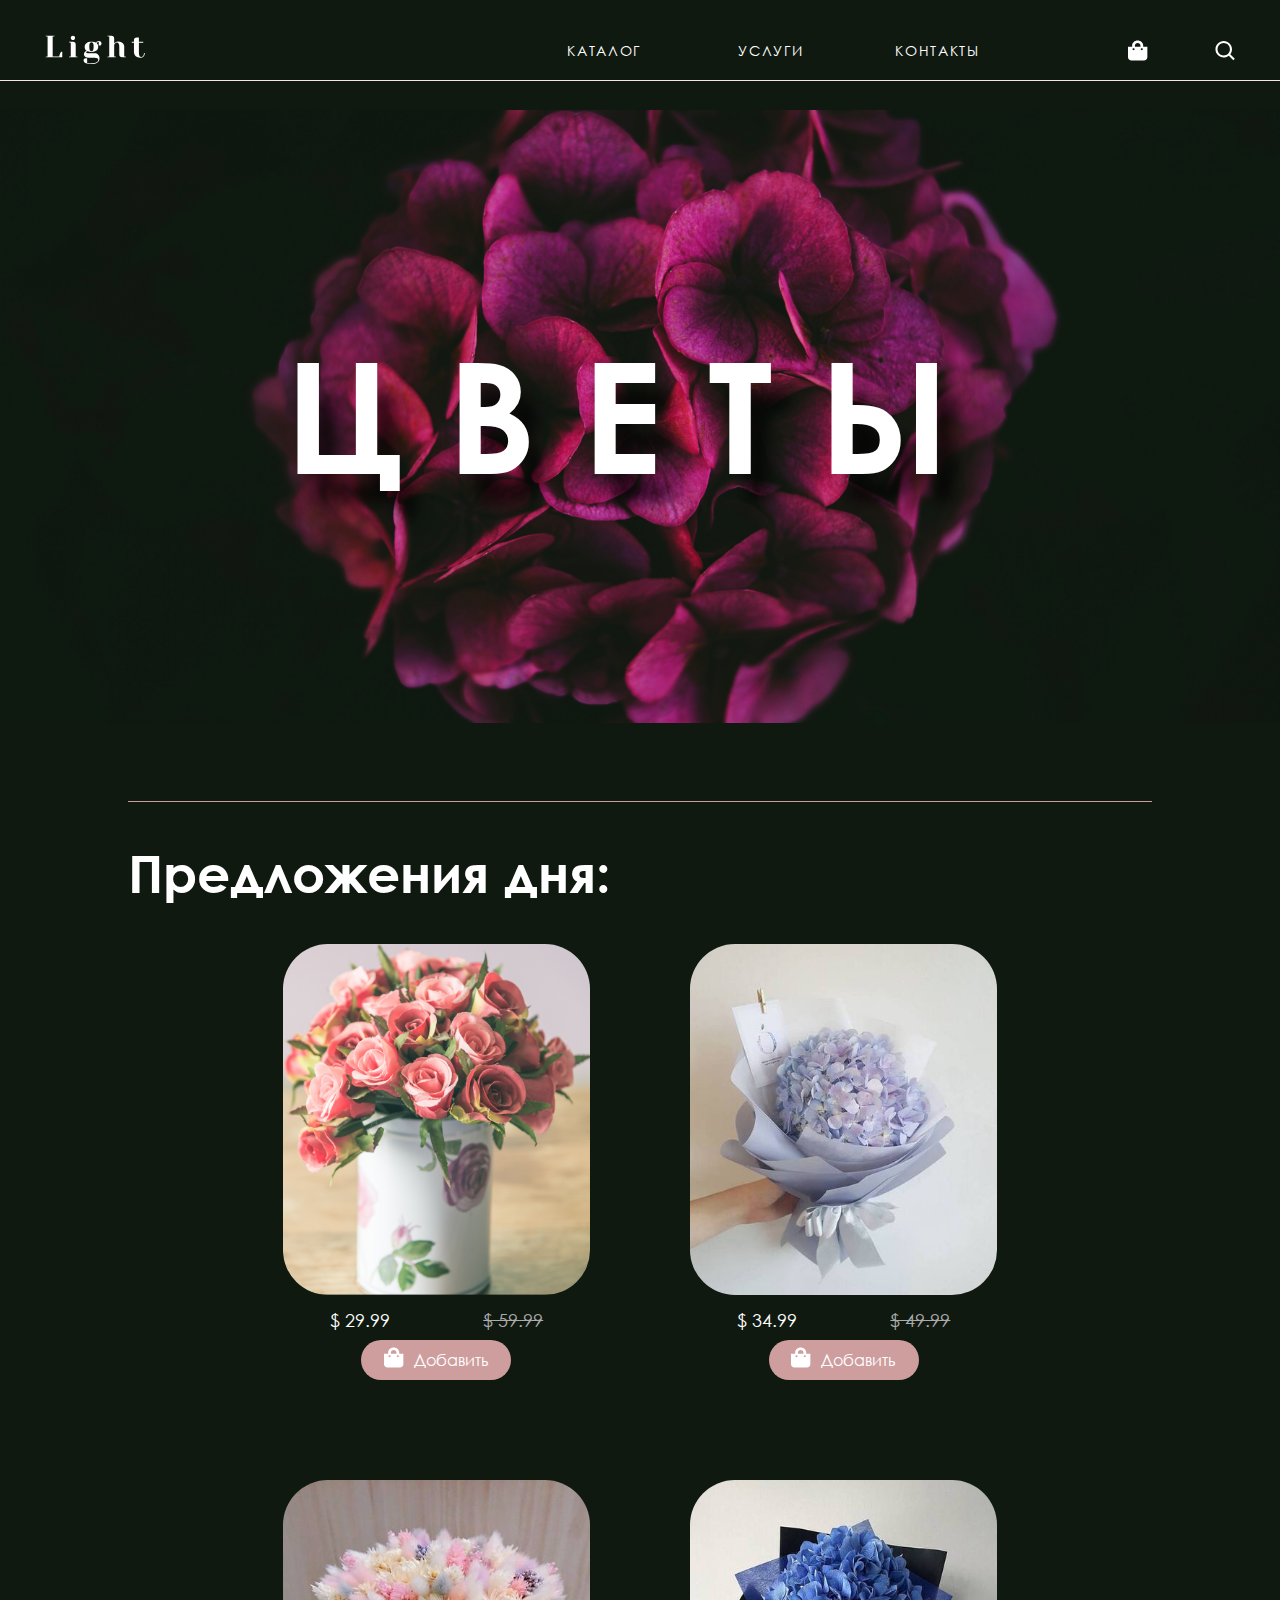
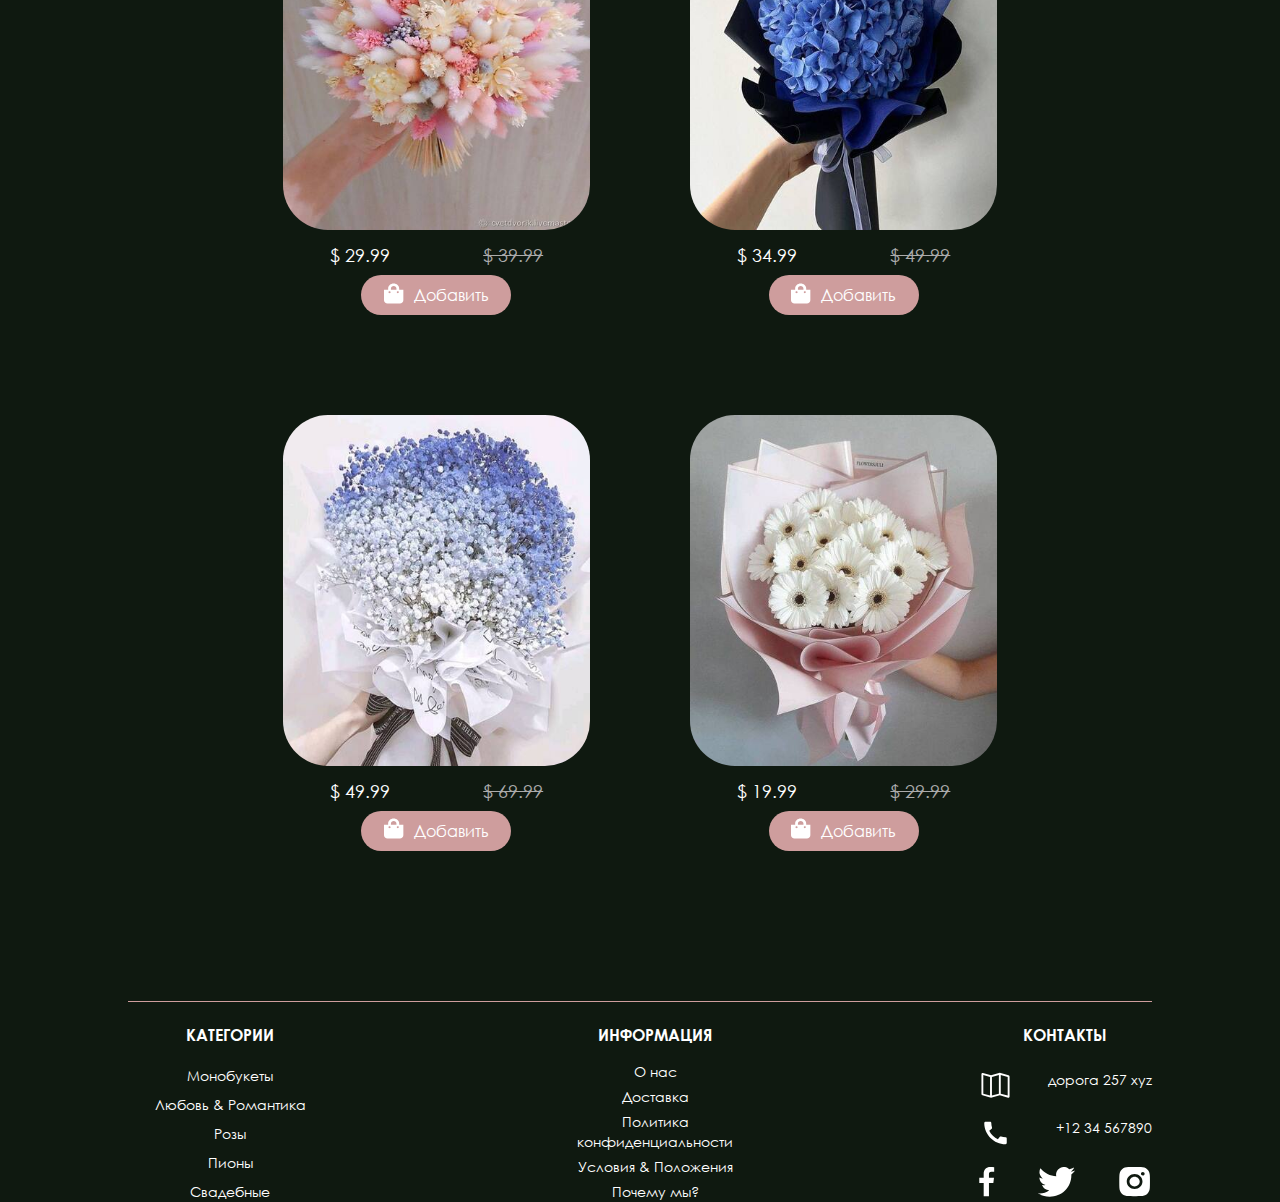
<file: index.html>
<!DOCTYPE html>
<html lang="en">
<head>

    <link rel="stylesheet" href="./styles/obnulator.css">
    <link rel="stylesheet" href="./styles/style.css">

    <meta charset="UTF-8">
    <meta http-equiv="X-UA-Compatible" content="IE=edge">
    <meta name="viewport" content="width=device-width, initial-scale=1.0">

    <title>Магазин цветов</title>
</head>

<body>

    <nav>
        <div class="nav">
            <figure class="nav__logo">
              <a href="index.html">
                  <svg class="white" width="123" height="36" viewBox="0 0 123 36" fill="none" xmlns="http://www.w3.org/2000/svg">
                      <path d="M0.9 26.43L3.18 25.86V1.54L0.9 0.969998V0.399998H11.73V0.969998L9.45 1.54V26.05H17.62C17.62 24.454 18.0253 22.972 18.836 21.604C19.1907 21.0213 19.6087 20.54 20.09 20.16H21.23V27H0.9V26.43ZM29.4134 26.43L31.6934 25.86V9.14L29.4134 8.57V8H34.3534C36.6334 8 37.7734 9.14 37.7734 11.42V25.86L40.0534 26.43V27H29.4134V26.43ZM34.3534 5.72C33.5934 5.72 32.96 5.46667 32.4534 4.96C31.9467 4.45333 31.6934 3.82 31.6934 3.06C31.6934 2.3 31.9467 1.66667 32.4534 1.16C32.96 0.653332 33.5934 0.399998 34.3534 0.399998C35.1134 0.399998 35.7467 0.653332 36.2534 1.16C36.76 1.66667 37.0134 2.3 37.0134 3.06C37.0134 3.82 36.76 4.45333 36.2534 4.96C35.7467 5.46667 35.1134 5.72 34.3534 5.72ZM56.9574 35.17C54.7028 35.17 52.8661 34.9673 51.4474 34.562C50.0288 34.1567 49.0028 33.6373 48.3694 33.004C47.7614 32.3707 47.4574 31.6993 47.4574 30.99C47.4574 30.1287 47.7108 29.432 48.2174 28.9C48.7494 28.3933 49.4461 28.14 50.3074 28.14C50.5101 28.14 50.8774 28.178 51.4094 28.254L51.8274 28.33V33.65C52.1314 33.7513 52.6128 33.878 53.2714 34.03C54.4368 34.2833 55.5388 34.41 56.5774 34.41C59.6681 34.41 61.9228 33.9667 63.3414 33.08C64.7854 32.2187 65.5074 31.142 65.5074 29.85C65.5074 28.2033 63.9874 27.38 60.9474 27.38H53.7274C51.8274 27.38 50.3708 26.9873 49.3574 26.202C48.3441 25.4167 47.8374 24.416 47.8374 23.2C47.8374 21.984 48.4328 20.9073 49.6234 19.97C50.1048 19.6153 50.7128 19.2987 51.4474 19.02C50.5101 18.4373 49.8261 17.7533 49.3954 16.968C48.9901 16.1573 48.7874 15.1947 48.7874 14.08C48.7874 12.2053 49.4968 10.698 50.9154 9.558C52.3341 8.39267 54.4114 7.81 57.1474 7.81C58.3381 7.81 59.4274 7.93667 60.4154 8.19C61.4288 8.418 62.2394 8.73467 62.8474 9.14C63.0501 8.70933 63.3161 8.32933 63.6454 8C64.4054 7.24 65.3428 6.86 66.4574 6.86C67.3188 6.86 68.0408 7.164 68.6234 7.772C69.2061 8.35467 69.4974 9.12733 69.4974 10.09C69.4974 10.8247 69.2948 11.42 68.8894 11.876C68.5094 12.332 68.0154 12.56 67.4074 12.56C67.1288 12.56 66.8121 12.5347 66.4574 12.484L66.0774 12.37V7.81C65.4188 7.81 64.7981 8.12667 64.2154 8.76C63.9874 8.988 63.7848 9.30467 63.6074 9.71C64.8741 10.8247 65.5074 12.2813 65.5074 14.08C65.5074 15.9547 64.7981 17.4747 63.3794 18.64C61.9608 19.78 59.8834 20.35 57.1474 20.35C55.3234 20.35 53.6768 20.0333 52.2074 19.4L51.4474 19.78C51.1941 19.932 51.0041 20.084 50.8774 20.236C50.7508 20.3627 50.6874 20.5273 50.6874 20.73C50.6874 21.1607 50.9028 21.49 51.3334 21.718C51.7894 21.946 52.5874 22.06 53.7274 22.06H60.9474C62.8474 22.06 64.3294 22.6173 65.3934 23.732C66.4828 24.8213 67.0274 26.354 67.0274 28.33C67.0274 30.3567 66.1788 32.0033 64.4814 33.27C62.8094 34.5367 60.3014 35.17 56.9574 35.17ZM57.1474 19.59C57.9834 19.59 58.6294 19.1847 59.0854 18.374C59.5668 17.5633 59.8074 16.132 59.8074 14.08C59.8074 12.028 59.5668 10.5967 59.0854 9.786C58.6294 8.97533 57.9834 8.57 57.1474 8.57C56.3114 8.57 55.6528 8.97533 55.1714 9.786C54.7154 10.5967 54.4874 12.028 54.4874 14.08C54.4874 16.132 54.7154 17.5633 55.1714 18.374C55.6528 19.1847 56.3114 19.59 57.1474 19.59ZM76.7352 26.43L79.0152 25.86V1.54L76.7352 0.969998V0.399998H81.6752C83.9552 0.399998 85.0952 1.54 85.0952 3.82V9.9C85.4752 9.39333 85.8679 8.988 86.2732 8.684C87.3626 7.848 88.6166 7.43 90.0352 7.43C91.4539 7.43 92.7206 7.734 93.8352 8.342C94.9752 8.92467 95.8619 9.69733 96.4952 10.66C97.1286 11.6227 97.4452 12.636 97.4452 13.7V25.86L99.7252 26.43V27H94.7852C92.5052 27 91.3652 25.86 91.3652 23.58V13.7C91.3652 12.104 91.0739 10.888 90.4912 10.052C89.9339 9.19067 89.2752 8.76 88.5152 8.76C87.5526 8.76 86.6912 9.26667 85.9312 10.28C85.6019 10.7107 85.3232 11.2173 85.0952 11.8V25.86L87.3752 26.43V27H76.7352V26.43ZM117.587 27.57C115.915 27.57 114.458 27.266 113.217 26.658C112.001 26.05 111.063 25.214 110.405 24.15C109.746 23.086 109.417 21.8827 109.417 20.54V8.95H106.757V8H109.417V6.1C109.417 3.82 110.557 2.68 112.837 2.68H115.497V8H120.817V8.95H115.497V20.54C115.497 22.8707 115.737 24.4667 116.219 25.328C116.7 26.1893 117.409 26.62 118.347 26.62C119.259 26.62 120.057 26.1767 120.741 25.29C121.425 24.4033 121.767 23.2 121.767 21.68H122.717C122.717 23.5547 122.248 25.0113 121.311 26.05C120.373 27.0633 119.132 27.57 117.587 27.57Z" fill="white"/>
                  </svg>
                  <svg class="gray" width="123" height="36" viewBox="0 0 123 36" fill="none" xmlns="http://www.w3.org/2000/svg">
                    <path d="M0.9 26.43L3.18 25.86V1.54L0.9 0.969998V0.399998H11.73V0.969998L9.45 1.54V26.05H17.62C17.62 24.454 18.0253 22.972 18.836 21.604C19.1907 21.0213 19.6087 20.54 20.09 20.16H21.23V27H0.9V26.43ZM29.4134 26.43L31.6934 25.86V9.14L29.4134 8.57V8H34.3534C36.6334 8 37.7734 9.14 37.7734 11.42V25.86L40.0534 26.43V27H29.4134V26.43ZM34.3534 5.72C33.5934 5.72 32.96 5.46667 32.4534 4.96C31.9467 4.45333 31.6934 3.82 31.6934 3.06C31.6934 2.3 31.9467 1.66667 32.4534 1.16C32.96 0.653332 33.5934 0.399998 34.3534 0.399998C35.1134 0.399998 35.7467 0.653332 36.2534 1.16C36.76 1.66667 37.0134 2.3 37.0134 3.06C37.0134 3.82 36.76 4.45333 36.2534 4.96C35.7467 5.46667 35.1134 5.72 34.3534 5.72ZM56.9574 35.17C54.7028 35.17 52.8661 34.9673 51.4474 34.562C50.0288 34.1567 49.0028 33.6373 48.3694 33.004C47.7614 32.3707 47.4574 31.6993 47.4574 30.99C47.4574 30.1287 47.7108 29.432 48.2174 28.9C48.7494 28.3933 49.4461 28.14 50.3074 28.14C50.5101 28.14 50.8774 28.178 51.4094 28.254L51.8274 28.33V33.65C52.1314 33.7513 52.6128 33.878 53.2714 34.03C54.4368 34.2833 55.5388 34.41 56.5774 34.41C59.6681 34.41 61.9228 33.9667 63.3414 33.08C64.7854 32.2187 65.5074 31.142 65.5074 29.85C65.5074 28.2033 63.9874 27.38 60.9474 27.38H53.7274C51.8274 27.38 50.3708 26.9873 49.3574 26.202C48.3441 25.4167 47.8374 24.416 47.8374 23.2C47.8374 21.984 48.4328 20.9073 49.6234 19.97C50.1048 19.6153 50.7128 19.2987 51.4474 19.02C50.5101 18.4373 49.8261 17.7533 49.3954 16.968C48.9901 16.1573 48.7874 15.1947 48.7874 14.08C48.7874 12.2053 49.4968 10.698 50.9154 9.558C52.3341 8.39267 54.4114 7.81 57.1474 7.81C58.3381 7.81 59.4274 7.93667 60.4154 8.19C61.4288 8.418 62.2394 8.73467 62.8474 9.14C63.0501 8.70933 63.3161 8.32933 63.6454 8C64.4054 7.24 65.3428 6.86 66.4574 6.86C67.3188 6.86 68.0408 7.164 68.6234 7.772C69.2061 8.35467 69.4974 9.12733 69.4974 10.09C69.4974 10.8247 69.2948 11.42 68.8894 11.876C68.5094 12.332 68.0154 12.56 67.4074 12.56C67.1288 12.56 66.8121 12.5347 66.4574 12.484L66.0774 12.37V7.81C65.4188 7.81 64.7981 8.12667 64.2154 8.76C63.9874 8.988 63.7848 9.30467 63.6074 9.71C64.8741 10.8247 65.5074 12.2813 65.5074 14.08C65.5074 15.9547 64.7981 17.4747 63.3794 18.64C61.9608 19.78 59.8834 20.35 57.1474 20.35C55.3234 20.35 53.6768 20.0333 52.2074 19.4L51.4474 19.78C51.1941 19.932 51.0041 20.084 50.8774 20.236C50.7508 20.3627 50.6874 20.5273 50.6874 20.73C50.6874 21.1607 50.9028 21.49 51.3334 21.718C51.7894 21.946 52.5874 22.06 53.7274 22.06H60.9474C62.8474 22.06 64.3294 22.6173 65.3934 23.732C66.4828 24.8213 67.0274 26.354 67.0274 28.33C67.0274 30.3567 66.1788 32.0033 64.4814 33.27C62.8094 34.5367 60.3014 35.17 56.9574 35.17ZM57.1474 19.59C57.9834 19.59 58.6294 19.1847 59.0854 18.374C59.5668 17.5633 59.8074 16.132 59.8074 14.08C59.8074 12.028 59.5668 10.5967 59.0854 9.786C58.6294 8.97533 57.9834 8.57 57.1474 8.57C56.3114 8.57 55.6528 8.97533 55.1714 9.786C54.7154 10.5967 54.4874 12.028 54.4874 14.08C54.4874 16.132 54.7154 17.5633 55.1714 18.374C55.6528 19.1847 56.3114 19.59 57.1474 19.59ZM76.7352 26.43L79.0152 25.86V1.54L76.7352 0.969998V0.399998H81.6752C83.9552 0.399998 85.0952 1.54 85.0952 3.82V9.9C85.4752 9.39333 85.8679 8.988 86.2732 8.684C87.3626 7.848 88.6166 7.43 90.0352 7.43C91.4539 7.43 92.7206 7.734 93.8352 8.342C94.9752 8.92467 95.8619 9.69733 96.4952 10.66C97.1286 11.6227 97.4452 12.636 97.4452 13.7V25.86L99.7252 26.43V27H94.7852C92.5052 27 91.3652 25.86 91.3652 23.58V13.7C91.3652 12.104 91.0739 10.888 90.4912 10.052C89.9339 9.19067 89.2752 8.76 88.5152 8.76C87.5526 8.76 86.6912 9.26667 85.9312 10.28C85.6019 10.7107 85.3232 11.2173 85.0952 11.8V25.86L87.3752 26.43V27H76.7352V26.43ZM117.587 27.57C115.915 27.57 114.458 27.266 113.217 26.658C112.001 26.05 111.063 25.214 110.405 24.15C109.746 23.086 109.417 21.8827 109.417 20.54V8.95H106.757V8H109.417V6.1C109.417 3.82 110.557 2.68 112.837 2.68H115.497V8H120.817V8.95H115.497V20.54C115.497 22.8707 115.737 24.4667 116.219 25.328C116.7 26.1893 117.409 26.62 118.347 26.62C119.259 26.62 120.057 26.1767 120.741 25.29C121.425 24.4033 121.767 23.2 121.767 21.68H122.717C122.717 23.5547 122.248 25.0113 121.311 26.05C120.373 27.0633 119.132 27.57 117.587 27.57Z" fill="gray"/>
                </svg>
              </a>                 
           </figure>
            <div class="nav__links">
               <div class="nav__links__text">
                    <a href="catalog.html">КАТАЛОГ</a>
                    <a href="services.html">УСЛУГИ</a>
                    <a href="#contactUs">КОНТАКТЫ</a>
                </div>
                <figure class="nav__links__img">
                    <a href="shopping_cart.html">
                        <svg class="white" width="27" height="27" viewBox="0 0 27 27" fill="none" xmlns="http://www.w3.org/2000/svg">
                            <path d="M20.53 8.4375V6.75C20.53 3.02801 17.1809 0 13.0645 0C8.94803 0 5.59908 3.02801 5.59908 6.75V8.4375H0V22.7812C0 25.1112 2.08898 27 4.6659 27H21.4631C24.0401 27 26.129 25.1112 26.129 22.7812V8.4375H20.53ZM9.3318 6.75C9.3318 4.889 11.0063 3.375 13.0645 3.375C15.1228 3.375 16.7972 4.889 16.7972 6.75V8.4375H9.3318V6.75ZM18.6636 13.0781C17.8905 13.0781 17.2638 12.5115 17.2638 11.8125C17.2638 11.1135 17.8905 10.5469 18.6636 10.5469C19.4367 10.5469 20.0634 11.1135 20.0634 11.8125C20.0634 12.5115 19.4367 13.0781 18.6636 13.0781ZM7.46544 13.0781C6.69236 13.0781 6.06567 12.5115 6.06567 11.8125C6.06567 11.1135 6.69236 10.5469 7.46544 10.5469C8.23852 10.5469 8.86521 11.1135 8.86521 11.8125C8.86521 12.5115 8.23852 13.0781 7.46544 13.0781Z" fill="white"/>
                        </svg>
                        <svg class="gray" width="27" height="27" viewBox="0 0 27 27" fill="none" xmlns="http://www.w3.org/2000/svg">
                            <path d="M20.53 8.4375V6.75C20.53 3.02801 17.1809 0 13.0645 0C8.94803 0 5.59908 3.02801 5.59908 6.75V8.4375H0V22.7812C0 25.1112 2.08898 27 4.6659 27H21.4631C24.0401 27 26.129 25.1112 26.129 22.7812V8.4375H20.53ZM9.3318 6.75C9.3318 4.889 11.0063 3.375 13.0645 3.375C15.1228 3.375 16.7972 4.889 16.7972 6.75V8.4375H9.3318V6.75ZM18.6636 13.0781C17.8905 13.0781 17.2638 12.5115 17.2638 11.8125C17.2638 11.1135 17.8905 10.5469 18.6636 10.5469C19.4367 10.5469 20.0634 11.1135 20.0634 11.8125C20.0634 12.5115 19.4367 13.0781 18.6636 13.0781ZM7.46544 13.0781C6.69236 13.0781 6.06567 12.5115 6.06567 11.8125C6.06567 11.1135 6.69236 10.5469 7.46544 10.5469C8.23852 10.5469 8.86521 11.1135 8.86521 11.8125C8.86521 12.5115 8.23852 13.0781 7.46544 13.0781Z" fill="gray"/>
                        </svg>     
                    </a>
                    <a href="">
                        <svg class="white" width="25" height="25" viewBox="0 0 25 25" fill="none" xmlns="http://www.w3.org/2000/svg">
                            <path d="M10.9167 21.25C13.2094 21.2495 15.436 20.482 17.242 19.0697L22.9202 24.7478L24.7466 22.9214L19.0684 17.2432C20.4815 15.4371 21.2495 13.2099 21.25 10.9167C21.25 5.21912 16.6143 0.583328 10.9167 0.583328C5.21917 0.583328 0.583374 5.21912 0.583374 10.9167C0.583374 16.6142 5.21917 21.25 10.9167 21.25ZM10.9167 3.16666C15.1908 3.16666 18.6667 6.64254 18.6667 10.9167C18.6667 15.1908 15.1908 18.6667 10.9167 18.6667C6.64258 18.6667 3.16671 15.1908 3.16671 10.9167C3.16671 6.64254 6.64258 3.16666 10.9167 3.16666Z" fill="white"/>
                        </svg>
                        <svg class="gray" width="25" height="25" viewBox="0 0 25 25" fill="none" xmlns="http://www.w3.org/2000/svg">
                            <path d="M10.9167 21.25C13.2094 21.2495 15.436 20.482 17.242 19.0697L22.9202 24.7478L24.7466 22.9214L19.0684 17.2432C20.4815 15.4371 21.2495 13.2099 21.25 10.9167C21.25 5.21912 16.6143 0.583328 10.9167 0.583328C5.21917 0.583328 0.583374 5.21912 0.583374 10.9167C0.583374 16.6142 5.21917 21.25 10.9167 21.25ZM10.9167 3.16666C15.1908 3.16666 18.6667 6.64254 18.6667 10.9167C18.6667 15.1908 15.1908 18.6667 10.9167 18.6667C6.64258 18.6667 3.16671 15.1908 3.16671 10.9167C3.16671 6.64254 6.64258 3.16666 10.9167 3.16666Z" fill="gray"/>
                        </svg>
                    </a>
                </figure>
            </div>
        </div>

        <div class="nav__line"></div>
    </nav>

    <main>
         <div class="main__screen__text">
             ЦВЕТЫ
         </div>
    </main>

    <section>
        <div class="dailyOffers">
            <div class="dailyOffers__line"></div>
            <div class="dailyOffers__heading">
                Предложения дня:
            </div>
            <div class="dailyOffers__grid">
                <div class="dailyOffers__grid__element">
                    <a href="buqet_review.html">
                        <figure>
                            <img src="./img/buqet1.png" alt="">
                        </figure>
                    </a>
                    <div class="dayliOffers__grid__element__about">
                        <div class="dailyOffers__grid__element__about__price">
                            <div class="dayliOffers__grid__element__about__price__new">$ 29.99</div>
                            <div class="dayliOffers__grid__element__about__price__old">$ 59.99</div>
                        </div>
                        <a href="#0">
                            <div class="dayliOffers__grid__element__about__button">
                                <figure>
                                    <svg class="white" width="27" height="27" viewBox="0 0 27 27" fill="none" xmlns="http://www.w3.org/2000/svg">
                                        <path d="M20.53 8.4375V6.75C20.53 3.02801 17.1809 0 13.0645 0C8.94803 0 5.59908 3.02801 5.59908 6.75V8.4375H0V22.7812C0 25.1112 2.08898 27 4.6659 27H21.4631C24.0401 27 26.129 25.1112 26.129 22.7812V8.4375H20.53ZM9.3318 6.75C9.3318 4.889 11.0063 3.375 13.0645 3.375C15.1228 3.375 16.7972 4.889 16.7972 6.75V8.4375H9.3318V6.75ZM18.6636 13.0781C17.8905 13.0781 17.2638 12.5115 17.2638 11.8125C17.2638 11.1135 17.8905 10.5469 18.6636 10.5469C19.4367 10.5469 20.0634 11.1135 20.0634 11.8125C20.0634 12.5115 19.4367 13.0781 18.6636 13.0781ZM7.46544 13.0781C6.69236 13.0781 6.06567 12.5115 6.06567 11.8125C6.06567 11.1135 6.69236 10.5469 7.46544 10.5469C8.23852 10.5469 8.86521 11.1135 8.86521 11.8125C8.86521 12.5115 8.23852 13.0781 7.46544 13.0781Z" fill="white"/>
                                    </svg>
                                    <svg class="gray" width="27" height="27" viewBox="0 0 27 27" fill="none" xmlns="http://www.w3.org/2000/svg">
                                        <path d="M20.53 8.4375V6.75C20.53 3.02801 17.1809 0 13.0645 0C8.94803 0 5.59908 3.02801 5.59908 6.75V8.4375H0V22.7812C0 25.1112 2.08898 27 4.6659 27H21.4631C24.0401 27 26.129 25.1112 26.129 22.7812V8.4375H20.53ZM9.3318 6.75C9.3318 4.889 11.0063 3.375 13.0645 3.375C15.1228 3.375 16.7972 4.889 16.7972 6.75V8.4375H9.3318V6.75ZM18.6636 13.0781C17.8905 13.0781 17.2638 12.5115 17.2638 11.8125C17.2638 11.1135 17.8905 10.5469 18.6636 10.5469C19.4367 10.5469 20.0634 11.1135 20.0634 11.8125C20.0634 12.5115 19.4367 13.0781 18.6636 13.0781ZM7.46544 13.0781C6.69236 13.0781 6.06567 12.5115 6.06567 11.8125C6.06567 11.1135 6.69236 10.5469 7.46544 10.5469C8.23852 10.5469 8.86521 11.1135 8.86521 11.8125C8.86521 12.5115 8.23852 13.0781 7.46544 13.0781Z" fill="lightgray"/>
                                    </svg>                                
                                </figure>
                                <div>
                                    Добавить
                                </div>
                            </div>
                        </a>
                    </div>
                </div>
                <div class="dailyOffers__grid__element">
                    <a href="buqet_review.html">
                        <figure>
                            <img src="./img/main1.jpg" alt="">
                        </figure>
                    </a>
                    <div class="dayliOffers__grid__element__about">
                        <div class="dailyOffers__grid__element__about__price">
                            <div class="dayliOffers__grid__element__about__price__new">$ 34.99</div>
                            <div class="dayliOffers__grid__element__about__price__old">$ 49.99</div>
                        </div>
                        <a href="#0">
                            <div class="dayliOffers__grid__element__about__button">
                                <figure>
                                    <svg class="white" width="27" height="27" viewBox="0 0 27 27" fill="none" xmlns="http://www.w3.org/2000/svg">
                                        <path d="M20.53 8.4375V6.75C20.53 3.02801 17.1809 0 13.0645 0C8.94803 0 5.59908 3.02801 5.59908 6.75V8.4375H0V22.7812C0 25.1112 2.08898 27 4.6659 27H21.4631C24.0401 27 26.129 25.1112 26.129 22.7812V8.4375H20.53ZM9.3318 6.75C9.3318 4.889 11.0063 3.375 13.0645 3.375C15.1228 3.375 16.7972 4.889 16.7972 6.75V8.4375H9.3318V6.75ZM18.6636 13.0781C17.8905 13.0781 17.2638 12.5115 17.2638 11.8125C17.2638 11.1135 17.8905 10.5469 18.6636 10.5469C19.4367 10.5469 20.0634 11.1135 20.0634 11.8125C20.0634 12.5115 19.4367 13.0781 18.6636 13.0781ZM7.46544 13.0781C6.69236 13.0781 6.06567 12.5115 6.06567 11.8125C6.06567 11.1135 6.69236 10.5469 7.46544 10.5469C8.23852 10.5469 8.86521 11.1135 8.86521 11.8125C8.86521 12.5115 8.23852 13.0781 7.46544 13.0781Z" fill="white"/>
                                    </svg>
                                    <svg class="gray" width="27" height="27" viewBox="0 0 27 27" fill="none" xmlns="http://www.w3.org/2000/svg">
                                        <path d="M20.53 8.4375V6.75C20.53 3.02801 17.1809 0 13.0645 0C8.94803 0 5.59908 3.02801 5.59908 6.75V8.4375H0V22.7812C0 25.1112 2.08898 27 4.6659 27H21.4631C24.0401 27 26.129 25.1112 26.129 22.7812V8.4375H20.53ZM9.3318 6.75C9.3318 4.889 11.0063 3.375 13.0645 3.375C15.1228 3.375 16.7972 4.889 16.7972 6.75V8.4375H9.3318V6.75ZM18.6636 13.0781C17.8905 13.0781 17.2638 12.5115 17.2638 11.8125C17.2638 11.1135 17.8905 10.5469 18.6636 10.5469C19.4367 10.5469 20.0634 11.1135 20.0634 11.8125C20.0634 12.5115 19.4367 13.0781 18.6636 13.0781ZM7.46544 13.0781C6.69236 13.0781 6.06567 12.5115 6.06567 11.8125C6.06567 11.1135 6.69236 10.5469 7.46544 10.5469C8.23852 10.5469 8.86521 11.1135 8.86521 11.8125C8.86521 12.5115 8.23852 13.0781 7.46544 13.0781Z" fill="lightgray"/>
                                    </svg>                                
                                </figure>
                                <div>
                                    Добавить
                                </div>
                            </div>
                        </a>
                    </div>
                </div>
                <div class="dailyOffers__grid__element">
                    <a href="buqet_review.html">
                        <figure>
                            <img src="./img/main2.jpg" alt="">
                        </figure>
                    </a>
                    <div class="dayliOffers__grid__element__about">
                        <div class="dailyOffers__grid__element__about__price">
                            <div class="dayliOffers__grid__element__about__price__new">$ 29.99</div>
                            <div class="dayliOffers__grid__element__about__price__old">$ 39.99</div>
                        </div>
                        <a href="#0">
                            <div class="dayliOffers__grid__element__about__button">
                                <figure>
                                    <svg class="white" width="27" height="27" viewBox="0 0 27 27" fill="none" xmlns="http://www.w3.org/2000/svg">
                                        <path d="M20.53 8.4375V6.75C20.53 3.02801 17.1809 0 13.0645 0C8.94803 0 5.59908 3.02801 5.59908 6.75V8.4375H0V22.7812C0 25.1112 2.08898 27 4.6659 27H21.4631C24.0401 27 26.129 25.1112 26.129 22.7812V8.4375H20.53ZM9.3318 6.75C9.3318 4.889 11.0063 3.375 13.0645 3.375C15.1228 3.375 16.7972 4.889 16.7972 6.75V8.4375H9.3318V6.75ZM18.6636 13.0781C17.8905 13.0781 17.2638 12.5115 17.2638 11.8125C17.2638 11.1135 17.8905 10.5469 18.6636 10.5469C19.4367 10.5469 20.0634 11.1135 20.0634 11.8125C20.0634 12.5115 19.4367 13.0781 18.6636 13.0781ZM7.46544 13.0781C6.69236 13.0781 6.06567 12.5115 6.06567 11.8125C6.06567 11.1135 6.69236 10.5469 7.46544 10.5469C8.23852 10.5469 8.86521 11.1135 8.86521 11.8125C8.86521 12.5115 8.23852 13.0781 7.46544 13.0781Z" fill="white"/>
                                    </svg>
                                    <svg class="gray" width="27" height="27" viewBox="0 0 27 27" fill="none" xmlns="http://www.w3.org/2000/svg">
                                        <path d="M20.53 8.4375V6.75C20.53 3.02801 17.1809 0 13.0645 0C8.94803 0 5.59908 3.02801 5.59908 6.75V8.4375H0V22.7812C0 25.1112 2.08898 27 4.6659 27H21.4631C24.0401 27 26.129 25.1112 26.129 22.7812V8.4375H20.53ZM9.3318 6.75C9.3318 4.889 11.0063 3.375 13.0645 3.375C15.1228 3.375 16.7972 4.889 16.7972 6.75V8.4375H9.3318V6.75ZM18.6636 13.0781C17.8905 13.0781 17.2638 12.5115 17.2638 11.8125C17.2638 11.1135 17.8905 10.5469 18.6636 10.5469C19.4367 10.5469 20.0634 11.1135 20.0634 11.8125C20.0634 12.5115 19.4367 13.0781 18.6636 13.0781ZM7.46544 13.0781C6.69236 13.0781 6.06567 12.5115 6.06567 11.8125C6.06567 11.1135 6.69236 10.5469 7.46544 10.5469C8.23852 10.5469 8.86521 11.1135 8.86521 11.8125C8.86521 12.5115 8.23852 13.0781 7.46544 13.0781Z" fill="lightgray"/>
                                    </svg>                                
                                </figure>
                                <div>
                                    Добавить
                                </div>
                            </div>
                        </a>
                    </div>
                </div>
                <div class="dailyOffers__grid__element">
                    <a href="buqet_review.html">
                        <figure>
                            <img src="./img/main3.jpg" alt="">
                        </figure>
                    </a>
                    <div class="dayliOffers__grid__element__about">
                        <div class="dailyOffers__grid__element__about__price">
                            <div class="dayliOffers__grid__element__about__price__new">$ 34.99</div>
                            <div class="dayliOffers__grid__element__about__price__old">$ 49.99</div>
                        </div>
                        <a href="#0">
                            <div class="dayliOffers__grid__element__about__button">
                                <figure>
                                    <svg class="white" width="27" height="27" viewBox="0 0 27 27" fill="none" xmlns="http://www.w3.org/2000/svg">
                                        <path d="M20.53 8.4375V6.75C20.53 3.02801 17.1809 0 13.0645 0C8.94803 0 5.59908 3.02801 5.59908 6.75V8.4375H0V22.7812C0 25.1112 2.08898 27 4.6659 27H21.4631C24.0401 27 26.129 25.1112 26.129 22.7812V8.4375H20.53ZM9.3318 6.75C9.3318 4.889 11.0063 3.375 13.0645 3.375C15.1228 3.375 16.7972 4.889 16.7972 6.75V8.4375H9.3318V6.75ZM18.6636 13.0781C17.8905 13.0781 17.2638 12.5115 17.2638 11.8125C17.2638 11.1135 17.8905 10.5469 18.6636 10.5469C19.4367 10.5469 20.0634 11.1135 20.0634 11.8125C20.0634 12.5115 19.4367 13.0781 18.6636 13.0781ZM7.46544 13.0781C6.69236 13.0781 6.06567 12.5115 6.06567 11.8125C6.06567 11.1135 6.69236 10.5469 7.46544 10.5469C8.23852 10.5469 8.86521 11.1135 8.86521 11.8125C8.86521 12.5115 8.23852 13.0781 7.46544 13.0781Z" fill="white"/>
                                    </svg>
                                    <svg class="gray" width="27" height="27" viewBox="0 0 27 27" fill="none" xmlns="http://www.w3.org/2000/svg">
                                        <path d="M20.53 8.4375V6.75C20.53 3.02801 17.1809 0 13.0645 0C8.94803 0 5.59908 3.02801 5.59908 6.75V8.4375H0V22.7812C0 25.1112 2.08898 27 4.6659 27H21.4631C24.0401 27 26.129 25.1112 26.129 22.7812V8.4375H20.53ZM9.3318 6.75C9.3318 4.889 11.0063 3.375 13.0645 3.375C15.1228 3.375 16.7972 4.889 16.7972 6.75V8.4375H9.3318V6.75ZM18.6636 13.0781C17.8905 13.0781 17.2638 12.5115 17.2638 11.8125C17.2638 11.1135 17.8905 10.5469 18.6636 10.5469C19.4367 10.5469 20.0634 11.1135 20.0634 11.8125C20.0634 12.5115 19.4367 13.0781 18.6636 13.0781ZM7.46544 13.0781C6.69236 13.0781 6.06567 12.5115 6.06567 11.8125C6.06567 11.1135 6.69236 10.5469 7.46544 10.5469C8.23852 10.5469 8.86521 11.1135 8.86521 11.8125C8.86521 12.5115 8.23852 13.0781 7.46544 13.0781Z" fill="lightgray"/>
                                    </svg>                                
                                </figure>
                                <div>
                                    Добавить
                                </div>
                            </div>
                        </a>
                    </div>
                </div>
                <div class="dailyOffers__grid__element">
                    <a href="buqet_review.html">
                        <figure>
                            <img src="./img/main4.jpg" alt="">
                        </figure>
                    </a>
                    <div class="dayliOffers__grid__element__about">
                        <div class="dailyOffers__grid__element__about__price">
                            <div class="dayliOffers__grid__element__about__price__new">$ 49.99</div>
                            <div class="dayliOffers__grid__element__about__price__old">$ 69.99</div>
                        </div>
                        <a href="#0">
                            <div class="dayliOffers__grid__element__about__button">
                                <figure>
                                    <svg class="white" width="27" height="27" viewBox="0 0 27 27" fill="none" xmlns="http://www.w3.org/2000/svg">
                                        <path d="M20.53 8.4375V6.75C20.53 3.02801 17.1809 0 13.0645 0C8.94803 0 5.59908 3.02801 5.59908 6.75V8.4375H0V22.7812C0 25.1112 2.08898 27 4.6659 27H21.4631C24.0401 27 26.129 25.1112 26.129 22.7812V8.4375H20.53ZM9.3318 6.75C9.3318 4.889 11.0063 3.375 13.0645 3.375C15.1228 3.375 16.7972 4.889 16.7972 6.75V8.4375H9.3318V6.75ZM18.6636 13.0781C17.8905 13.0781 17.2638 12.5115 17.2638 11.8125C17.2638 11.1135 17.8905 10.5469 18.6636 10.5469C19.4367 10.5469 20.0634 11.1135 20.0634 11.8125C20.0634 12.5115 19.4367 13.0781 18.6636 13.0781ZM7.46544 13.0781C6.69236 13.0781 6.06567 12.5115 6.06567 11.8125C6.06567 11.1135 6.69236 10.5469 7.46544 10.5469C8.23852 10.5469 8.86521 11.1135 8.86521 11.8125C8.86521 12.5115 8.23852 13.0781 7.46544 13.0781Z" fill="white"/>
                                    </svg>
                                    <svg class="gray" width="27" height="27" viewBox="0 0 27 27" fill="none" xmlns="http://www.w3.org/2000/svg">
                                        <path d="M20.53 8.4375V6.75C20.53 3.02801 17.1809 0 13.0645 0C8.94803 0 5.59908 3.02801 5.59908 6.75V8.4375H0V22.7812C0 25.1112 2.08898 27 4.6659 27H21.4631C24.0401 27 26.129 25.1112 26.129 22.7812V8.4375H20.53ZM9.3318 6.75C9.3318 4.889 11.0063 3.375 13.0645 3.375C15.1228 3.375 16.7972 4.889 16.7972 6.75V8.4375H9.3318V6.75ZM18.6636 13.0781C17.8905 13.0781 17.2638 12.5115 17.2638 11.8125C17.2638 11.1135 17.8905 10.5469 18.6636 10.5469C19.4367 10.5469 20.0634 11.1135 20.0634 11.8125C20.0634 12.5115 19.4367 13.0781 18.6636 13.0781ZM7.46544 13.0781C6.69236 13.0781 6.06567 12.5115 6.06567 11.8125C6.06567 11.1135 6.69236 10.5469 7.46544 10.5469C8.23852 10.5469 8.86521 11.1135 8.86521 11.8125C8.86521 12.5115 8.23852 13.0781 7.46544 13.0781Z" fill="lightgray"/>
                                    </svg>                                
                                </figure>
                                <div>
                                    Добавить
                                </div>
                            </div>
                        </a>
                    </div>
                </div>
                <div class="dailyOffers__grid__element">
                    <a href="buqet_review.html">
                        <figure>
                            <img src="./img/main5.jpg" alt="">
                        </figure>
                    </a>
                    <div class="dayliOffers__grid__element__about">
                        <div class="dailyOffers__grid__element__about__price">
                            <div class="dayliOffers__grid__element__about__price__new">$ 19.99</div>
                            <div class="dayliOffers__grid__element__about__price__old">$ 29.99</div>
                        </div>
                        <a href="#0">
                            <div class="dayliOffers__grid__element__about__button">
                                <figure>
                                    <svg class="white" width="27" height="27" viewBox="0 0 27 27" fill="none" xmlns="http://www.w3.org/2000/svg">
                                        <path d="M20.53 8.4375V6.75C20.53 3.02801 17.1809 0 13.0645 0C8.94803 0 5.59908 3.02801 5.59908 6.75V8.4375H0V22.7812C0 25.1112 2.08898 27 4.6659 27H21.4631C24.0401 27 26.129 25.1112 26.129 22.7812V8.4375H20.53ZM9.3318 6.75C9.3318 4.889 11.0063 3.375 13.0645 3.375C15.1228 3.375 16.7972 4.889 16.7972 6.75V8.4375H9.3318V6.75ZM18.6636 13.0781C17.8905 13.0781 17.2638 12.5115 17.2638 11.8125C17.2638 11.1135 17.8905 10.5469 18.6636 10.5469C19.4367 10.5469 20.0634 11.1135 20.0634 11.8125C20.0634 12.5115 19.4367 13.0781 18.6636 13.0781ZM7.46544 13.0781C6.69236 13.0781 6.06567 12.5115 6.06567 11.8125C6.06567 11.1135 6.69236 10.5469 7.46544 10.5469C8.23852 10.5469 8.86521 11.1135 8.86521 11.8125C8.86521 12.5115 8.23852 13.0781 7.46544 13.0781Z" fill="white"/>
                                    </svg>
                                    <svg class="gray" width="27" height="27" viewBox="0 0 27 27" fill="none" xmlns="http://www.w3.org/2000/svg">
                                        <path d="M20.53 8.4375V6.75C20.53 3.02801 17.1809 0 13.0645 0C8.94803 0 5.59908 3.02801 5.59908 6.75V8.4375H0V22.7812C0 25.1112 2.08898 27 4.6659 27H21.4631C24.0401 27 26.129 25.1112 26.129 22.7812V8.4375H20.53ZM9.3318 6.75C9.3318 4.889 11.0063 3.375 13.0645 3.375C15.1228 3.375 16.7972 4.889 16.7972 6.75V8.4375H9.3318V6.75ZM18.6636 13.0781C17.8905 13.0781 17.2638 12.5115 17.2638 11.8125C17.2638 11.1135 17.8905 10.5469 18.6636 10.5469C19.4367 10.5469 20.0634 11.1135 20.0634 11.8125C20.0634 12.5115 19.4367 13.0781 18.6636 13.0781ZM7.46544 13.0781C6.69236 13.0781 6.06567 12.5115 6.06567 11.8125C6.06567 11.1135 6.69236 10.5469 7.46544 10.5469C8.23852 10.5469 8.86521 11.1135 8.86521 11.8125C8.86521 12.5115 8.23852 13.0781 7.46544 13.0781Z" fill="lightgray"/>
                                    </svg>                                
                                </figure>
                                <div>
                                    Добавить
                                </div>
                            </div>
                        </a>
                    </div>
                </div>
            </div>
        </div>
    </section>

    <footer>
        <div class="footer" id="contactUs">
            <div class="footer__line"></div>
            <div class="footer__info">
                <div class="footer__info__categories">
                    <div class="footer__info__header">КАТЕГОРИИ</div>
                    <div><a href="catalog.html">Монобукеты</a></div>
                    <div><a href="catalog.html">Любовь & Романтика</a></div>
                    <div><a href="catalog.html">Розы</a></div>
                    <div><a href="catalog.html">Пионы</a></div>
                    <div><a href="catalog.html">Свадебные</a></div>
                </div>
                <div class="footer__info__information">
                    <div class="footer__info__header">ИНФОРМАЦИЯ</div>
                    <div><a href="services.html">О нас</a></div>
                    <div><a href="services.html">Доставка</a></div>
                    <div><a href="services.html">Политика конфиденциальности</a></div>
                    <div><a href="services.html">Условия & Положения</a></div>
                    <div><a href="services.html">Почему мы?</a></div>
                </div>
                <div class="footer__info__contactUs">
                    <div class="footer__info__header">КОНТАКТЫ</div>
                    <div class="footer__info__contactUs__map">
                        <figure>
                            <svg width="35" height="35" viewBox="0 0 35 35" fill="none" xmlns="http://www.w3.org/2000/svg">
                                <path d="M32.7076 6.0855L22.5312 3.23901L12.3252 6.11394L2.83411 3.42153C2.63073 3.36383 2.41675 3.35408 2.20896 3.39304C2.00118 3.432 1.80526 3.51862 1.63661 3.64608C1.46795 3.77355 1.33115 3.93838 1.23696 4.12765C1.14277 4.31691 1.09375 4.52543 1.09375 4.73684V28.02C1.09478 28.3768 1.21165 28.7236 1.42676 29.0083C1.64187 29.2929 1.9436 29.5 2.28655 29.5984L12.3229 32.4456L22.5334 29.5694L32.1709 32.2652C32.3741 32.322 32.5877 32.3311 32.7949 32.2916C33.0022 32.2521 33.1975 32.1652 33.3656 32.0376C33.5337 31.9101 33.6699 31.7453 33.7637 31.5563C33.8575 31.3673 33.9063 31.1592 33.9062 30.9482V7.66549C33.9053 7.30763 33.7879 6.95981 33.5716 6.67471C33.3553 6.38961 33.052 6.18276 32.7076 6.0855ZM11.1426 29.8366L3.28125 27.6064V5.82218L11.1426 8.05233V29.8366ZM21.4385 27.6048L13.3301 29.8888V8.10347L21.4385 5.81944V27.6048ZM31.7188 29.8669L23.626 27.6035V5.81664L31.7188 8.08009V29.8669Z" fill="white"/>
                            </svg>                                
                        </figure>
                        <div>дорога 257 xyz</div>
                    </div>
                    <div class="footer__info__contactUs__call">
                        <figure>
                            <svg width="35" height="35" viewBox="0 0 35 35" fill="none" xmlns="http://www.w3.org/2000/svg">
                                <path d="M29.1812 22.4292C27.3875 22.4292 25.6521 22.1375 24.0333 21.6125C23.7797 21.5265 23.5071 21.5138 23.2465 21.5757C22.986 21.6376 22.7482 21.7717 22.5604 21.9625L20.2708 24.8354C16.1437 22.8667 12.2792 19.1479 10.2229 14.875L13.0667 12.4542C13.4604 12.0458 13.5771 11.4771 13.4167 10.9667C12.8771 9.34792 12.6 7.6125 12.6 5.81875C12.6 5.03125 11.9437 4.375 11.1562 4.375H6.11042C5.32292 4.375 4.375 4.725 4.375 5.81875C4.375 19.3667 15.6479 30.625 29.1812 30.625C30.2167 30.625 30.625 29.7063 30.625 28.9042V23.8729C30.625 23.0854 29.9687 22.4292 29.1812 22.4292Z" fill="white"/>
                            </svg>                                 
                        </figure>
                        <div>+12 34 567890</div>
                    </div>
                    <div class="footer__info__contactUs__icons">
                        <figure>
                            <a href="https://vk.com/idcrazymaxim">
                                <svg class="white" width="18" height="35" viewBox="0 0 18 35" fill="none" xmlns="http://www.w3.org/2000/svg">
                                    <path d="M11.2797 34.1251V18.5599H16.4007L17.1686 12.4922H11.2809V8.61461C11.2809 6.86346 11.7568 5.66142 14.2247 5.66142H17.3734V0.237854C15.8504 0.0748206 14.3198 -0.00451282 12.7884 0.000198048C8.25003 0.000198048 5.13695 2.82705 5.13695 8.01797V12.4922H0V18.5599H5.13695V34.1251H11.2797Z" fill="white"/>
                                </svg>  
                                <svg class="gray" width="18" height="35" viewBox="0 0 18 35" fill="none" xmlns="http://www.w3.org/2000/svg">
                                    <path d="M11.2797 34.1251V18.5599H16.4007L17.1686 12.4922H11.2809V8.61461C11.2809 6.86346 11.7568 5.66142 14.2247 5.66142H17.3734V0.237854C15.8504 0.0748206 14.3198 -0.00451282 12.7884 0.000198048C8.25003 0.000198048 5.13695 2.82705 5.13695 8.01797V12.4922H0V18.5599H5.13695V34.1251H11.2797Z" fill="gray"/>
                                </svg>
                            </a>                              
                        </figure>
                        <figure>
                            <a href="">
                                <svg class="white" width="39" height="30" viewBox="0 0 39 30" fill="none" xmlns="http://www.w3.org/2000/svg">
                                    <path d="M38.1615 3.50362C36.767 4.11105 35.2876 4.50973 33.7728 4.68638C35.3672 3.74801 36.5607 2.27322 37.1316 0.535908C35.6301 1.41163 33.988 2.03039 32.2754 2.36577C31.1233 1.16261 29.5995 0.365881 27.9399 0.098847C26.2803 -0.168187 24.5773 0.109359 23.0945 0.888551C21.6117 1.66774 20.4316 2.90514 19.737 4.4093C19.0423 5.91345 18.8717 7.60052 19.2516 9.20947C16.2128 9.0598 13.2399 8.28416 10.5261 6.93289C7.81223 5.58163 5.41808 3.68495 3.49905 1.366C2.52338 3.0192 2.22551 4.97531 2.66602 6.83651C3.10652 8.69772 4.25232 10.3243 5.87041 11.3854C4.65658 11.3461 3.46975 11.0233 2.40823 10.4438V10.537C2.41159 12.2663 3.02221 13.9415 4.13707 15.2801C5.25194 16.6187 6.8028 17.5386 8.52802 17.8847C7.87137 18.0588 7.19422 18.1472 6.51406 18.1475C6.03119 18.1476 5.54951 18.1008 5.076 18.0078C5.56359 19.4993 6.51382 20.8037 7.7937 21.7386C9.07357 22.6734 10.619 23.1918 12.2138 23.2213C9.50755 25.3046 6.16689 26.4341 2.72836 26.4285C2.11666 26.4302 1.50534 26.398 0.897339 26.332C4.39087 28.5407 8.45875 29.7131 12.6135 29.709C15.4747 29.7284 18.3113 29.1893 20.9585 28.123C23.6057 27.0566 26.0108 25.4843 28.034 23.4973C30.0572 21.5103 31.6582 19.1482 32.7439 16.5484C33.8297 13.9486 34.3787 11.1627 34.3588 8.35277L34.3334 7.38127C35.838 6.32701 37.135 5.01313 38.1615 3.50362Z" fill="white"/>
                                 </svg>
                                 <svg class="gray" width="39" height="30" viewBox="0 0 39 30" fill="none" xmlns="http://www.w3.org/2000/svg">
                                    <path d="M38.1615 3.50362C36.767 4.11105 35.2876 4.50973 33.7728 4.68638C35.3672 3.74801 36.5607 2.27322 37.1316 0.535908C35.6301 1.41163 33.988 2.03039 32.2754 2.36577C31.1233 1.16261 29.5995 0.365881 27.9399 0.098847C26.2803 -0.168187 24.5773 0.109359 23.0945 0.888551C21.6117 1.66774 20.4316 2.90514 19.737 4.4093C19.0423 5.91345 18.8717 7.60052 19.2516 9.20947C16.2128 9.0598 13.2399 8.28416 10.5261 6.93289C7.81223 5.58163 5.41808 3.68495 3.49905 1.366C2.52338 3.0192 2.22551 4.97531 2.66602 6.83651C3.10652 8.69772 4.25232 10.3243 5.87041 11.3854C4.65658 11.3461 3.46975 11.0233 2.40823 10.4438V10.537C2.41159 12.2663 3.02221 13.9415 4.13707 15.2801C5.25194 16.6187 6.8028 17.5386 8.52802 17.8847C7.87137 18.0588 7.19422 18.1472 6.51406 18.1475C6.03119 18.1476 5.54951 18.1008 5.076 18.0078C5.56359 19.4993 6.51382 20.8037 7.7937 21.7386C9.07357 22.6734 10.619 23.1918 12.2138 23.2213C9.50755 25.3046 6.16689 26.4341 2.72836 26.4285C2.11666 26.4302 1.50534 26.398 0.897339 26.332C4.39087 28.5407 8.45875 29.7131 12.6135 29.709C15.4747 29.7284 18.3113 29.1893 20.9585 28.123C23.6057 27.0566 26.0108 25.4843 28.034 23.4973C30.0572 21.5103 31.6582 19.1482 32.7439 16.5484C33.8297 13.9486 34.3787 11.1627 34.3588 8.35277L34.3334 7.38127C35.838 6.32701 37.135 5.01313 38.1615 3.50362Z" fill="gray"/>
                                 </svg>
                            </a>
                        </figure>
                        <figure>
                            <a href="https://www.instagram.com/_maxpozdnyakov_/">
                                <svg class="white" width="35" height="34" viewBox="0 0 35 34" fill="none" xmlns="http://www.w3.org/2000/svg">
                                    <path d="M17.6218 11.0171C14.4317 11.0171 11.8283 13.4941 11.8283 16.5292C11.8283 19.5644 14.4317 22.0413 17.6218 22.0413C20.8119 22.0413 23.4153 19.5644 23.4153 16.5292C23.4153 13.4941 20.8119 11.0171 17.6218 11.0171ZM34.9979 16.5292C34.9979 14.2467 35.0196 11.9848 34.8849 9.70632C34.7502 7.05985 34.1156 4.71111 32.0816 2.77588C30.0432 0.83652 27.5789 0.236931 24.7974 0.108743C22.3983 -0.0194456 20.0209 0.00122996 17.6261 0.00122996C15.227 0.00122996 12.8496 -0.0194456 10.4549 0.108743C7.67332 0.236931 5.20467 0.840656 3.17065 2.77588C1.13228 4.71525 0.502078 7.05985 0.367346 9.70632C0.232613 11.9889 0.254345 14.2508 0.254345 16.5292C0.254345 18.8077 0.232613 21.0737 0.367346 23.3522C0.502078 25.9986 1.13662 28.3474 3.17065 30.2826C5.20902 32.2219 7.67332 32.8215 10.4549 32.9497C12.854 33.0779 15.2314 33.0572 17.6261 33.0572C20.0252 33.0572 22.4026 33.0779 24.7974 32.9497C27.5789 32.8215 30.0476 32.2178 32.0816 30.2826C34.12 28.3432 34.7502 25.9986 34.8849 23.3522C35.024 21.0737 34.9979 18.8118 34.9979 16.5292ZM17.6218 25.0103C12.6888 25.0103 8.70771 21.2226 8.70771 16.5292C8.70771 11.8359 12.6888 8.04814 17.6218 8.04814C22.5547 8.04814 26.5358 11.8359 26.5358 16.5292C26.5358 21.2226 22.5547 25.0103 17.6218 25.0103ZM26.9009 9.6815C25.7492 9.6815 24.8191 8.79659 24.8191 7.70079C24.8191 6.60499 25.7492 5.72008 26.9009 5.72008C28.0527 5.72008 28.9828 6.60499 28.9828 7.70079C28.9831 7.96099 28.9295 8.21871 28.825 8.45916C28.7205 8.69962 28.5671 8.9181 28.3738 9.1021C28.1804 9.28609 27.9507 9.43197 27.698 9.5314C27.4453 9.63082 27.1744 9.68183 26.9009 9.6815Z" fill="white"/>
                                </svg>
                                <svg class="gray" width="35" height="34" viewBox="0 0 35 34" fill="none" xmlns="http://www.w3.org/2000/svg">
                                    <path d="M17.6218 11.0171C14.4317 11.0171 11.8283 13.4941 11.8283 16.5292C11.8283 19.5644 14.4317 22.0413 17.6218 22.0413C20.8119 22.0413 23.4153 19.5644 23.4153 16.5292C23.4153 13.4941 20.8119 11.0171 17.6218 11.0171ZM34.9979 16.5292C34.9979 14.2467 35.0196 11.9848 34.8849 9.70632C34.7502 7.05985 34.1156 4.71111 32.0816 2.77588C30.0432 0.83652 27.5789 0.236931 24.7974 0.108743C22.3983 -0.0194456 20.0209 0.00122996 17.6261 0.00122996C15.227 0.00122996 12.8496 -0.0194456 10.4549 0.108743C7.67332 0.236931 5.20467 0.840656 3.17065 2.77588C1.13228 4.71525 0.502078 7.05985 0.367346 9.70632C0.232613 11.9889 0.254345 14.2508 0.254345 16.5292C0.254345 18.8077 0.232613 21.0737 0.367346 23.3522C0.502078 25.9986 1.13662 28.3474 3.17065 30.2826C5.20902 32.2219 7.67332 32.8215 10.4549 32.9497C12.854 33.0779 15.2314 33.0572 17.6261 33.0572C20.0252 33.0572 22.4026 33.0779 24.7974 32.9497C27.5789 32.8215 30.0476 32.2178 32.0816 30.2826C34.12 28.3432 34.7502 25.9986 34.8849 23.3522C35.024 21.0737 34.9979 18.8118 34.9979 16.5292ZM17.6218 25.0103C12.6888 25.0103 8.70771 21.2226 8.70771 16.5292C8.70771 11.8359 12.6888 8.04814 17.6218 8.04814C22.5547 8.04814 26.5358 11.8359 26.5358 16.5292C26.5358 21.2226 22.5547 25.0103 17.6218 25.0103ZM26.9009 9.6815C25.7492 9.6815 24.8191 8.79659 24.8191 7.70079C24.8191 6.60499 25.7492 5.72008 26.9009 5.72008C28.0527 5.72008 28.9828 6.60499 28.9828 7.70079C28.9831 7.96099 28.9295 8.21871 28.825 8.45916C28.7205 8.69962 28.5671 8.9181 28.3738 9.1021C28.1804 9.28609 27.9507 9.43197 27.698 9.5314C27.4453 9.63082 27.1744 9.68183 26.9009 9.6815Z" fill="gray"/>
                                </svg> 
                            </a>                               
                        </figure>
                    </div>
                </div>
            </div>
        </div>
    </footer>

</body>

</html>
</file>
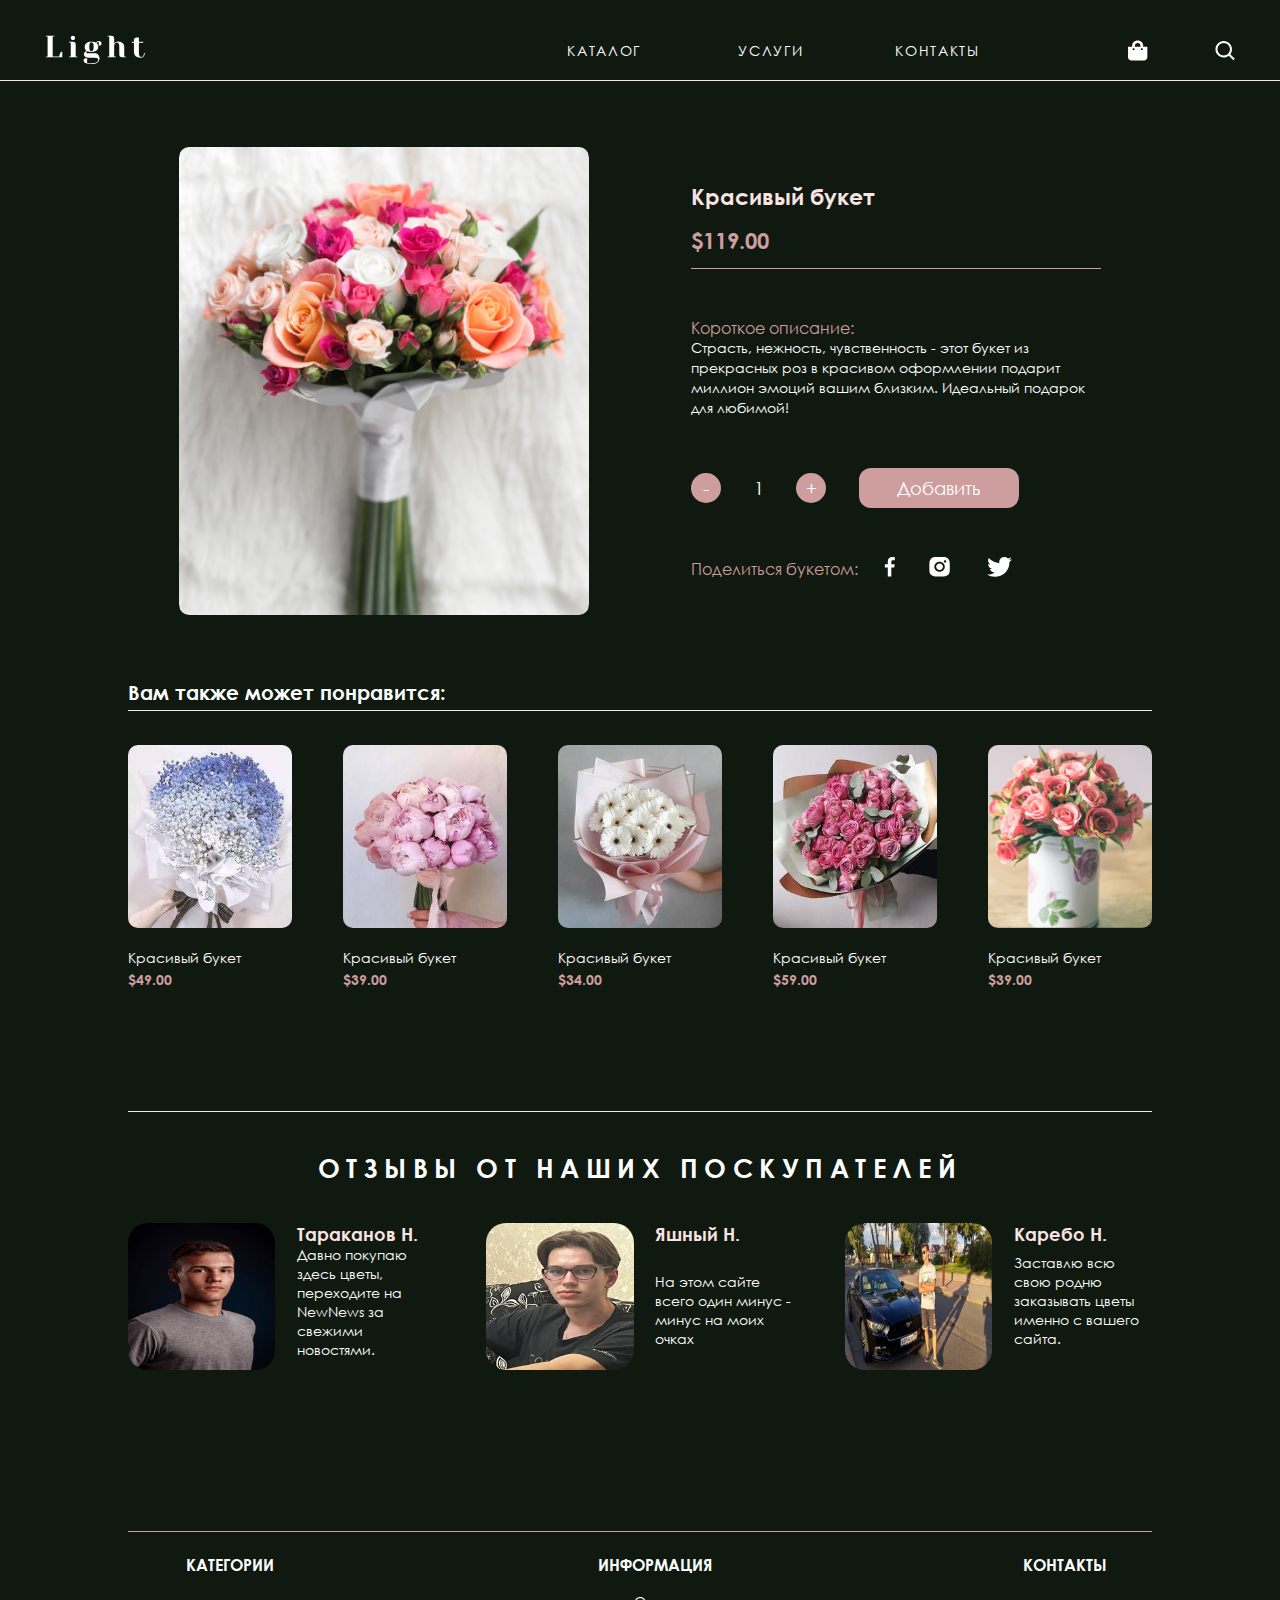
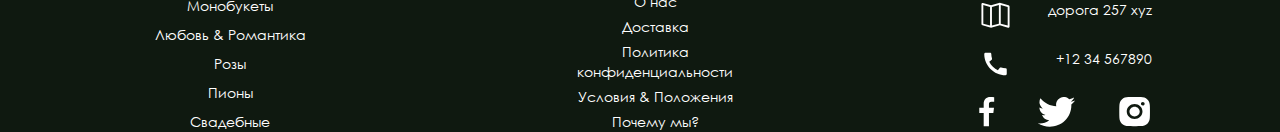
<file: buqet_review.html>
<!DOCTYPE html>
<html lang="en">

<head>

    <link rel="stylesheet" href="./styles/obnulator.css">
    <link rel="stylesheet" href="./styles/buqet_review.css">
    
    <meta charset="UTF-8">
    <meta http-equiv="X-UA-Compatible" content="IE=edge">
    <meta name="viewport" content="width=device-width, initial-scale=1.0">

    <title>Магазин цветов</title>

</head>

<body>
    
    <nav>
        <div class="nav">
            <figure class="nav__logo">
              <a href="index.html">
                  <svg class="white" width="123" height="36" viewBox="0 0 123 36" fill="none" xmlns="http://www.w3.org/2000/svg">
                      <path d="M0.9 26.43L3.18 25.86V1.54L0.9 0.969998V0.399998H11.73V0.969998L9.45 1.54V26.05H17.62C17.62 24.454 18.0253 22.972 18.836 21.604C19.1907 21.0213 19.6087 20.54 20.09 20.16H21.23V27H0.9V26.43ZM29.4134 26.43L31.6934 25.86V9.14L29.4134 8.57V8H34.3534C36.6334 8 37.7734 9.14 37.7734 11.42V25.86L40.0534 26.43V27H29.4134V26.43ZM34.3534 5.72C33.5934 5.72 32.96 5.46667 32.4534 4.96C31.9467 4.45333 31.6934 3.82 31.6934 3.06C31.6934 2.3 31.9467 1.66667 32.4534 1.16C32.96 0.653332 33.5934 0.399998 34.3534 0.399998C35.1134 0.399998 35.7467 0.653332 36.2534 1.16C36.76 1.66667 37.0134 2.3 37.0134 3.06C37.0134 3.82 36.76 4.45333 36.2534 4.96C35.7467 5.46667 35.1134 5.72 34.3534 5.72ZM56.9574 35.17C54.7028 35.17 52.8661 34.9673 51.4474 34.562C50.0288 34.1567 49.0028 33.6373 48.3694 33.004C47.7614 32.3707 47.4574 31.6993 47.4574 30.99C47.4574 30.1287 47.7108 29.432 48.2174 28.9C48.7494 28.3933 49.4461 28.14 50.3074 28.14C50.5101 28.14 50.8774 28.178 51.4094 28.254L51.8274 28.33V33.65C52.1314 33.7513 52.6128 33.878 53.2714 34.03C54.4368 34.2833 55.5388 34.41 56.5774 34.41C59.6681 34.41 61.9228 33.9667 63.3414 33.08C64.7854 32.2187 65.5074 31.142 65.5074 29.85C65.5074 28.2033 63.9874 27.38 60.9474 27.38H53.7274C51.8274 27.38 50.3708 26.9873 49.3574 26.202C48.3441 25.4167 47.8374 24.416 47.8374 23.2C47.8374 21.984 48.4328 20.9073 49.6234 19.97C50.1048 19.6153 50.7128 19.2987 51.4474 19.02C50.5101 18.4373 49.8261 17.7533 49.3954 16.968C48.9901 16.1573 48.7874 15.1947 48.7874 14.08C48.7874 12.2053 49.4968 10.698 50.9154 9.558C52.3341 8.39267 54.4114 7.81 57.1474 7.81C58.3381 7.81 59.4274 7.93667 60.4154 8.19C61.4288 8.418 62.2394 8.73467 62.8474 9.14C63.0501 8.70933 63.3161 8.32933 63.6454 8C64.4054 7.24 65.3428 6.86 66.4574 6.86C67.3188 6.86 68.0408 7.164 68.6234 7.772C69.2061 8.35467 69.4974 9.12733 69.4974 10.09C69.4974 10.8247 69.2948 11.42 68.8894 11.876C68.5094 12.332 68.0154 12.56 67.4074 12.56C67.1288 12.56 66.8121 12.5347 66.4574 12.484L66.0774 12.37V7.81C65.4188 7.81 64.7981 8.12667 64.2154 8.76C63.9874 8.988 63.7848 9.30467 63.6074 9.71C64.8741 10.8247 65.5074 12.2813 65.5074 14.08C65.5074 15.9547 64.7981 17.4747 63.3794 18.64C61.9608 19.78 59.8834 20.35 57.1474 20.35C55.3234 20.35 53.6768 20.0333 52.2074 19.4L51.4474 19.78C51.1941 19.932 51.0041 20.084 50.8774 20.236C50.7508 20.3627 50.6874 20.5273 50.6874 20.73C50.6874 21.1607 50.9028 21.49 51.3334 21.718C51.7894 21.946 52.5874 22.06 53.7274 22.06H60.9474C62.8474 22.06 64.3294 22.6173 65.3934 23.732C66.4828 24.8213 67.0274 26.354 67.0274 28.33C67.0274 30.3567 66.1788 32.0033 64.4814 33.27C62.8094 34.5367 60.3014 35.17 56.9574 35.17ZM57.1474 19.59C57.9834 19.59 58.6294 19.1847 59.0854 18.374C59.5668 17.5633 59.8074 16.132 59.8074 14.08C59.8074 12.028 59.5668 10.5967 59.0854 9.786C58.6294 8.97533 57.9834 8.57 57.1474 8.57C56.3114 8.57 55.6528 8.97533 55.1714 9.786C54.7154 10.5967 54.4874 12.028 54.4874 14.08C54.4874 16.132 54.7154 17.5633 55.1714 18.374C55.6528 19.1847 56.3114 19.59 57.1474 19.59ZM76.7352 26.43L79.0152 25.86V1.54L76.7352 0.969998V0.399998H81.6752C83.9552 0.399998 85.0952 1.54 85.0952 3.82V9.9C85.4752 9.39333 85.8679 8.988 86.2732 8.684C87.3626 7.848 88.6166 7.43 90.0352 7.43C91.4539 7.43 92.7206 7.734 93.8352 8.342C94.9752 8.92467 95.8619 9.69733 96.4952 10.66C97.1286 11.6227 97.4452 12.636 97.4452 13.7V25.86L99.7252 26.43V27H94.7852C92.5052 27 91.3652 25.86 91.3652 23.58V13.7C91.3652 12.104 91.0739 10.888 90.4912 10.052C89.9339 9.19067 89.2752 8.76 88.5152 8.76C87.5526 8.76 86.6912 9.26667 85.9312 10.28C85.6019 10.7107 85.3232 11.2173 85.0952 11.8V25.86L87.3752 26.43V27H76.7352V26.43ZM117.587 27.57C115.915 27.57 114.458 27.266 113.217 26.658C112.001 26.05 111.063 25.214 110.405 24.15C109.746 23.086 109.417 21.8827 109.417 20.54V8.95H106.757V8H109.417V6.1C109.417 3.82 110.557 2.68 112.837 2.68H115.497V8H120.817V8.95H115.497V20.54C115.497 22.8707 115.737 24.4667 116.219 25.328C116.7 26.1893 117.409 26.62 118.347 26.62C119.259 26.62 120.057 26.1767 120.741 25.29C121.425 24.4033 121.767 23.2 121.767 21.68H122.717C122.717 23.5547 122.248 25.0113 121.311 26.05C120.373 27.0633 119.132 27.57 117.587 27.57Z" fill="white"/>
                  </svg>
                  <svg class="gray" width="123" height="36" viewBox="0 0 123 36" fill="none" xmlns="http://www.w3.org/2000/svg">
                    <path d="M0.9 26.43L3.18 25.86V1.54L0.9 0.969998V0.399998H11.73V0.969998L9.45 1.54V26.05H17.62C17.62 24.454 18.0253 22.972 18.836 21.604C19.1907 21.0213 19.6087 20.54 20.09 20.16H21.23V27H0.9V26.43ZM29.4134 26.43L31.6934 25.86V9.14L29.4134 8.57V8H34.3534C36.6334 8 37.7734 9.14 37.7734 11.42V25.86L40.0534 26.43V27H29.4134V26.43ZM34.3534 5.72C33.5934 5.72 32.96 5.46667 32.4534 4.96C31.9467 4.45333 31.6934 3.82 31.6934 3.06C31.6934 2.3 31.9467 1.66667 32.4534 1.16C32.96 0.653332 33.5934 0.399998 34.3534 0.399998C35.1134 0.399998 35.7467 0.653332 36.2534 1.16C36.76 1.66667 37.0134 2.3 37.0134 3.06C37.0134 3.82 36.76 4.45333 36.2534 4.96C35.7467 5.46667 35.1134 5.72 34.3534 5.72ZM56.9574 35.17C54.7028 35.17 52.8661 34.9673 51.4474 34.562C50.0288 34.1567 49.0028 33.6373 48.3694 33.004C47.7614 32.3707 47.4574 31.6993 47.4574 30.99C47.4574 30.1287 47.7108 29.432 48.2174 28.9C48.7494 28.3933 49.4461 28.14 50.3074 28.14C50.5101 28.14 50.8774 28.178 51.4094 28.254L51.8274 28.33V33.65C52.1314 33.7513 52.6128 33.878 53.2714 34.03C54.4368 34.2833 55.5388 34.41 56.5774 34.41C59.6681 34.41 61.9228 33.9667 63.3414 33.08C64.7854 32.2187 65.5074 31.142 65.5074 29.85C65.5074 28.2033 63.9874 27.38 60.9474 27.38H53.7274C51.8274 27.38 50.3708 26.9873 49.3574 26.202C48.3441 25.4167 47.8374 24.416 47.8374 23.2C47.8374 21.984 48.4328 20.9073 49.6234 19.97C50.1048 19.6153 50.7128 19.2987 51.4474 19.02C50.5101 18.4373 49.8261 17.7533 49.3954 16.968C48.9901 16.1573 48.7874 15.1947 48.7874 14.08C48.7874 12.2053 49.4968 10.698 50.9154 9.558C52.3341 8.39267 54.4114 7.81 57.1474 7.81C58.3381 7.81 59.4274 7.93667 60.4154 8.19C61.4288 8.418 62.2394 8.73467 62.8474 9.14C63.0501 8.70933 63.3161 8.32933 63.6454 8C64.4054 7.24 65.3428 6.86 66.4574 6.86C67.3188 6.86 68.0408 7.164 68.6234 7.772C69.2061 8.35467 69.4974 9.12733 69.4974 10.09C69.4974 10.8247 69.2948 11.42 68.8894 11.876C68.5094 12.332 68.0154 12.56 67.4074 12.56C67.1288 12.56 66.8121 12.5347 66.4574 12.484L66.0774 12.37V7.81C65.4188 7.81 64.7981 8.12667 64.2154 8.76C63.9874 8.988 63.7848 9.30467 63.6074 9.71C64.8741 10.8247 65.5074 12.2813 65.5074 14.08C65.5074 15.9547 64.7981 17.4747 63.3794 18.64C61.9608 19.78 59.8834 20.35 57.1474 20.35C55.3234 20.35 53.6768 20.0333 52.2074 19.4L51.4474 19.78C51.1941 19.932 51.0041 20.084 50.8774 20.236C50.7508 20.3627 50.6874 20.5273 50.6874 20.73C50.6874 21.1607 50.9028 21.49 51.3334 21.718C51.7894 21.946 52.5874 22.06 53.7274 22.06H60.9474C62.8474 22.06 64.3294 22.6173 65.3934 23.732C66.4828 24.8213 67.0274 26.354 67.0274 28.33C67.0274 30.3567 66.1788 32.0033 64.4814 33.27C62.8094 34.5367 60.3014 35.17 56.9574 35.17ZM57.1474 19.59C57.9834 19.59 58.6294 19.1847 59.0854 18.374C59.5668 17.5633 59.8074 16.132 59.8074 14.08C59.8074 12.028 59.5668 10.5967 59.0854 9.786C58.6294 8.97533 57.9834 8.57 57.1474 8.57C56.3114 8.57 55.6528 8.97533 55.1714 9.786C54.7154 10.5967 54.4874 12.028 54.4874 14.08C54.4874 16.132 54.7154 17.5633 55.1714 18.374C55.6528 19.1847 56.3114 19.59 57.1474 19.59ZM76.7352 26.43L79.0152 25.86V1.54L76.7352 0.969998V0.399998H81.6752C83.9552 0.399998 85.0952 1.54 85.0952 3.82V9.9C85.4752 9.39333 85.8679 8.988 86.2732 8.684C87.3626 7.848 88.6166 7.43 90.0352 7.43C91.4539 7.43 92.7206 7.734 93.8352 8.342C94.9752 8.92467 95.8619 9.69733 96.4952 10.66C97.1286 11.6227 97.4452 12.636 97.4452 13.7V25.86L99.7252 26.43V27H94.7852C92.5052 27 91.3652 25.86 91.3652 23.58V13.7C91.3652 12.104 91.0739 10.888 90.4912 10.052C89.9339 9.19067 89.2752 8.76 88.5152 8.76C87.5526 8.76 86.6912 9.26667 85.9312 10.28C85.6019 10.7107 85.3232 11.2173 85.0952 11.8V25.86L87.3752 26.43V27H76.7352V26.43ZM117.587 27.57C115.915 27.57 114.458 27.266 113.217 26.658C112.001 26.05 111.063 25.214 110.405 24.15C109.746 23.086 109.417 21.8827 109.417 20.54V8.95H106.757V8H109.417V6.1C109.417 3.82 110.557 2.68 112.837 2.68H115.497V8H120.817V8.95H115.497V20.54C115.497 22.8707 115.737 24.4667 116.219 25.328C116.7 26.1893 117.409 26.62 118.347 26.62C119.259 26.62 120.057 26.1767 120.741 25.29C121.425 24.4033 121.767 23.2 121.767 21.68H122.717C122.717 23.5547 122.248 25.0113 121.311 26.05C120.373 27.0633 119.132 27.57 117.587 27.57Z" fill="gray"/>
                </svg>
              </a>                 
           </figure>
            <div class="nav__links">
               <div class="nav__links__text">
                    <a href="catalog.html">КАТАЛОГ</a>
                    <a href="services.html">УСЛУГИ</a>
                    <a href="#contactUs">КОНТАКТЫ</a>
                </div>
                <figure class="nav__links__img">
                    <a href="shopping_cart.html">
                        <svg class="white" width="27" height="27" viewBox="0 0 27 27" fill="none" xmlns="http://www.w3.org/2000/svg">
                            <path d="M20.53 8.4375V6.75C20.53 3.02801 17.1809 0 13.0645 0C8.94803 0 5.59908 3.02801 5.59908 6.75V8.4375H0V22.7812C0 25.1112 2.08898 27 4.6659 27H21.4631C24.0401 27 26.129 25.1112 26.129 22.7812V8.4375H20.53ZM9.3318 6.75C9.3318 4.889 11.0063 3.375 13.0645 3.375C15.1228 3.375 16.7972 4.889 16.7972 6.75V8.4375H9.3318V6.75ZM18.6636 13.0781C17.8905 13.0781 17.2638 12.5115 17.2638 11.8125C17.2638 11.1135 17.8905 10.5469 18.6636 10.5469C19.4367 10.5469 20.0634 11.1135 20.0634 11.8125C20.0634 12.5115 19.4367 13.0781 18.6636 13.0781ZM7.46544 13.0781C6.69236 13.0781 6.06567 12.5115 6.06567 11.8125C6.06567 11.1135 6.69236 10.5469 7.46544 10.5469C8.23852 10.5469 8.86521 11.1135 8.86521 11.8125C8.86521 12.5115 8.23852 13.0781 7.46544 13.0781Z" fill="white"/>
                        </svg>
                        <svg class="gray" width="27" height="27" viewBox="0 0 27 27" fill="none" xmlns="http://www.w3.org/2000/svg">
                            <path d="M20.53 8.4375V6.75C20.53 3.02801 17.1809 0 13.0645 0C8.94803 0 5.59908 3.02801 5.59908 6.75V8.4375H0V22.7812C0 25.1112 2.08898 27 4.6659 27H21.4631C24.0401 27 26.129 25.1112 26.129 22.7812V8.4375H20.53ZM9.3318 6.75C9.3318 4.889 11.0063 3.375 13.0645 3.375C15.1228 3.375 16.7972 4.889 16.7972 6.75V8.4375H9.3318V6.75ZM18.6636 13.0781C17.8905 13.0781 17.2638 12.5115 17.2638 11.8125C17.2638 11.1135 17.8905 10.5469 18.6636 10.5469C19.4367 10.5469 20.0634 11.1135 20.0634 11.8125C20.0634 12.5115 19.4367 13.0781 18.6636 13.0781ZM7.46544 13.0781C6.69236 13.0781 6.06567 12.5115 6.06567 11.8125C6.06567 11.1135 6.69236 10.5469 7.46544 10.5469C8.23852 10.5469 8.86521 11.1135 8.86521 11.8125C8.86521 12.5115 8.23852 13.0781 7.46544 13.0781Z" fill="gray"/>
                        </svg>     
                    </a>
                    <a href="">
                        <svg class="white" width="25" height="25" viewBox="0 0 25 25" fill="none" xmlns="http://www.w3.org/2000/svg">
                            <path d="M10.9167 21.25C13.2094 21.2495 15.436 20.482 17.242 19.0697L22.9202 24.7478L24.7466 22.9214L19.0684 17.2432C20.4815 15.4371 21.2495 13.2099 21.25 10.9167C21.25 5.21912 16.6143 0.583328 10.9167 0.583328C5.21917 0.583328 0.583374 5.21912 0.583374 10.9167C0.583374 16.6142 5.21917 21.25 10.9167 21.25ZM10.9167 3.16666C15.1908 3.16666 18.6667 6.64254 18.6667 10.9167C18.6667 15.1908 15.1908 18.6667 10.9167 18.6667C6.64258 18.6667 3.16671 15.1908 3.16671 10.9167C3.16671 6.64254 6.64258 3.16666 10.9167 3.16666Z" fill="white"/>
                        </svg>
                        <svg class="gray" width="25" height="25" viewBox="0 0 25 25" fill="none" xmlns="http://www.w3.org/2000/svg">
                            <path d="M10.9167 21.25C13.2094 21.2495 15.436 20.482 17.242 19.0697L22.9202 24.7478L24.7466 22.9214L19.0684 17.2432C20.4815 15.4371 21.2495 13.2099 21.25 10.9167C21.25 5.21912 16.6143 0.583328 10.9167 0.583328C5.21917 0.583328 0.583374 5.21912 0.583374 10.9167C0.583374 16.6142 5.21917 21.25 10.9167 21.25ZM10.9167 3.16666C15.1908 3.16666 18.6667 6.64254 18.6667 10.9167C18.6667 15.1908 15.1908 18.6667 10.9167 18.6667C6.64258 18.6667 3.16671 15.1908 3.16671 10.9167C3.16671 6.64254 6.64258 3.16666 10.9167 3.16666Z" fill="gray"/>
                        </svg>
                    </a>
                </figure>
            </div>
        </div>

        <div class="nav__line"></div>
    </nav>

    <main>
        <div class="buqet">
            <div class="buqet__image">
                <figure>
                    <img src="./img/buqet4.png" alt="">
                </figure>
            </div>

            <div class="buqet__description">
                <div class="buqet__description__header">
                    <div>Красивый букет</div>
                    <div class="buqet__description__header__price">$119.00</div>
                    <div class="buqet__description__header__line"></div>
                </div>
                <div class="buqet__description__text">
                    <div class="buqet__description__text__header">Короткое описание:</div>
                    <div>Страсть, нежность, чувственность - этот букет из прекрасных роз в красивом оформлении подарит миллион эмоций вашим близким. Идеальный подарок для любимой!</div>
                </div>
                <div class="buqet__description__buttons">
                    <button class="buqet__description__buttons__circle">-</button>
                    <div>1</div>
                    <button class="buqet__description__buttons__circle">+</button>
                    <button class="buqet__description__buttons__rectangle">Добавить</button>
                </div>
                <div class="buqet__description__share">
                    <div>Поделиться букетом:</div>
                    <figure>
                        <a href="https://vk.com/idcrazymaxim">
                            <svg class="white" width="18" height="35" viewBox="0 0 18 35" fill="none" xmlns="http://www.w3.org/2000/svg">
                                <path d="M11.2797 34.1251V18.5599H16.4007L17.1686 12.4922H11.2809V8.61461C11.2809 6.86346 11.7568 5.66142 14.2247 5.66142H17.3734V0.237854C15.8504 0.0748206 14.3198 -0.00451282 12.7884 0.000198048C8.25003 0.000198048 5.13695 2.82705 5.13695 8.01797V12.4922H0V18.5599H5.13695V34.1251H11.2797Z" fill="white"/>
                            </svg>
                            <svg class="gray" width="18" height="35" viewBox="0 0 18 35" fill="none" xmlns="http://www.w3.org/2000/svg">
                                <path d="M11.2797 34.1251V18.5599H16.4007L17.1686 12.4922H11.2809V8.61461C11.2809 6.86346 11.7568 5.66142 14.2247 5.66142H17.3734V0.237854C15.8504 0.0748206 14.3198 -0.00451282 12.7884 0.000198048C8.25003 0.000198048 5.13695 2.82705 5.13695 8.01797V12.4922H0V18.5599H5.13695V34.1251H11.2797Z" fill="gray"/>
                            </svg>
                        </a>                            
                    </figure>
                    <figure>
                        <a href="https://www.instagram.com/_maxpozdnyakov_/">
                            <svg class="white" width="35" height="34" viewBox="0 0 35 34" fill="none" xmlns="http://www.w3.org/2000/svg">
                                <path d="M17.6218 11.0171C14.4317 11.0171 11.8283 13.4941 11.8283 16.5292C11.8283 19.5644 14.4317 22.0413 17.6218 22.0413C20.8119 22.0413 23.4153 19.5644 23.4153 16.5292C23.4153 13.4941 20.8119 11.0171 17.6218 11.0171ZM34.9979 16.5292C34.9979 14.2467 35.0196 11.9848 34.8849 9.70632C34.7502 7.05985 34.1156 4.71111 32.0816 2.77588C30.0432 0.83652 27.5789 0.236931 24.7974 0.108743C22.3983 -0.0194456 20.0209 0.00122996 17.6261 0.00122996C15.227 0.00122996 12.8496 -0.0194456 10.4549 0.108743C7.67332 0.236931 5.20467 0.840656 3.17065 2.77588C1.13228 4.71525 0.502078 7.05985 0.367346 9.70632C0.232613 11.9889 0.254345 14.2508 0.254345 16.5292C0.254345 18.8077 0.232613 21.0737 0.367346 23.3522C0.502078 25.9986 1.13662 28.3474 3.17065 30.2826C5.20902 32.2219 7.67332 32.8215 10.4549 32.9497C12.854 33.0779 15.2314 33.0572 17.6261 33.0572C20.0252 33.0572 22.4026 33.0779 24.7974 32.9497C27.5789 32.8215 30.0476 32.2178 32.0816 30.2826C34.12 28.3432 34.7502 25.9986 34.8849 23.3522C35.024 21.0737 34.9979 18.8118 34.9979 16.5292ZM17.6218 25.0103C12.6888 25.0103 8.70771 21.2226 8.70771 16.5292C8.70771 11.8359 12.6888 8.04814 17.6218 8.04814C22.5547 8.04814 26.5358 11.8359 26.5358 16.5292C26.5358 21.2226 22.5547 25.0103 17.6218 25.0103ZM26.9009 9.6815C25.7492 9.6815 24.8191 8.79659 24.8191 7.70079C24.8191 6.60499 25.7492 5.72008 26.9009 5.72008C28.0527 5.72008 28.9828 6.60499 28.9828 7.70079C28.9831 7.96099 28.9295 8.21871 28.825 8.45916C28.7205 8.69962 28.5671 8.9181 28.3738 9.1021C28.1804 9.28609 27.9507 9.43197 27.698 9.5314C27.4453 9.63082 27.1744 9.68183 26.9009 9.6815Z" fill="white"/>
                            </svg> 
                            <svg class="gray" width="35" height="34" viewBox="0 0 35 34" fill="none" xmlns="http://www.w3.org/2000/svg">
                                <path d="M17.6218 11.0171C14.4317 11.0171 11.8283 13.4941 11.8283 16.5292C11.8283 19.5644 14.4317 22.0413 17.6218 22.0413C20.8119 22.0413 23.4153 19.5644 23.4153 16.5292C23.4153 13.4941 20.8119 11.0171 17.6218 11.0171ZM34.9979 16.5292C34.9979 14.2467 35.0196 11.9848 34.8849 9.70632C34.7502 7.05985 34.1156 4.71111 32.0816 2.77588C30.0432 0.83652 27.5789 0.236931 24.7974 0.108743C22.3983 -0.0194456 20.0209 0.00122996 17.6261 0.00122996C15.227 0.00122996 12.8496 -0.0194456 10.4549 0.108743C7.67332 0.236931 5.20467 0.840656 3.17065 2.77588C1.13228 4.71525 0.502078 7.05985 0.367346 9.70632C0.232613 11.9889 0.254345 14.2508 0.254345 16.5292C0.254345 18.8077 0.232613 21.0737 0.367346 23.3522C0.502078 25.9986 1.13662 28.3474 3.17065 30.2826C5.20902 32.2219 7.67332 32.8215 10.4549 32.9497C12.854 33.0779 15.2314 33.0572 17.6261 33.0572C20.0252 33.0572 22.4026 33.0779 24.7974 32.9497C27.5789 32.8215 30.0476 32.2178 32.0816 30.2826C34.12 28.3432 34.7502 25.9986 34.8849 23.3522C35.024 21.0737 34.9979 18.8118 34.9979 16.5292ZM17.6218 25.0103C12.6888 25.0103 8.70771 21.2226 8.70771 16.5292C8.70771 11.8359 12.6888 8.04814 17.6218 8.04814C22.5547 8.04814 26.5358 11.8359 26.5358 16.5292C26.5358 21.2226 22.5547 25.0103 17.6218 25.0103ZM26.9009 9.6815C25.7492 9.6815 24.8191 8.79659 24.8191 7.70079C24.8191 6.60499 25.7492 5.72008 26.9009 5.72008C28.0527 5.72008 28.9828 6.60499 28.9828 7.70079C28.9831 7.96099 28.9295 8.21871 28.825 8.45916C28.7205 8.69962 28.5671 8.9181 28.3738 9.1021C28.1804 9.28609 27.9507 9.43197 27.698 9.5314C27.4453 9.63082 27.1744 9.68183 26.9009 9.6815Z" fill="gray"/>
                            </svg>
                        </a>                           
                    </figure>
                    <figure>
                        <a href="">
                            <svg class="white" width="39" height="30" viewBox="0 0 39 30" fill="none" xmlns="http://www.w3.org/2000/svg">
                                <path d="M38.1615 3.50362C36.767 4.11105 35.2876 4.50973 33.7728 4.68638C35.3672 3.74801 36.5607 2.27322 37.1316 0.535908C35.6301 1.41163 33.988 2.03039 32.2754 2.36577C31.1233 1.16261 29.5995 0.365881 27.9399 0.098847C26.2803 -0.168187 24.5773 0.109359 23.0945 0.888551C21.6117 1.66774 20.4316 2.90514 19.737 4.4093C19.0423 5.91345 18.8717 7.60052 19.2516 9.20947C16.2128 9.0598 13.2399 8.28416 10.5261 6.93289C7.81223 5.58163 5.41808 3.68495 3.49905 1.366C2.52338 3.0192 2.22551 4.97531 2.66602 6.83651C3.10652 8.69772 4.25232 10.3243 5.87041 11.3854C4.65658 11.3461 3.46975 11.0233 2.40823 10.4438V10.537C2.41159 12.2663 3.02221 13.9415 4.13707 15.2801C5.25194 16.6187 6.8028 17.5386 8.52802 17.8847C7.87137 18.0588 7.19422 18.1472 6.51406 18.1475C6.03119 18.1476 5.54951 18.1008 5.076 18.0078C5.56359 19.4993 6.51382 20.8037 7.7937 21.7386C9.07357 22.6734 10.619 23.1918 12.2138 23.2213C9.50755 25.3046 6.16689 26.4341 2.72836 26.4285C2.11666 26.4302 1.50534 26.398 0.897339 26.332C4.39087 28.5407 8.45875 29.7131 12.6135 29.709C15.4747 29.7284 18.3113 29.1893 20.9585 28.123C23.6057 27.0566 26.0108 25.4843 28.034 23.4973C30.0572 21.5103 31.6582 19.1482 32.7439 16.5484C33.8297 13.9486 34.3787 11.1627 34.3588 8.35277L34.3334 7.38127C35.838 6.32701 37.135 5.01313 38.1615 3.50362Z" fill="white"/>
                            </svg>  
                            <svg class="gray" width="39" height="30" viewBox="0 0 39 30" fill="none" xmlns="http://www.w3.org/2000/svg">
                                <path d="M38.1615 3.50362C36.767 4.11105 35.2876 4.50973 33.7728 4.68638C35.3672 3.74801 36.5607 2.27322 37.1316 0.535908C35.6301 1.41163 33.988 2.03039 32.2754 2.36577C31.1233 1.16261 29.5995 0.365881 27.9399 0.098847C26.2803 -0.168187 24.5773 0.109359 23.0945 0.888551C21.6117 1.66774 20.4316 2.90514 19.737 4.4093C19.0423 5.91345 18.8717 7.60052 19.2516 9.20947C16.2128 9.0598 13.2399 8.28416 10.5261 6.93289C7.81223 5.58163 5.41808 3.68495 3.49905 1.366C2.52338 3.0192 2.22551 4.97531 2.66602 6.83651C3.10652 8.69772 4.25232 10.3243 5.87041 11.3854C4.65658 11.3461 3.46975 11.0233 2.40823 10.4438V10.537C2.41159 12.2663 3.02221 13.9415 4.13707 15.2801C5.25194 16.6187 6.8028 17.5386 8.52802 17.8847C7.87137 18.0588 7.19422 18.1472 6.51406 18.1475C6.03119 18.1476 5.54951 18.1008 5.076 18.0078C5.56359 19.4993 6.51382 20.8037 7.7937 21.7386C9.07357 22.6734 10.619 23.1918 12.2138 23.2213C9.50755 25.3046 6.16689 26.4341 2.72836 26.4285C2.11666 26.4302 1.50534 26.398 0.897339 26.332C4.39087 28.5407 8.45875 29.7131 12.6135 29.709C15.4747 29.7284 18.3113 29.1893 20.9585 28.123C23.6057 27.0566 26.0108 25.4843 28.034 23.4973C30.0572 21.5103 31.6582 19.1482 32.7439 16.5484C33.8297 13.9486 34.3787 11.1627 34.3588 8.35277L34.3334 7.38127C35.838 6.32701 37.135 5.01313 38.1615 3.50362Z" fill="gray"/>
                            </svg>
                        </a>                          
                    </figure>
                </div>
            </div>
        </div>
    </main>

    <section>
        <div class="interested">
            <div class="interested__header">
                <div>Вам также может понравится:</div>
                <div class="interested__header__line"></div>
            </div>
            <div class="interested__flex">
                <a href="buqet_review.html" class="interested__flex__elemets delete">
                    <figure>
                        <img src="./img/small1.jpg" alt="">
                        <div class="interested__flex__elemets__about">
                            <div>Красивый букет</div>
                            <div class="interested__flex__elemets__about__price">$49.00</div>
                        </div>
                    </figure>
                </a>
                <a href="buqet_review.html" class="interested__flex__elemets delete">
                    <figure>
                        <img src="./img/small2.jpg" alt="">
                    </figure>
                    <div class="interested__flex__elemets__about">
                        <div>Красивый букет</div>
                        <div class="interested__flex__elemets__about__price">$39.00</div>
                    </div>
                </a>
                <a href="buqet_review.html" class="interested__flex__elemets">
                    <figure>
                        <img src="./img/small3.jpg" alt="">
                    </figure>
                    <div class="interested__flex__elemets__about">
                        <div>Красивый букет</div>
                        <div class="interested__flex__elemets__about__price">$34.00</div>
                    </div>
                </a>
                <a href="buqet_review.html" class="interested__flex__elemets">
                    <figure>
                        <img src="./img/small4.jpg" alt="">
                    </figure>
                    <div class="interested__flex__elemets__about">
                        <div>Красивый букет</div>
                        <div class="interested__flex__elemets__about__price">$59.00</div>
                    </div>
                </a>
                <a href="buqet_review.html" class="interested__flex__elemets">
                    <figure>
                        <img src="./img/small5.png" alt="">
                    </figure>
                    <div class="interested__flex__elemets__about">
                        <div>Красивый букет</div>
                        <div class="interested__flex__elemets__about__price">$39.00</div>
                    </div>
                </a>
            </div>
        </div>
    </section>

    <section>
        <div class="review">
            <div class="review__line"></div>
            <div class="review__header">ОТЗЫВЫ ОТ НАШИХ ПОСКУПАТЕЛЕЙ</div>
            <div class="review__customers">
                <div class="review__customers__element">
                    <figure>
                        <img src="./img/tarakanov_normal.png" alt="">
                    </figure>
                    <div class="review__customers__element__text">
                        <div class="review__customers__element__text__header">Тараканов Н.</div>
                        <div>Давно покупаю здесь цветы, переходите на NewNews за свежими новостями.</div>
                    </div>
                </div>
                <div class="review__customers__element">
                    <figure>
                        <img src="./img/yashnii.png" alt="">
                    </figure>
                    <div class="review__customers__element__text">
                        <div class="review__customers__element__text__header">Яшный Н.</div>
                        <div>На этом сайте всего один минус - минус на моих очках</div>
                    </div>
                </div>
                <div class="review__customers__element">
                    <figure>
                        <img src="./img/kraebo_normal.png" alt="">
                    </figure>
                    <div class="review__customers__element__text">
                        <div class="review__customers__element__text__header">Каребо Н.</div>
                        <div>Заставлю всю свою родню заказывать цветы именно с вашего сайта.</div>
                    </div>
                </div>
            </div>
        </div>
    </section>

    <footer>
        <div class="footer" id="contactUs">
            <div class="footer__line"></div>
            <div class="footer__info">
                <div class="footer__info__categories">
                    <div class="footer__info__header">КАТЕГОРИИ</div>
                    <div><a href="catalog.html">Монобукеты</a></div>
                    <div><a href="catalog.html">Любовь & Романтика</a></div>
                    <div><a href="catalog.html">Розы</a></div>
                    <div><a href="catalog.html">Пионы</a></div>
                    <div><a href="catalog.html">Свадебные</a></div>
                </div>
                <div class="footer__info__information">
                    <div class="footer__info__header">ИНФОРМАЦИЯ</div>
                    <div><a href="services.html">О нас</a></div>
                    <div><a href="services.html">Доставка</a></div>
                    <div><a href="services.html">Политика конфиденциальности</a></div>
                    <div><a href="services.html">Условия & Положения</a></div>
                    <div><a href="services.html">Почему мы?</a></div>
                </div>
                <div class="footer__info__contactUs">
                    <div class="footer__info__header">КОНТАКТЫ</div>
                    <div class="footer__info__contactUs__map">
                        <figure>
                            <svg width="35" height="35" viewBox="0 0 35 35" fill="none" xmlns="http://www.w3.org/2000/svg">
                                <path d="M32.7076 6.0855L22.5312 3.23901L12.3252 6.11394L2.83411 3.42153C2.63073 3.36383 2.41675 3.35408 2.20896 3.39304C2.00118 3.432 1.80526 3.51862 1.63661 3.64608C1.46795 3.77355 1.33115 3.93838 1.23696 4.12765C1.14277 4.31691 1.09375 4.52543 1.09375 4.73684V28.02C1.09478 28.3768 1.21165 28.7236 1.42676 29.0083C1.64187 29.2929 1.9436 29.5 2.28655 29.5984L12.3229 32.4456L22.5334 29.5694L32.1709 32.2652C32.3741 32.322 32.5877 32.3311 32.7949 32.2916C33.0022 32.2521 33.1975 32.1652 33.3656 32.0376C33.5337 31.9101 33.6699 31.7453 33.7637 31.5563C33.8575 31.3673 33.9063 31.1592 33.9062 30.9482V7.66549C33.9053 7.30763 33.7879 6.95981 33.5716 6.67471C33.3553 6.38961 33.052 6.18276 32.7076 6.0855ZM11.1426 29.8366L3.28125 27.6064V5.82218L11.1426 8.05233V29.8366ZM21.4385 27.6048L13.3301 29.8888V8.10347L21.4385 5.81944V27.6048ZM31.7188 29.8669L23.626 27.6035V5.81664L31.7188 8.08009V29.8669Z" fill="white"/>
                            </svg>                                
                        </figure>
                        <div>дорога 257 xyz</div>
                    </div>
                    <div class="footer__info__contactUs__call">
                        <figure>
                            <svg width="35" height="35" viewBox="0 0 35 35" fill="none" xmlns="http://www.w3.org/2000/svg">
                                <path d="M29.1812 22.4292C27.3875 22.4292 25.6521 22.1375 24.0333 21.6125C23.7797 21.5265 23.5071 21.5138 23.2465 21.5757C22.986 21.6376 22.7482 21.7717 22.5604 21.9625L20.2708 24.8354C16.1437 22.8667 12.2792 19.1479 10.2229 14.875L13.0667 12.4542C13.4604 12.0458 13.5771 11.4771 13.4167 10.9667C12.8771 9.34792 12.6 7.6125 12.6 5.81875C12.6 5.03125 11.9437 4.375 11.1562 4.375H6.11042C5.32292 4.375 4.375 4.725 4.375 5.81875C4.375 19.3667 15.6479 30.625 29.1812 30.625C30.2167 30.625 30.625 29.7063 30.625 28.9042V23.8729C30.625 23.0854 29.9687 22.4292 29.1812 22.4292Z" fill="white"/>
                            </svg>                                 
                        </figure>
                        <div>+12 34 567890</div>
                    </div>
                    <div class="footer__info__contactUs__icons">
                        <figure>
                            <a href="https://vk.com/idcrazymaxim">
                                <svg class="white" width="18" height="35" viewBox="0 0 18 35" fill="none" xmlns="http://www.w3.org/2000/svg">
                                    <path d="M11.2797 34.1251V18.5599H16.4007L17.1686 12.4922H11.2809V8.61461C11.2809 6.86346 11.7568 5.66142 14.2247 5.66142H17.3734V0.237854C15.8504 0.0748206 14.3198 -0.00451282 12.7884 0.000198048C8.25003 0.000198048 5.13695 2.82705 5.13695 8.01797V12.4922H0V18.5599H5.13695V34.1251H11.2797Z" fill="white"/>
                                </svg>  
                                <svg class="gray" width="18" height="35" viewBox="0 0 18 35" fill="none" xmlns="http://www.w3.org/2000/svg">
                                    <path d="M11.2797 34.1251V18.5599H16.4007L17.1686 12.4922H11.2809V8.61461C11.2809 6.86346 11.7568 5.66142 14.2247 5.66142H17.3734V0.237854C15.8504 0.0748206 14.3198 -0.00451282 12.7884 0.000198048C8.25003 0.000198048 5.13695 2.82705 5.13695 8.01797V12.4922H0V18.5599H5.13695V34.1251H11.2797Z" fill="gray"/>
                                </svg>
                            </a>                              
                        </figure>
                        <figure>
                            <a href="">
                                <svg class="white" width="39" height="30" viewBox="0 0 39 30" fill="none" xmlns="http://www.w3.org/2000/svg">
                                    <path d="M38.1615 3.50362C36.767 4.11105 35.2876 4.50973 33.7728 4.68638C35.3672 3.74801 36.5607 2.27322 37.1316 0.535908C35.6301 1.41163 33.988 2.03039 32.2754 2.36577C31.1233 1.16261 29.5995 0.365881 27.9399 0.098847C26.2803 -0.168187 24.5773 0.109359 23.0945 0.888551C21.6117 1.66774 20.4316 2.90514 19.737 4.4093C19.0423 5.91345 18.8717 7.60052 19.2516 9.20947C16.2128 9.0598 13.2399 8.28416 10.5261 6.93289C7.81223 5.58163 5.41808 3.68495 3.49905 1.366C2.52338 3.0192 2.22551 4.97531 2.66602 6.83651C3.10652 8.69772 4.25232 10.3243 5.87041 11.3854C4.65658 11.3461 3.46975 11.0233 2.40823 10.4438V10.537C2.41159 12.2663 3.02221 13.9415 4.13707 15.2801C5.25194 16.6187 6.8028 17.5386 8.52802 17.8847C7.87137 18.0588 7.19422 18.1472 6.51406 18.1475C6.03119 18.1476 5.54951 18.1008 5.076 18.0078C5.56359 19.4993 6.51382 20.8037 7.7937 21.7386C9.07357 22.6734 10.619 23.1918 12.2138 23.2213C9.50755 25.3046 6.16689 26.4341 2.72836 26.4285C2.11666 26.4302 1.50534 26.398 0.897339 26.332C4.39087 28.5407 8.45875 29.7131 12.6135 29.709C15.4747 29.7284 18.3113 29.1893 20.9585 28.123C23.6057 27.0566 26.0108 25.4843 28.034 23.4973C30.0572 21.5103 31.6582 19.1482 32.7439 16.5484C33.8297 13.9486 34.3787 11.1627 34.3588 8.35277L34.3334 7.38127C35.838 6.32701 37.135 5.01313 38.1615 3.50362Z" fill="white"/>
                                 </svg>
                                 <svg class="gray" width="39" height="30" viewBox="0 0 39 30" fill="none" xmlns="http://www.w3.org/2000/svg">
                                    <path d="M38.1615 3.50362C36.767 4.11105 35.2876 4.50973 33.7728 4.68638C35.3672 3.74801 36.5607 2.27322 37.1316 0.535908C35.6301 1.41163 33.988 2.03039 32.2754 2.36577C31.1233 1.16261 29.5995 0.365881 27.9399 0.098847C26.2803 -0.168187 24.5773 0.109359 23.0945 0.888551C21.6117 1.66774 20.4316 2.90514 19.737 4.4093C19.0423 5.91345 18.8717 7.60052 19.2516 9.20947C16.2128 9.0598 13.2399 8.28416 10.5261 6.93289C7.81223 5.58163 5.41808 3.68495 3.49905 1.366C2.52338 3.0192 2.22551 4.97531 2.66602 6.83651C3.10652 8.69772 4.25232 10.3243 5.87041 11.3854C4.65658 11.3461 3.46975 11.0233 2.40823 10.4438V10.537C2.41159 12.2663 3.02221 13.9415 4.13707 15.2801C5.25194 16.6187 6.8028 17.5386 8.52802 17.8847C7.87137 18.0588 7.19422 18.1472 6.51406 18.1475C6.03119 18.1476 5.54951 18.1008 5.076 18.0078C5.56359 19.4993 6.51382 20.8037 7.7937 21.7386C9.07357 22.6734 10.619 23.1918 12.2138 23.2213C9.50755 25.3046 6.16689 26.4341 2.72836 26.4285C2.11666 26.4302 1.50534 26.398 0.897339 26.332C4.39087 28.5407 8.45875 29.7131 12.6135 29.709C15.4747 29.7284 18.3113 29.1893 20.9585 28.123C23.6057 27.0566 26.0108 25.4843 28.034 23.4973C30.0572 21.5103 31.6582 19.1482 32.7439 16.5484C33.8297 13.9486 34.3787 11.1627 34.3588 8.35277L34.3334 7.38127C35.838 6.32701 37.135 5.01313 38.1615 3.50362Z" fill="gray"/>
                                 </svg>
                            </a>
                        </figure>
                        <figure>
                            <a href="https://www.instagram.com/_maxpozdnyakov_/">
                                <svg class="white" width="35" height="34" viewBox="0 0 35 34" fill="none" xmlns="http://www.w3.org/2000/svg">
                                    <path d="M17.6218 11.0171C14.4317 11.0171 11.8283 13.4941 11.8283 16.5292C11.8283 19.5644 14.4317 22.0413 17.6218 22.0413C20.8119 22.0413 23.4153 19.5644 23.4153 16.5292C23.4153 13.4941 20.8119 11.0171 17.6218 11.0171ZM34.9979 16.5292C34.9979 14.2467 35.0196 11.9848 34.8849 9.70632C34.7502 7.05985 34.1156 4.71111 32.0816 2.77588C30.0432 0.83652 27.5789 0.236931 24.7974 0.108743C22.3983 -0.0194456 20.0209 0.00122996 17.6261 0.00122996C15.227 0.00122996 12.8496 -0.0194456 10.4549 0.108743C7.67332 0.236931 5.20467 0.840656 3.17065 2.77588C1.13228 4.71525 0.502078 7.05985 0.367346 9.70632C0.232613 11.9889 0.254345 14.2508 0.254345 16.5292C0.254345 18.8077 0.232613 21.0737 0.367346 23.3522C0.502078 25.9986 1.13662 28.3474 3.17065 30.2826C5.20902 32.2219 7.67332 32.8215 10.4549 32.9497C12.854 33.0779 15.2314 33.0572 17.6261 33.0572C20.0252 33.0572 22.4026 33.0779 24.7974 32.9497C27.5789 32.8215 30.0476 32.2178 32.0816 30.2826C34.12 28.3432 34.7502 25.9986 34.8849 23.3522C35.024 21.0737 34.9979 18.8118 34.9979 16.5292ZM17.6218 25.0103C12.6888 25.0103 8.70771 21.2226 8.70771 16.5292C8.70771 11.8359 12.6888 8.04814 17.6218 8.04814C22.5547 8.04814 26.5358 11.8359 26.5358 16.5292C26.5358 21.2226 22.5547 25.0103 17.6218 25.0103ZM26.9009 9.6815C25.7492 9.6815 24.8191 8.79659 24.8191 7.70079C24.8191 6.60499 25.7492 5.72008 26.9009 5.72008C28.0527 5.72008 28.9828 6.60499 28.9828 7.70079C28.9831 7.96099 28.9295 8.21871 28.825 8.45916C28.7205 8.69962 28.5671 8.9181 28.3738 9.1021C28.1804 9.28609 27.9507 9.43197 27.698 9.5314C27.4453 9.63082 27.1744 9.68183 26.9009 9.6815Z" fill="white"/>
                                </svg>
                                <svg class="gray" width="35" height="34" viewBox="0 0 35 34" fill="none" xmlns="http://www.w3.org/2000/svg">
                                    <path d="M17.6218 11.0171C14.4317 11.0171 11.8283 13.4941 11.8283 16.5292C11.8283 19.5644 14.4317 22.0413 17.6218 22.0413C20.8119 22.0413 23.4153 19.5644 23.4153 16.5292C23.4153 13.4941 20.8119 11.0171 17.6218 11.0171ZM34.9979 16.5292C34.9979 14.2467 35.0196 11.9848 34.8849 9.70632C34.7502 7.05985 34.1156 4.71111 32.0816 2.77588C30.0432 0.83652 27.5789 0.236931 24.7974 0.108743C22.3983 -0.0194456 20.0209 0.00122996 17.6261 0.00122996C15.227 0.00122996 12.8496 -0.0194456 10.4549 0.108743C7.67332 0.236931 5.20467 0.840656 3.17065 2.77588C1.13228 4.71525 0.502078 7.05985 0.367346 9.70632C0.232613 11.9889 0.254345 14.2508 0.254345 16.5292C0.254345 18.8077 0.232613 21.0737 0.367346 23.3522C0.502078 25.9986 1.13662 28.3474 3.17065 30.2826C5.20902 32.2219 7.67332 32.8215 10.4549 32.9497C12.854 33.0779 15.2314 33.0572 17.6261 33.0572C20.0252 33.0572 22.4026 33.0779 24.7974 32.9497C27.5789 32.8215 30.0476 32.2178 32.0816 30.2826C34.12 28.3432 34.7502 25.9986 34.8849 23.3522C35.024 21.0737 34.9979 18.8118 34.9979 16.5292ZM17.6218 25.0103C12.6888 25.0103 8.70771 21.2226 8.70771 16.5292C8.70771 11.8359 12.6888 8.04814 17.6218 8.04814C22.5547 8.04814 26.5358 11.8359 26.5358 16.5292C26.5358 21.2226 22.5547 25.0103 17.6218 25.0103ZM26.9009 9.6815C25.7492 9.6815 24.8191 8.79659 24.8191 7.70079C24.8191 6.60499 25.7492 5.72008 26.9009 5.72008C28.0527 5.72008 28.9828 6.60499 28.9828 7.70079C28.9831 7.96099 28.9295 8.21871 28.825 8.45916C28.7205 8.69962 28.5671 8.9181 28.3738 9.1021C28.1804 9.28609 27.9507 9.43197 27.698 9.5314C27.4453 9.63082 27.1744 9.68183 26.9009 9.6815Z" fill="gray"/>
                                </svg> 
                            </a>                               
                        </figure>
                    </div>
                </div>
            </div>
        </div>
    </footer>

</body>

</html>
</file>
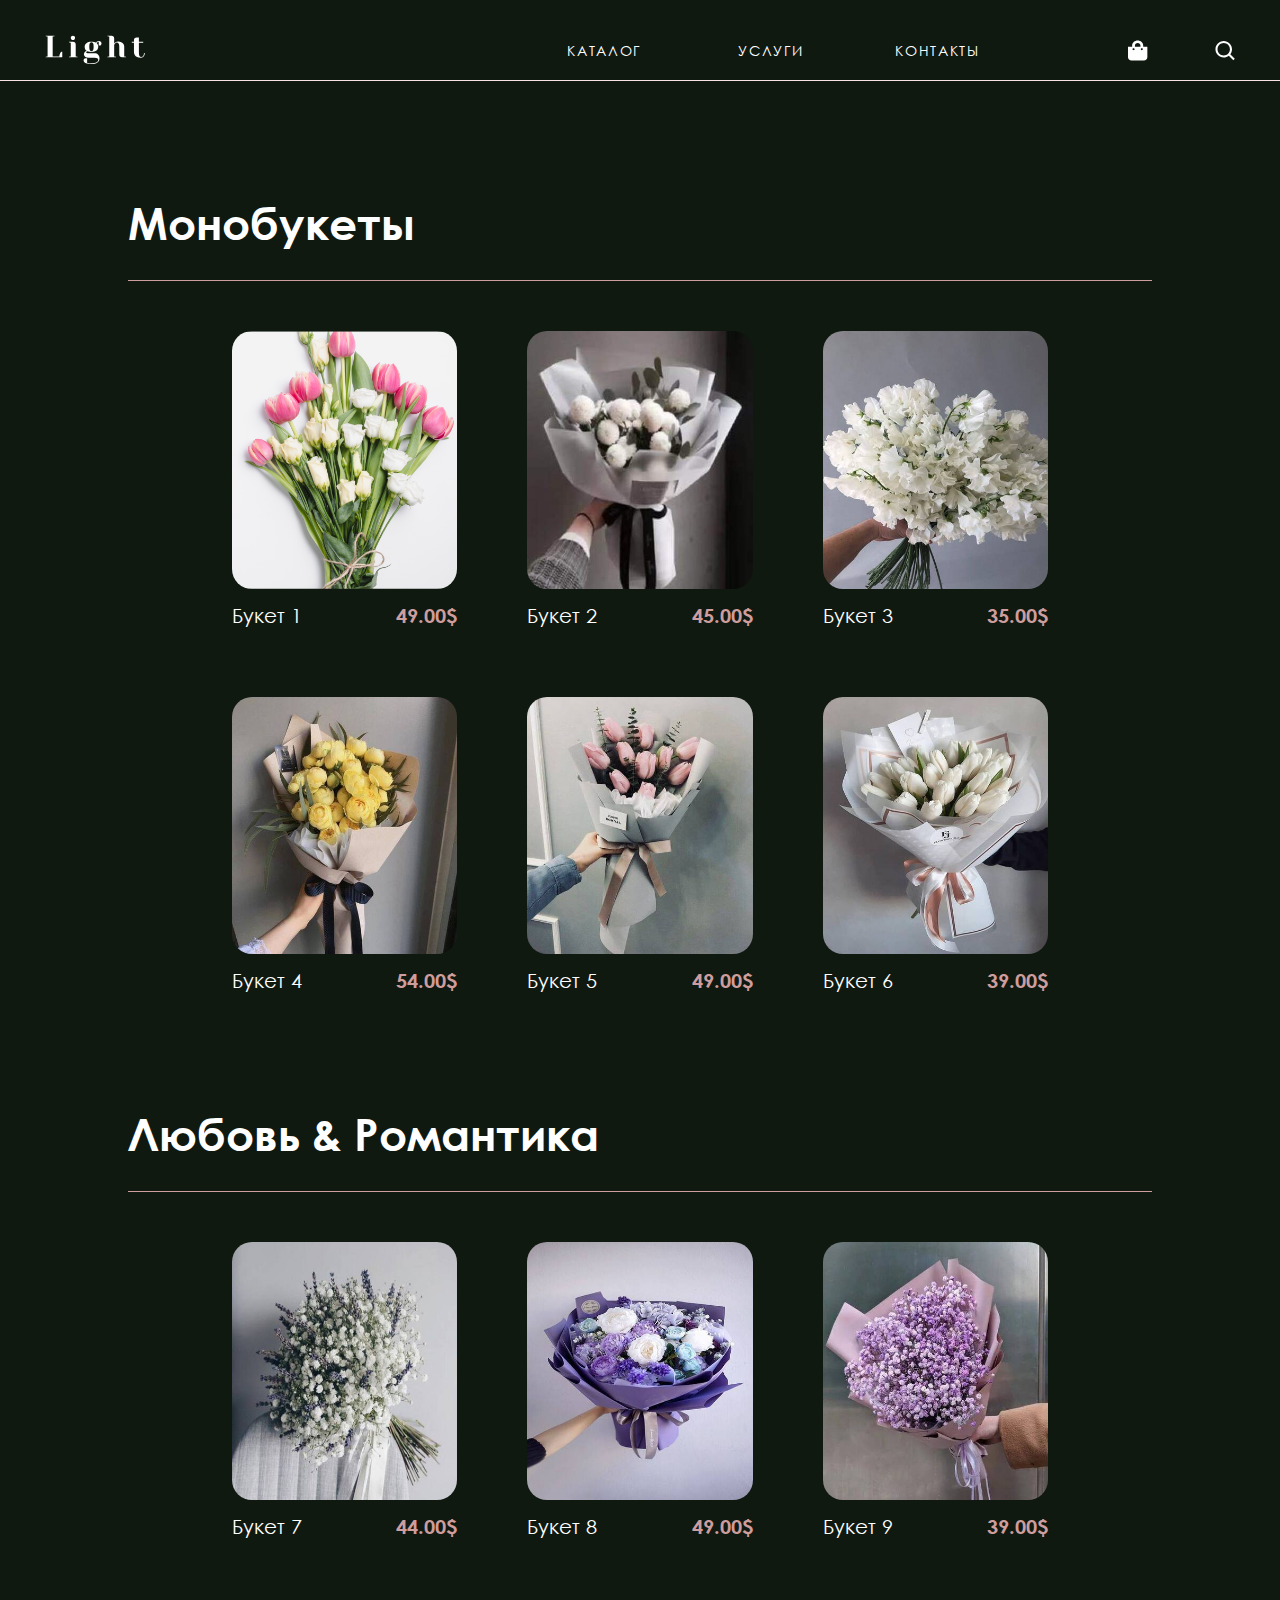
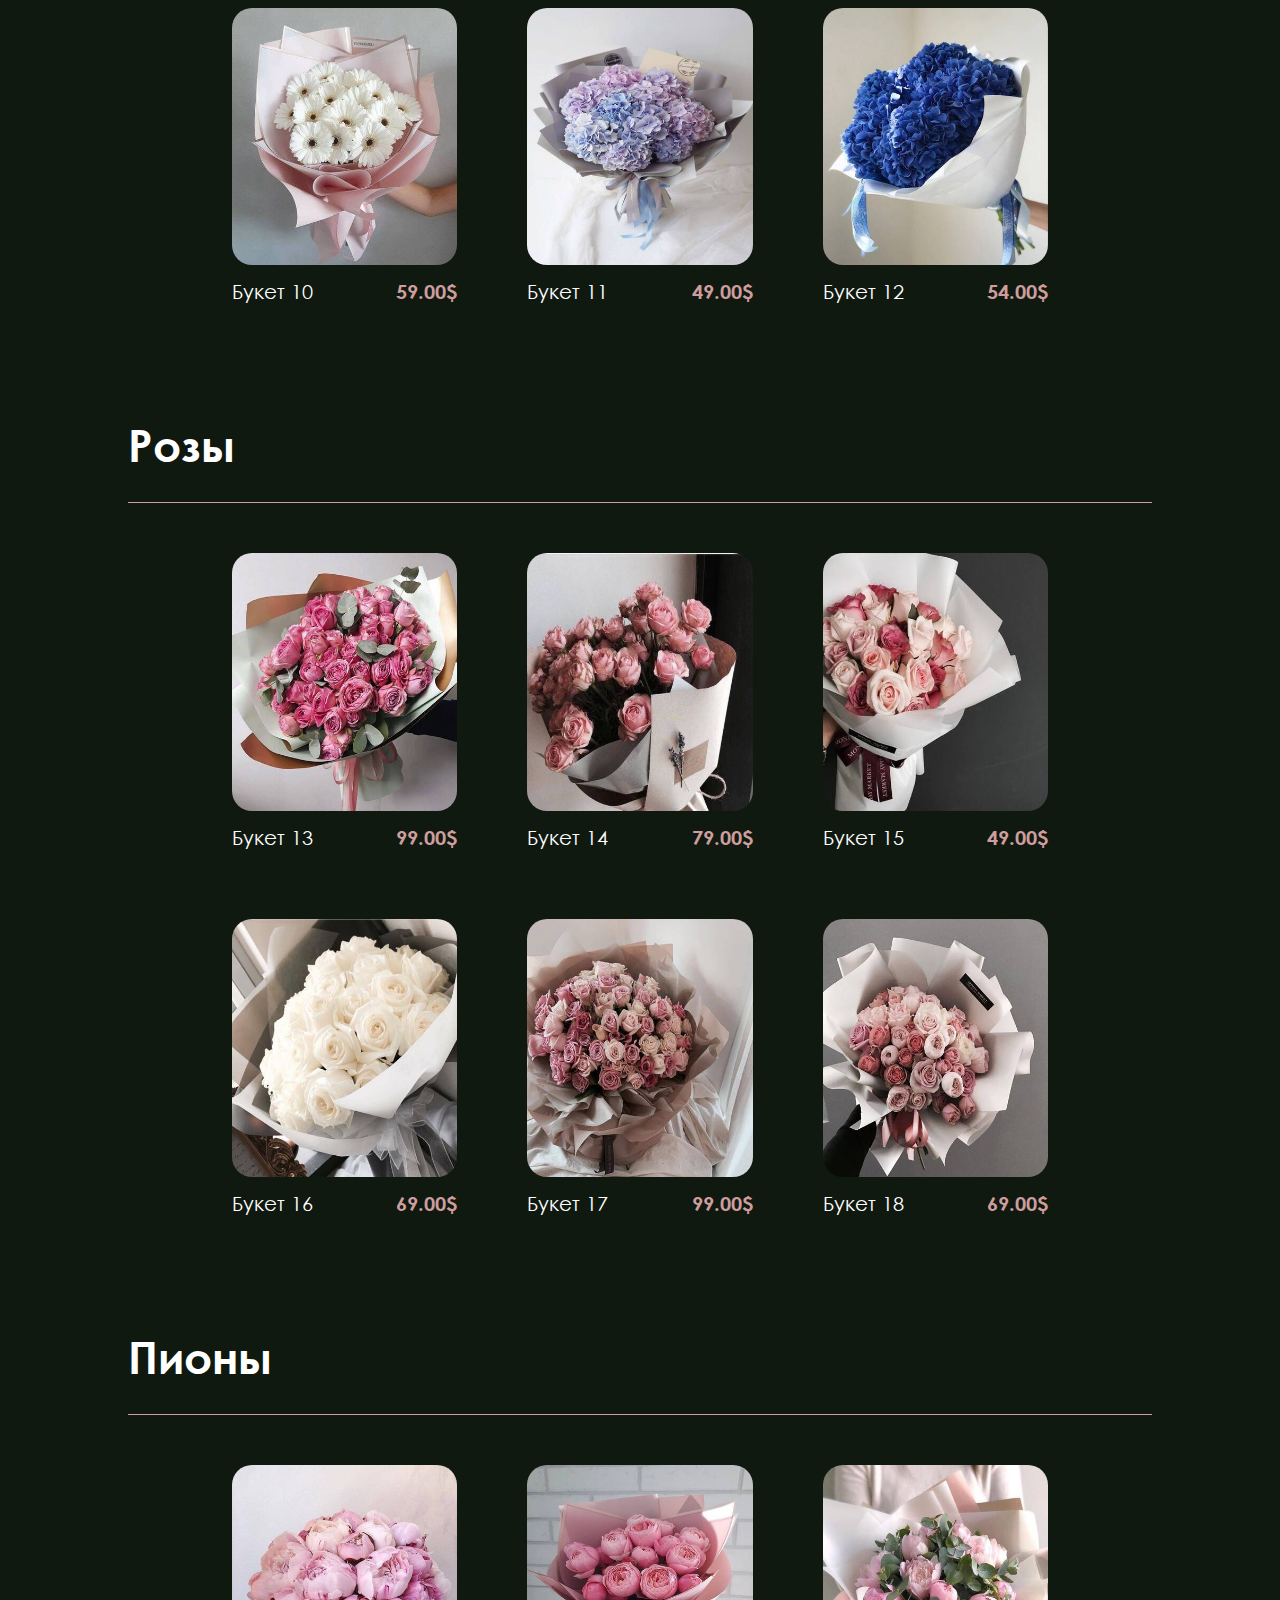
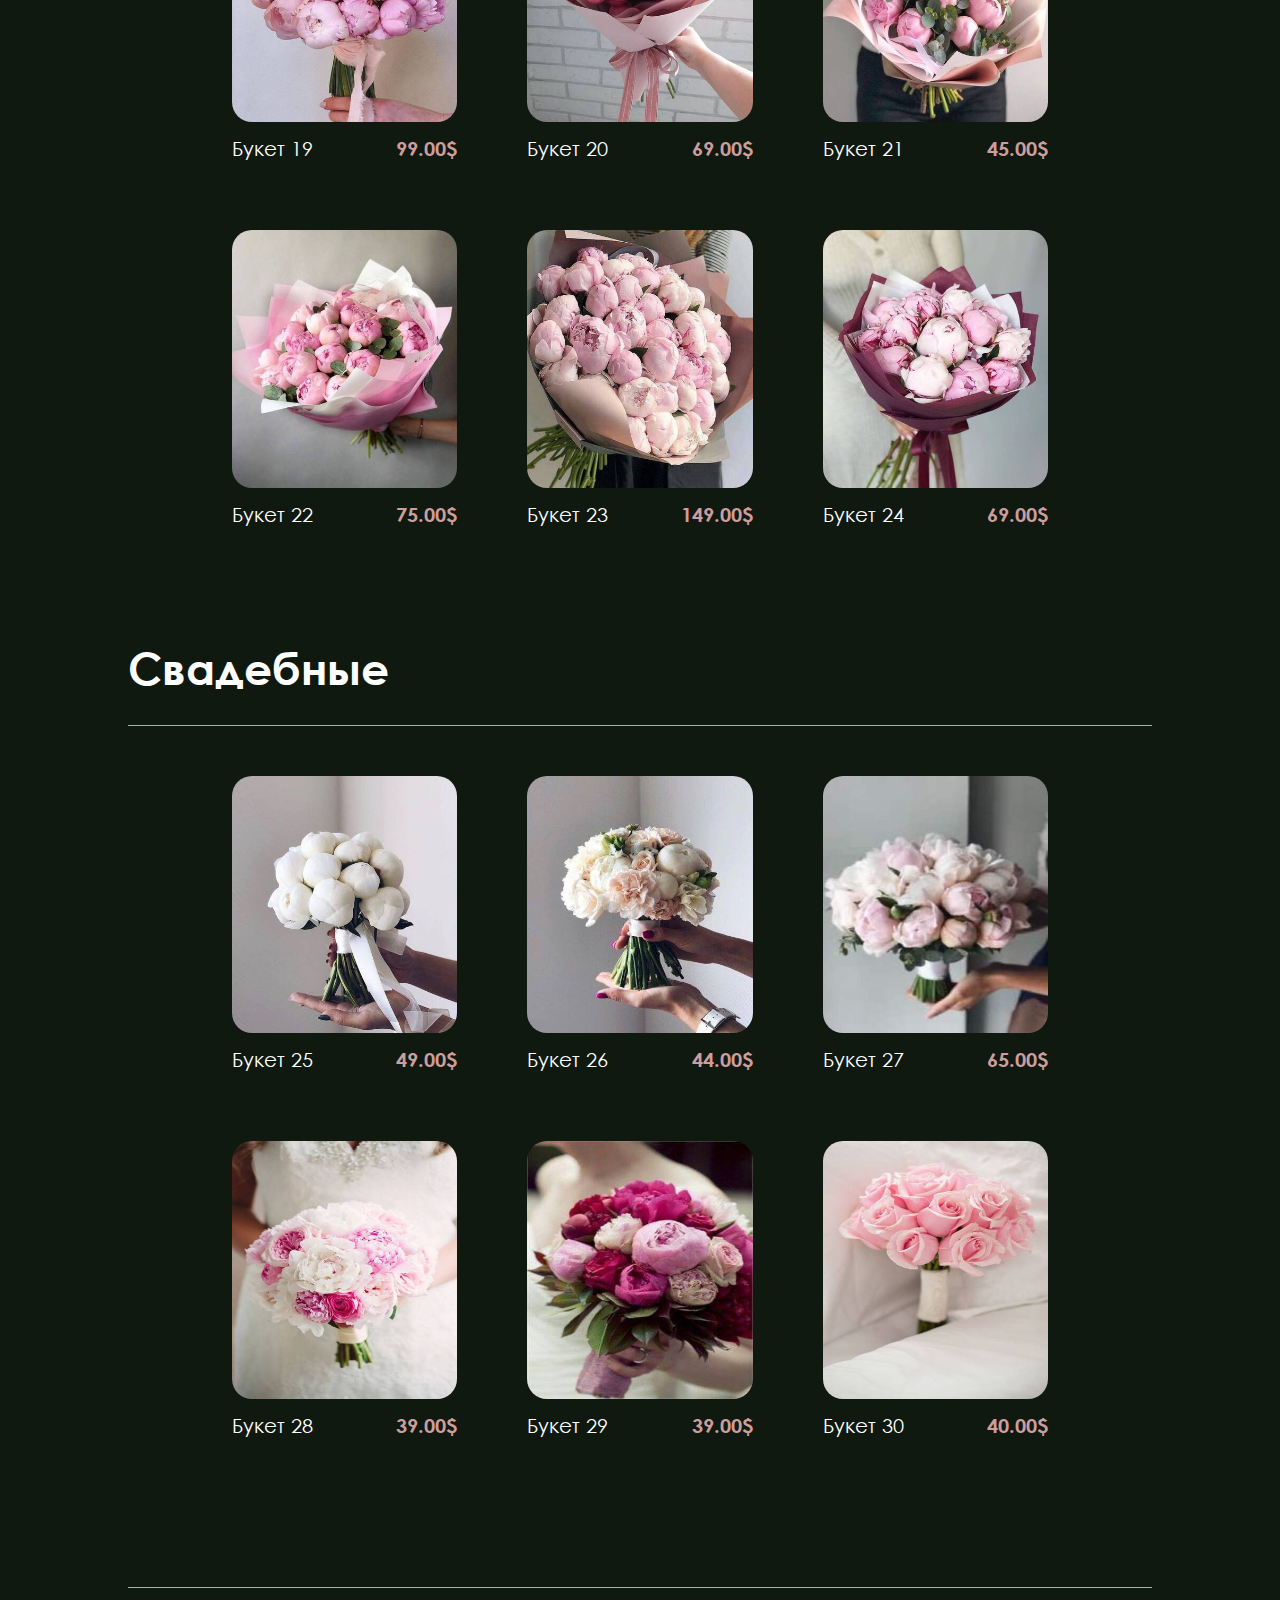
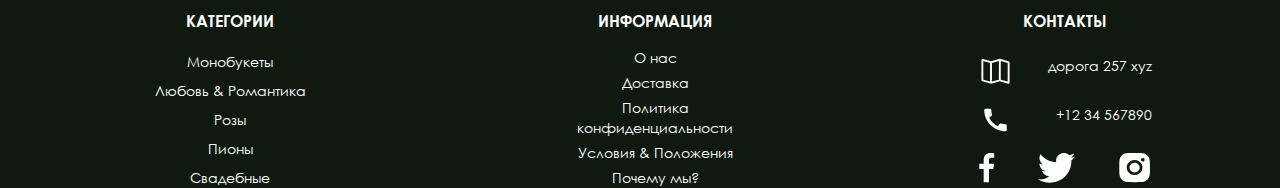
<file: catalog.html>
<!DOCTYPE html>
<html lang="en">
<head>

    <link rel="stylesheet" href="./styles/obnulator.css">
    <link rel="stylesheet" href="./styles/catalog.css">

    <meta charset="UTF-8">
    <meta http-equiv="X-UA-Compatible" content="IE=edge">
    <meta name="viewport" content="width=device-width, initial-scale=1.0">

    <title>Магазин цветов</title>
</head>

<body>

    <nav>
        <div class="nav">
            <figure class="nav__logo">
              <a href="index.html">
                  <svg class="white" width="123" height="36" viewBox="0 0 123 36" fill="none" xmlns="http://www.w3.org/2000/svg">
                      <path d="M0.9 26.43L3.18 25.86V1.54L0.9 0.969998V0.399998H11.73V0.969998L9.45 1.54V26.05H17.62C17.62 24.454 18.0253 22.972 18.836 21.604C19.1907 21.0213 19.6087 20.54 20.09 20.16H21.23V27H0.9V26.43ZM29.4134 26.43L31.6934 25.86V9.14L29.4134 8.57V8H34.3534C36.6334 8 37.7734 9.14 37.7734 11.42V25.86L40.0534 26.43V27H29.4134V26.43ZM34.3534 5.72C33.5934 5.72 32.96 5.46667 32.4534 4.96C31.9467 4.45333 31.6934 3.82 31.6934 3.06C31.6934 2.3 31.9467 1.66667 32.4534 1.16C32.96 0.653332 33.5934 0.399998 34.3534 0.399998C35.1134 0.399998 35.7467 0.653332 36.2534 1.16C36.76 1.66667 37.0134 2.3 37.0134 3.06C37.0134 3.82 36.76 4.45333 36.2534 4.96C35.7467 5.46667 35.1134 5.72 34.3534 5.72ZM56.9574 35.17C54.7028 35.17 52.8661 34.9673 51.4474 34.562C50.0288 34.1567 49.0028 33.6373 48.3694 33.004C47.7614 32.3707 47.4574 31.6993 47.4574 30.99C47.4574 30.1287 47.7108 29.432 48.2174 28.9C48.7494 28.3933 49.4461 28.14 50.3074 28.14C50.5101 28.14 50.8774 28.178 51.4094 28.254L51.8274 28.33V33.65C52.1314 33.7513 52.6128 33.878 53.2714 34.03C54.4368 34.2833 55.5388 34.41 56.5774 34.41C59.6681 34.41 61.9228 33.9667 63.3414 33.08C64.7854 32.2187 65.5074 31.142 65.5074 29.85C65.5074 28.2033 63.9874 27.38 60.9474 27.38H53.7274C51.8274 27.38 50.3708 26.9873 49.3574 26.202C48.3441 25.4167 47.8374 24.416 47.8374 23.2C47.8374 21.984 48.4328 20.9073 49.6234 19.97C50.1048 19.6153 50.7128 19.2987 51.4474 19.02C50.5101 18.4373 49.8261 17.7533 49.3954 16.968C48.9901 16.1573 48.7874 15.1947 48.7874 14.08C48.7874 12.2053 49.4968 10.698 50.9154 9.558C52.3341 8.39267 54.4114 7.81 57.1474 7.81C58.3381 7.81 59.4274 7.93667 60.4154 8.19C61.4288 8.418 62.2394 8.73467 62.8474 9.14C63.0501 8.70933 63.3161 8.32933 63.6454 8C64.4054 7.24 65.3428 6.86 66.4574 6.86C67.3188 6.86 68.0408 7.164 68.6234 7.772C69.2061 8.35467 69.4974 9.12733 69.4974 10.09C69.4974 10.8247 69.2948 11.42 68.8894 11.876C68.5094 12.332 68.0154 12.56 67.4074 12.56C67.1288 12.56 66.8121 12.5347 66.4574 12.484L66.0774 12.37V7.81C65.4188 7.81 64.7981 8.12667 64.2154 8.76C63.9874 8.988 63.7848 9.30467 63.6074 9.71C64.8741 10.8247 65.5074 12.2813 65.5074 14.08C65.5074 15.9547 64.7981 17.4747 63.3794 18.64C61.9608 19.78 59.8834 20.35 57.1474 20.35C55.3234 20.35 53.6768 20.0333 52.2074 19.4L51.4474 19.78C51.1941 19.932 51.0041 20.084 50.8774 20.236C50.7508 20.3627 50.6874 20.5273 50.6874 20.73C50.6874 21.1607 50.9028 21.49 51.3334 21.718C51.7894 21.946 52.5874 22.06 53.7274 22.06H60.9474C62.8474 22.06 64.3294 22.6173 65.3934 23.732C66.4828 24.8213 67.0274 26.354 67.0274 28.33C67.0274 30.3567 66.1788 32.0033 64.4814 33.27C62.8094 34.5367 60.3014 35.17 56.9574 35.17ZM57.1474 19.59C57.9834 19.59 58.6294 19.1847 59.0854 18.374C59.5668 17.5633 59.8074 16.132 59.8074 14.08C59.8074 12.028 59.5668 10.5967 59.0854 9.786C58.6294 8.97533 57.9834 8.57 57.1474 8.57C56.3114 8.57 55.6528 8.97533 55.1714 9.786C54.7154 10.5967 54.4874 12.028 54.4874 14.08C54.4874 16.132 54.7154 17.5633 55.1714 18.374C55.6528 19.1847 56.3114 19.59 57.1474 19.59ZM76.7352 26.43L79.0152 25.86V1.54L76.7352 0.969998V0.399998H81.6752C83.9552 0.399998 85.0952 1.54 85.0952 3.82V9.9C85.4752 9.39333 85.8679 8.988 86.2732 8.684C87.3626 7.848 88.6166 7.43 90.0352 7.43C91.4539 7.43 92.7206 7.734 93.8352 8.342C94.9752 8.92467 95.8619 9.69733 96.4952 10.66C97.1286 11.6227 97.4452 12.636 97.4452 13.7V25.86L99.7252 26.43V27H94.7852C92.5052 27 91.3652 25.86 91.3652 23.58V13.7C91.3652 12.104 91.0739 10.888 90.4912 10.052C89.9339 9.19067 89.2752 8.76 88.5152 8.76C87.5526 8.76 86.6912 9.26667 85.9312 10.28C85.6019 10.7107 85.3232 11.2173 85.0952 11.8V25.86L87.3752 26.43V27H76.7352V26.43ZM117.587 27.57C115.915 27.57 114.458 27.266 113.217 26.658C112.001 26.05 111.063 25.214 110.405 24.15C109.746 23.086 109.417 21.8827 109.417 20.54V8.95H106.757V8H109.417V6.1C109.417 3.82 110.557 2.68 112.837 2.68H115.497V8H120.817V8.95H115.497V20.54C115.497 22.8707 115.737 24.4667 116.219 25.328C116.7 26.1893 117.409 26.62 118.347 26.62C119.259 26.62 120.057 26.1767 120.741 25.29C121.425 24.4033 121.767 23.2 121.767 21.68H122.717C122.717 23.5547 122.248 25.0113 121.311 26.05C120.373 27.0633 119.132 27.57 117.587 27.57Z" fill="white"/>
                  </svg>
                  <svg class="gray" width="123" height="36" viewBox="0 0 123 36" fill="none" xmlns="http://www.w3.org/2000/svg">
                    <path d="M0.9 26.43L3.18 25.86V1.54L0.9 0.969998V0.399998H11.73V0.969998L9.45 1.54V26.05H17.62C17.62 24.454 18.0253 22.972 18.836 21.604C19.1907 21.0213 19.6087 20.54 20.09 20.16H21.23V27H0.9V26.43ZM29.4134 26.43L31.6934 25.86V9.14L29.4134 8.57V8H34.3534C36.6334 8 37.7734 9.14 37.7734 11.42V25.86L40.0534 26.43V27H29.4134V26.43ZM34.3534 5.72C33.5934 5.72 32.96 5.46667 32.4534 4.96C31.9467 4.45333 31.6934 3.82 31.6934 3.06C31.6934 2.3 31.9467 1.66667 32.4534 1.16C32.96 0.653332 33.5934 0.399998 34.3534 0.399998C35.1134 0.399998 35.7467 0.653332 36.2534 1.16C36.76 1.66667 37.0134 2.3 37.0134 3.06C37.0134 3.82 36.76 4.45333 36.2534 4.96C35.7467 5.46667 35.1134 5.72 34.3534 5.72ZM56.9574 35.17C54.7028 35.17 52.8661 34.9673 51.4474 34.562C50.0288 34.1567 49.0028 33.6373 48.3694 33.004C47.7614 32.3707 47.4574 31.6993 47.4574 30.99C47.4574 30.1287 47.7108 29.432 48.2174 28.9C48.7494 28.3933 49.4461 28.14 50.3074 28.14C50.5101 28.14 50.8774 28.178 51.4094 28.254L51.8274 28.33V33.65C52.1314 33.7513 52.6128 33.878 53.2714 34.03C54.4368 34.2833 55.5388 34.41 56.5774 34.41C59.6681 34.41 61.9228 33.9667 63.3414 33.08C64.7854 32.2187 65.5074 31.142 65.5074 29.85C65.5074 28.2033 63.9874 27.38 60.9474 27.38H53.7274C51.8274 27.38 50.3708 26.9873 49.3574 26.202C48.3441 25.4167 47.8374 24.416 47.8374 23.2C47.8374 21.984 48.4328 20.9073 49.6234 19.97C50.1048 19.6153 50.7128 19.2987 51.4474 19.02C50.5101 18.4373 49.8261 17.7533 49.3954 16.968C48.9901 16.1573 48.7874 15.1947 48.7874 14.08C48.7874 12.2053 49.4968 10.698 50.9154 9.558C52.3341 8.39267 54.4114 7.81 57.1474 7.81C58.3381 7.81 59.4274 7.93667 60.4154 8.19C61.4288 8.418 62.2394 8.73467 62.8474 9.14C63.0501 8.70933 63.3161 8.32933 63.6454 8C64.4054 7.24 65.3428 6.86 66.4574 6.86C67.3188 6.86 68.0408 7.164 68.6234 7.772C69.2061 8.35467 69.4974 9.12733 69.4974 10.09C69.4974 10.8247 69.2948 11.42 68.8894 11.876C68.5094 12.332 68.0154 12.56 67.4074 12.56C67.1288 12.56 66.8121 12.5347 66.4574 12.484L66.0774 12.37V7.81C65.4188 7.81 64.7981 8.12667 64.2154 8.76C63.9874 8.988 63.7848 9.30467 63.6074 9.71C64.8741 10.8247 65.5074 12.2813 65.5074 14.08C65.5074 15.9547 64.7981 17.4747 63.3794 18.64C61.9608 19.78 59.8834 20.35 57.1474 20.35C55.3234 20.35 53.6768 20.0333 52.2074 19.4L51.4474 19.78C51.1941 19.932 51.0041 20.084 50.8774 20.236C50.7508 20.3627 50.6874 20.5273 50.6874 20.73C50.6874 21.1607 50.9028 21.49 51.3334 21.718C51.7894 21.946 52.5874 22.06 53.7274 22.06H60.9474C62.8474 22.06 64.3294 22.6173 65.3934 23.732C66.4828 24.8213 67.0274 26.354 67.0274 28.33C67.0274 30.3567 66.1788 32.0033 64.4814 33.27C62.8094 34.5367 60.3014 35.17 56.9574 35.17ZM57.1474 19.59C57.9834 19.59 58.6294 19.1847 59.0854 18.374C59.5668 17.5633 59.8074 16.132 59.8074 14.08C59.8074 12.028 59.5668 10.5967 59.0854 9.786C58.6294 8.97533 57.9834 8.57 57.1474 8.57C56.3114 8.57 55.6528 8.97533 55.1714 9.786C54.7154 10.5967 54.4874 12.028 54.4874 14.08C54.4874 16.132 54.7154 17.5633 55.1714 18.374C55.6528 19.1847 56.3114 19.59 57.1474 19.59ZM76.7352 26.43L79.0152 25.86V1.54L76.7352 0.969998V0.399998H81.6752C83.9552 0.399998 85.0952 1.54 85.0952 3.82V9.9C85.4752 9.39333 85.8679 8.988 86.2732 8.684C87.3626 7.848 88.6166 7.43 90.0352 7.43C91.4539 7.43 92.7206 7.734 93.8352 8.342C94.9752 8.92467 95.8619 9.69733 96.4952 10.66C97.1286 11.6227 97.4452 12.636 97.4452 13.7V25.86L99.7252 26.43V27H94.7852C92.5052 27 91.3652 25.86 91.3652 23.58V13.7C91.3652 12.104 91.0739 10.888 90.4912 10.052C89.9339 9.19067 89.2752 8.76 88.5152 8.76C87.5526 8.76 86.6912 9.26667 85.9312 10.28C85.6019 10.7107 85.3232 11.2173 85.0952 11.8V25.86L87.3752 26.43V27H76.7352V26.43ZM117.587 27.57C115.915 27.57 114.458 27.266 113.217 26.658C112.001 26.05 111.063 25.214 110.405 24.15C109.746 23.086 109.417 21.8827 109.417 20.54V8.95H106.757V8H109.417V6.1C109.417 3.82 110.557 2.68 112.837 2.68H115.497V8H120.817V8.95H115.497V20.54C115.497 22.8707 115.737 24.4667 116.219 25.328C116.7 26.1893 117.409 26.62 118.347 26.62C119.259 26.62 120.057 26.1767 120.741 25.29C121.425 24.4033 121.767 23.2 121.767 21.68H122.717C122.717 23.5547 122.248 25.0113 121.311 26.05C120.373 27.0633 119.132 27.57 117.587 27.57Z" fill="gray"/>
                </svg>
              </a>                 
           </figure>
            <div class="nav__links">
               <div class="nav__links__text">
                    <a href="catalog.html">КАТАЛОГ</a>
                    <a href="services.html">УСЛУГИ</a>
                    <a href="#contactUs">КОНТАКТЫ</a>
                </div>
                <figure class="nav__links__img">
                    <a href="shopping_cart.html">
                        <svg class="white" width="27" height="27" viewBox="0 0 27 27" fill="none" xmlns="http://www.w3.org/2000/svg">
                            <path d="M20.53 8.4375V6.75C20.53 3.02801 17.1809 0 13.0645 0C8.94803 0 5.59908 3.02801 5.59908 6.75V8.4375H0V22.7812C0 25.1112 2.08898 27 4.6659 27H21.4631C24.0401 27 26.129 25.1112 26.129 22.7812V8.4375H20.53ZM9.3318 6.75C9.3318 4.889 11.0063 3.375 13.0645 3.375C15.1228 3.375 16.7972 4.889 16.7972 6.75V8.4375H9.3318V6.75ZM18.6636 13.0781C17.8905 13.0781 17.2638 12.5115 17.2638 11.8125C17.2638 11.1135 17.8905 10.5469 18.6636 10.5469C19.4367 10.5469 20.0634 11.1135 20.0634 11.8125C20.0634 12.5115 19.4367 13.0781 18.6636 13.0781ZM7.46544 13.0781C6.69236 13.0781 6.06567 12.5115 6.06567 11.8125C6.06567 11.1135 6.69236 10.5469 7.46544 10.5469C8.23852 10.5469 8.86521 11.1135 8.86521 11.8125C8.86521 12.5115 8.23852 13.0781 7.46544 13.0781Z" fill="white"/>
                        </svg>
                        <svg class="gray" width="27" height="27" viewBox="0 0 27 27" fill="none" xmlns="http://www.w3.org/2000/svg">
                            <path d="M20.53 8.4375V6.75C20.53 3.02801 17.1809 0 13.0645 0C8.94803 0 5.59908 3.02801 5.59908 6.75V8.4375H0V22.7812C0 25.1112 2.08898 27 4.6659 27H21.4631C24.0401 27 26.129 25.1112 26.129 22.7812V8.4375H20.53ZM9.3318 6.75C9.3318 4.889 11.0063 3.375 13.0645 3.375C15.1228 3.375 16.7972 4.889 16.7972 6.75V8.4375H9.3318V6.75ZM18.6636 13.0781C17.8905 13.0781 17.2638 12.5115 17.2638 11.8125C17.2638 11.1135 17.8905 10.5469 18.6636 10.5469C19.4367 10.5469 20.0634 11.1135 20.0634 11.8125C20.0634 12.5115 19.4367 13.0781 18.6636 13.0781ZM7.46544 13.0781C6.69236 13.0781 6.06567 12.5115 6.06567 11.8125C6.06567 11.1135 6.69236 10.5469 7.46544 10.5469C8.23852 10.5469 8.86521 11.1135 8.86521 11.8125C8.86521 12.5115 8.23852 13.0781 7.46544 13.0781Z" fill="gray"/>
                        </svg>     
                    </a>
                    <a href="">
                        <svg class="white" width="25" height="25" viewBox="0 0 25 25" fill="none" xmlns="http://www.w3.org/2000/svg">
                            <path d="M10.9167 21.25C13.2094 21.2495 15.436 20.482 17.242 19.0697L22.9202 24.7478L24.7466 22.9214L19.0684 17.2432C20.4815 15.4371 21.2495 13.2099 21.25 10.9167C21.25 5.21912 16.6143 0.583328 10.9167 0.583328C5.21917 0.583328 0.583374 5.21912 0.583374 10.9167C0.583374 16.6142 5.21917 21.25 10.9167 21.25ZM10.9167 3.16666C15.1908 3.16666 18.6667 6.64254 18.6667 10.9167C18.6667 15.1908 15.1908 18.6667 10.9167 18.6667C6.64258 18.6667 3.16671 15.1908 3.16671 10.9167C3.16671 6.64254 6.64258 3.16666 10.9167 3.16666Z" fill="white"/>
                        </svg>
                        <svg class="gray" width="25" height="25" viewBox="0 0 25 25" fill="none" xmlns="http://www.w3.org/2000/svg">
                            <path d="M10.9167 21.25C13.2094 21.2495 15.436 20.482 17.242 19.0697L22.9202 24.7478L24.7466 22.9214L19.0684 17.2432C20.4815 15.4371 21.2495 13.2099 21.25 10.9167C21.25 5.21912 16.6143 0.583328 10.9167 0.583328C5.21917 0.583328 0.583374 5.21912 0.583374 10.9167C0.583374 16.6142 5.21917 21.25 10.9167 21.25ZM10.9167 3.16666C15.1908 3.16666 18.6667 6.64254 18.6667 10.9167C18.6667 15.1908 15.1908 18.6667 10.9167 18.6667C6.64258 18.6667 3.16671 15.1908 3.16671 10.9167C3.16671 6.64254 6.64258 3.16666 10.9167 3.16666Z" fill="gray"/>
                        </svg>
                    </a>
                </figure>
            </div>
        </div>

        <div class="nav__line"></div>
    </nav>

    <main>

        <div class="container">
            <div class="header" id="Monobouquets">
                <div>Монобукеты</div>
                <div class="header__line"></div>
            </div>

            <div class="grid">
                <div class="element">
                    <figure>
                        <a href="buqet_review.html">
                            <img src="./img/mono1.png" alt="">
                        </a>
                    </figure>
                    <div class="element__about">
                        <div>Букет 1</div>
                        <div class="price">49.00$</div>
                    </div>
                </div>
                <div class="element">
                    <figure>
                        <a href="buqet_review.html">
                            <img src="./img/mono2.jpg" alt="">
                        </a>
                    </figure>
                    <div class="element__about">
                        <div>Букет 2</div>
                        <div class="price">45.00$</div>
                    </div>
                </div>
                <div class="element">
                    <figure>
                        <a href="buqet_review.html">
                            <img src="./img/mono3.jpg" alt="">
                        </a>
                    </figure>
                    <div class="element__about">
                        <div>Букет 3</div>
                        <div class="price">35.00$</div>
                    </div>
                </div>
                <div class="element">
                    <figure>
                        <a href="buqet_review.html">
                            <img src="./img/mono4.jpg" alt="">
                        </a>
                    </figure>
                    <div class="element__about">
                        <div>Букет 4</div>
                        <div class="price">54.00$</div>
                    </div>
                </div>
                <div class="element">
                    <figure>
                        <a href="buqet_review.html">
                            <img src="./img/mono5.jpg" alt="">
                        </a>
                    </figure>
                    <div class="element__about">
                        <div>Букет 5</div>
                        <div class="price">49.00$</div>
                    </div>
                </div>
                <div class="element">
                    <figure>
                        <a href="buqet_review.html">
                            <img src="./img/mono6.jpg" alt="">
                        </a>
                    </figure>
                    <div class="element__about">
                        <div>Букет 6</div>
                        <div class="price">39.00$</div>
                    </div>
                </div>
            </div>

            <div class="header" id="Love&Romance">
                <div>Любовь & Романтика</div>
                <div class="header__line"></div>
            </div>

            <div class="grid">
                <div class="element">
                    <figure>
                        <a href="buqet_review.html">
                            <img src="./img/romance1.jpg" alt="">
                        </a>
                    </figure>
                    <div class="element__about">
                        <div>Букет 7</div>
                        <div class="price">44.00$</div>
                    </div>
                </div>
                <div class="element">
                    <figure>
                        <a href="buqet_review.html">
                            <img src="./img/romance2.jpg" alt="">
                        </a>
                    </figure>
                    <div class="element__about">
                        <div>Букет 8</div>
                        <div class="price">49.00$</div>
                    </div>
                </div>
                <div class="element">
                    <figure>
                        <a href="buqet_review.html">
                            <img src="./img/romance3.jpg" alt="">
                        </a>
                    </figure>
                    <div class="element__about">
                        <div>Букет 9</div>
                        <div class="price">39.00$</div>
                    </div>
                </div>
                <div class="element">
                    <figure>
                        <a href="buqet_review.html">
                            <img src="./img/romance4.jpg" alt="">
                        </a>
                    </figure>
                    <div class="element__about">
                        <div>Букет 10</div>
                        <div class="price">59.00$</div>
                    </div>
                </div>
                <div class="element">
                    <figure>
                        <a href="buqet_review.html">
                            <img src="./img/romance5.jpg" alt="">
                        </a>
                    </figure>
                    <div class="element__about">
                        <div>Букет 11</div>
                        <div class="price">49.00$</div>
                    </div>
                </div>
                <div class="element">
                    <figure>
                        <a href="buqet_review.html">
                            <img src="./img/romance6.jpg" alt="">
                        </a>
                    </figure>
                    <div class="element__about">
                        <div>Букет 12</div>
                        <div class="price">54.00$</div>
                    </div>
                </div>
            </div>

            <div class="header" id="Roses">
                <div>Розы</div>
                <div class="header__line"></div>
            </div>

            <div class="grid">
                <div class="element">
                    <figure>
                        <a href="buqet_review.html">
                            <img src="./img/rose1.jpg" alt="">
                        </a>
                    </figure>
                    <div class="element__about">
                        <div>Букет 13</div>
                        <div class="price">99.00$</div>
                    </div>
                </div>
                <div class="element">
                    <figure>
                        <a href="buqet_review.html">
                            <img src="./img/rose2.jpg" alt="">
                        </a>
                    </figure>
                    <div class="element__about">
                        <div>Букет 14</div>
                        <div class="price">79.00$</div>
                    </div>
                </div>
                <div class="element">
                    <figure>
                        <a href="buqet_review.html">
                            <img src="./img/rose3.jpg" alt="">
                        </a>
                    </figure>
                    <div class="element__about">
                        <div>Букет 15</div>
                        <div class="price">49.00$</div>
                    </div>
                </div>
                <div class="element">
                    <figure>
                        <a href="buqet_review.html">
                            <img src="./img/rose4.jpg" alt="">
                        </a>
                    </figure>
                    <div class="element__about">
                        <div>Букет 16</div>
                        <div class="price">69.00$</div>
                    </div>
                </div>
                <div class="element">
                    <figure>
                        <a href="buqet_review.html">
                            <img src="./img/rose5.jpg" alt="">
                        </a>
                    </figure>
                    <div class="element__about">
                        <div>Букет 17</div>
                        <div class="price">99.00$</div>
                    </div>
                </div>
                <div class="element">
                    <figure>
                        <a href="buqet_review.html">
                            <img src="./img/rose6.jpg" alt="">
                        </a>
                    </figure>
                    <div class="element__about">
                        <div>Букет 18</div>
                        <div class="price">69.00$</div>
                    </div>
                </div>
            </div>

            <div class="header" id="Pions">
                <div>Пионы</div>
                <div class="header__line"></div>
            </div>

            <div class="grid">
                <div class="element">
                    <figure>
                        <a href="buqet_review.html">
                            <img src="./img/pion1.jpg" alt="">
                        </a>
                    </figure>
                    <div class="element__about">
                        <div>Букет 19</div>
                        <div class="price">99.00$</div>
                    </div>
                </div>
                <div class="element">
                    <figure>
                        <a href="buqet_review.html">
                            <img src="./img/pion2.jpg" alt="">
                        </a>
                    </figure>
                    <div class="element__about">
                        <div>Букет 20</div>
                        <div class="price">69.00$</div>
                    </div>
                </div>
                <div class="element">
                    <figure>
                        <a href="buqet_review.html">
                            <img src="./img/pion3.jpg" alt="">
                        </a>
                    </figure>
                    <div class="element__about">
                        <div>Букет 21</div>
                        <div class="price">45.00$</div>
                    </div>
                </div>
                <div class="element">
                    <figure>
                        <a href="buqet_review.html">
                            <img src="./img/pion4.jpg" alt="">
                        </a>
                    </figure>
                    <div class="element__about">
                        <div>Букет 22</div>
                        <div class="price">75.00$</div>
                    </div>
                </div>
                <div class="element">
                    <figure>
                        <a href="buqet_review.html">
                            <img src="./img/pion5.jpg" alt="">
                        </a>
                    </figure>
                    <div class="element__about">
                        <div>Букет 23</div>
                        <div class="price">149.00$</div>
                    </div>
                </div>
                <div class="element">
                    <figure>
                        <a href="buqet_review.html">
                            <img src="./img/pion6.jpg" alt="">
                        </a>
                    </figure>
                    <div class="element__about">
                        <div>Букет 24</div>
                        <div class="price">69.00$</div>
                    </div>
                </div>
            </div>

            <div class="header" id="Wedding">
                <div>Свадебные</div>
                <div class="header__line"></div>
            </div>

            <div class="grid">
                <div class="element">
                    <figure>
                        <a href="buqet_review.html">
                            <img src="./img/wedding1.jpg" alt="">
                        </a>
                    </figure>
                    <div class="element__about">
                        <div>Букет 25</div>
                        <div class="price">49.00$</div>
                    </div>
                </div>
                <div class="element">
                    <figure>
                        <a href="buqet_review.html">
                            <img src="./img/wedding2.jpg" alt="">
                        </a>
                    </figure>
                    <div class="element__about">
                        <div>Букет 26</div>
                        <div class="price">44.00$</div>
                    </div>
                </div>
                <div class="element">
                    <figure>
                        <a href="buqet_review.html">
                            <img src="./img/wedding3.jpg" alt="">
                        </a>
                    </figure>
                    <div class="element__about">
                        <div>Букет 27</div>
                        <div class="price">65.00$</div>
                    </div>
                </div>
                <div class="element">
                    <figure>
                        <a href="buqet_review.html">
                            <img src="./img/wedding4.jpg" alt="">
                        </a>
                    </figure>
                    <div class="element__about">
                        <div>Букет 28</div>
                        <div class="price">39.00$</div>
                    </div>
                </div>
                <div class="element">
                    <figure>
                        <a href="buqet_review.html">
                            <img src="./img/wedding5.jpg" alt="">
                        </a>
                    </figure>
                    <div class="element__about">
                        <div>Букет 29</div>
                        <div class="price">39.00$</div>
                    </div>
                </div>
                <div class="element">
                    <figure>
                        <a href="buqet_review.html">
                            <img src="./img/wedding6.jpg" alt="">
                        </a>
                    </figure>
                    <div class="element__about">
                        <div>Букет 30</div>
                        <div class="price">40.00$</div>
                    </div>
                </div>
            </div>
        </div>

    </main>

    <footer>
        <div class="footer" id="contactUs">
            <div class="footer__line"></div>
            <div class="footer__info">
                <div class="footer__info__categories">
                    <div class="footer__info__header">КАТЕГОРИИ</div>
                    <div><a href="#Monobouquets">Монобукеты</a></div>
                    <div><a href="#Love&Romance">Любовь & Романтика</a></div>
                    <div><a href="#Roses">Розы</a></div>
                    <div><a href="&Pions">Пионы</a></div>
                    <div><a href="#Wedding">Свадебные</a></div>
                </div>
                <div class="footer__info__information">
                    <div class="footer__info__header">ИНФОРМАЦИЯ</div>
                    <div><a href="services.html">О нас</a></div>
                    <div><a href="services.html">Доставка</a></div>
                    <div><a href="services.html">Политика конфиденциальности</a></div>
                    <div><a href="services.html">Условия & Положения</a></div>
                    <div><a href="services.html">Почему мы?</a></div>
                </div>
                <div class="footer__info__contactUs">
                    <div class="footer__info__header">КОНТАКТЫ</div>
                    <div class="footer__info__contactUs__map">
                        <figure>
                            <svg width="35" height="35" viewBox="0 0 35 35" fill="none" xmlns="http://www.w3.org/2000/svg">
                                <path d="M32.7076 6.0855L22.5312 3.23901L12.3252 6.11394L2.83411 3.42153C2.63073 3.36383 2.41675 3.35408 2.20896 3.39304C2.00118 3.432 1.80526 3.51862 1.63661 3.64608C1.46795 3.77355 1.33115 3.93838 1.23696 4.12765C1.14277 4.31691 1.09375 4.52543 1.09375 4.73684V28.02C1.09478 28.3768 1.21165 28.7236 1.42676 29.0083C1.64187 29.2929 1.9436 29.5 2.28655 29.5984L12.3229 32.4456L22.5334 29.5694L32.1709 32.2652C32.3741 32.322 32.5877 32.3311 32.7949 32.2916C33.0022 32.2521 33.1975 32.1652 33.3656 32.0376C33.5337 31.9101 33.6699 31.7453 33.7637 31.5563C33.8575 31.3673 33.9063 31.1592 33.9062 30.9482V7.66549C33.9053 7.30763 33.7879 6.95981 33.5716 6.67471C33.3553 6.38961 33.052 6.18276 32.7076 6.0855ZM11.1426 29.8366L3.28125 27.6064V5.82218L11.1426 8.05233V29.8366ZM21.4385 27.6048L13.3301 29.8888V8.10347L21.4385 5.81944V27.6048ZM31.7188 29.8669L23.626 27.6035V5.81664L31.7188 8.08009V29.8669Z" fill="white"/>
                            </svg>                                
                        </figure>
                        <div>дорога 257 xyz</div>
                    </div>
                    <div class="footer__info__contactUs__call">
                        <figure>
                            <svg width="35" height="35" viewBox="0 0 35 35" fill="none" xmlns="http://www.w3.org/2000/svg">
                                <path d="M29.1812 22.4292C27.3875 22.4292 25.6521 22.1375 24.0333 21.6125C23.7797 21.5265 23.5071 21.5138 23.2465 21.5757C22.986 21.6376 22.7482 21.7717 22.5604 21.9625L20.2708 24.8354C16.1437 22.8667 12.2792 19.1479 10.2229 14.875L13.0667 12.4542C13.4604 12.0458 13.5771 11.4771 13.4167 10.9667C12.8771 9.34792 12.6 7.6125 12.6 5.81875C12.6 5.03125 11.9437 4.375 11.1562 4.375H6.11042C5.32292 4.375 4.375 4.725 4.375 5.81875C4.375 19.3667 15.6479 30.625 29.1812 30.625C30.2167 30.625 30.625 29.7063 30.625 28.9042V23.8729C30.625 23.0854 29.9687 22.4292 29.1812 22.4292Z" fill="white"/>
                            </svg>                                 
                        </figure>
                        <div>+12 34 567890</div>
                    </div>
                    <div class="footer__info__contactUs__icons">
                        <figure>
                            <a href="https://vk.com/idcrazymaxim">
                                <svg class="white" width="18" height="35" viewBox="0 0 18 35" fill="none" xmlns="http://www.w3.org/2000/svg">
                                    <path d="M11.2797 34.1251V18.5599H16.4007L17.1686 12.4922H11.2809V8.61461C11.2809 6.86346 11.7568 5.66142 14.2247 5.66142H17.3734V0.237854C15.8504 0.0748206 14.3198 -0.00451282 12.7884 0.000198048C8.25003 0.000198048 5.13695 2.82705 5.13695 8.01797V12.4922H0V18.5599H5.13695V34.1251H11.2797Z" fill="white"/>
                                </svg>  
                                <svg class="gray" width="18" height="35" viewBox="0 0 18 35" fill="none" xmlns="http://www.w3.org/2000/svg">
                                    <path d="M11.2797 34.1251V18.5599H16.4007L17.1686 12.4922H11.2809V8.61461C11.2809 6.86346 11.7568 5.66142 14.2247 5.66142H17.3734V0.237854C15.8504 0.0748206 14.3198 -0.00451282 12.7884 0.000198048C8.25003 0.000198048 5.13695 2.82705 5.13695 8.01797V12.4922H0V18.5599H5.13695V34.1251H11.2797Z" fill="gray"/>
                                </svg>
                            </a>                              
                        </figure>
                        <figure>
                            <a href="">
                                <svg class="white" width="39" height="30" viewBox="0 0 39 30" fill="none" xmlns="http://www.w3.org/2000/svg">
                                    <path d="M38.1615 3.50362C36.767 4.11105 35.2876 4.50973 33.7728 4.68638C35.3672 3.74801 36.5607 2.27322 37.1316 0.535908C35.6301 1.41163 33.988 2.03039 32.2754 2.36577C31.1233 1.16261 29.5995 0.365881 27.9399 0.098847C26.2803 -0.168187 24.5773 0.109359 23.0945 0.888551C21.6117 1.66774 20.4316 2.90514 19.737 4.4093C19.0423 5.91345 18.8717 7.60052 19.2516 9.20947C16.2128 9.0598 13.2399 8.28416 10.5261 6.93289C7.81223 5.58163 5.41808 3.68495 3.49905 1.366C2.52338 3.0192 2.22551 4.97531 2.66602 6.83651C3.10652 8.69772 4.25232 10.3243 5.87041 11.3854C4.65658 11.3461 3.46975 11.0233 2.40823 10.4438V10.537C2.41159 12.2663 3.02221 13.9415 4.13707 15.2801C5.25194 16.6187 6.8028 17.5386 8.52802 17.8847C7.87137 18.0588 7.19422 18.1472 6.51406 18.1475C6.03119 18.1476 5.54951 18.1008 5.076 18.0078C5.56359 19.4993 6.51382 20.8037 7.7937 21.7386C9.07357 22.6734 10.619 23.1918 12.2138 23.2213C9.50755 25.3046 6.16689 26.4341 2.72836 26.4285C2.11666 26.4302 1.50534 26.398 0.897339 26.332C4.39087 28.5407 8.45875 29.7131 12.6135 29.709C15.4747 29.7284 18.3113 29.1893 20.9585 28.123C23.6057 27.0566 26.0108 25.4843 28.034 23.4973C30.0572 21.5103 31.6582 19.1482 32.7439 16.5484C33.8297 13.9486 34.3787 11.1627 34.3588 8.35277L34.3334 7.38127C35.838 6.32701 37.135 5.01313 38.1615 3.50362Z" fill="white"/>
                                 </svg>
                                 <svg class="gray" width="39" height="30" viewBox="0 0 39 30" fill="none" xmlns="http://www.w3.org/2000/svg">
                                    <path d="M38.1615 3.50362C36.767 4.11105 35.2876 4.50973 33.7728 4.68638C35.3672 3.74801 36.5607 2.27322 37.1316 0.535908C35.6301 1.41163 33.988 2.03039 32.2754 2.36577C31.1233 1.16261 29.5995 0.365881 27.9399 0.098847C26.2803 -0.168187 24.5773 0.109359 23.0945 0.888551C21.6117 1.66774 20.4316 2.90514 19.737 4.4093C19.0423 5.91345 18.8717 7.60052 19.2516 9.20947C16.2128 9.0598 13.2399 8.28416 10.5261 6.93289C7.81223 5.58163 5.41808 3.68495 3.49905 1.366C2.52338 3.0192 2.22551 4.97531 2.66602 6.83651C3.10652 8.69772 4.25232 10.3243 5.87041 11.3854C4.65658 11.3461 3.46975 11.0233 2.40823 10.4438V10.537C2.41159 12.2663 3.02221 13.9415 4.13707 15.2801C5.25194 16.6187 6.8028 17.5386 8.52802 17.8847C7.87137 18.0588 7.19422 18.1472 6.51406 18.1475C6.03119 18.1476 5.54951 18.1008 5.076 18.0078C5.56359 19.4993 6.51382 20.8037 7.7937 21.7386C9.07357 22.6734 10.619 23.1918 12.2138 23.2213C9.50755 25.3046 6.16689 26.4341 2.72836 26.4285C2.11666 26.4302 1.50534 26.398 0.897339 26.332C4.39087 28.5407 8.45875 29.7131 12.6135 29.709C15.4747 29.7284 18.3113 29.1893 20.9585 28.123C23.6057 27.0566 26.0108 25.4843 28.034 23.4973C30.0572 21.5103 31.6582 19.1482 32.7439 16.5484C33.8297 13.9486 34.3787 11.1627 34.3588 8.35277L34.3334 7.38127C35.838 6.32701 37.135 5.01313 38.1615 3.50362Z" fill="gray"/>
                                 </svg>
                            </a>
                        </figure>
                        <figure>
                            <a href="https://www.instagram.com/_maxpozdnyakov_/">
                                <svg class="white" width="35" height="34" viewBox="0 0 35 34" fill="none" xmlns="http://www.w3.org/2000/svg">
                                    <path d="M17.6218 11.0171C14.4317 11.0171 11.8283 13.4941 11.8283 16.5292C11.8283 19.5644 14.4317 22.0413 17.6218 22.0413C20.8119 22.0413 23.4153 19.5644 23.4153 16.5292C23.4153 13.4941 20.8119 11.0171 17.6218 11.0171ZM34.9979 16.5292C34.9979 14.2467 35.0196 11.9848 34.8849 9.70632C34.7502 7.05985 34.1156 4.71111 32.0816 2.77588C30.0432 0.83652 27.5789 0.236931 24.7974 0.108743C22.3983 -0.0194456 20.0209 0.00122996 17.6261 0.00122996C15.227 0.00122996 12.8496 -0.0194456 10.4549 0.108743C7.67332 0.236931 5.20467 0.840656 3.17065 2.77588C1.13228 4.71525 0.502078 7.05985 0.367346 9.70632C0.232613 11.9889 0.254345 14.2508 0.254345 16.5292C0.254345 18.8077 0.232613 21.0737 0.367346 23.3522C0.502078 25.9986 1.13662 28.3474 3.17065 30.2826C5.20902 32.2219 7.67332 32.8215 10.4549 32.9497C12.854 33.0779 15.2314 33.0572 17.6261 33.0572C20.0252 33.0572 22.4026 33.0779 24.7974 32.9497C27.5789 32.8215 30.0476 32.2178 32.0816 30.2826C34.12 28.3432 34.7502 25.9986 34.8849 23.3522C35.024 21.0737 34.9979 18.8118 34.9979 16.5292ZM17.6218 25.0103C12.6888 25.0103 8.70771 21.2226 8.70771 16.5292C8.70771 11.8359 12.6888 8.04814 17.6218 8.04814C22.5547 8.04814 26.5358 11.8359 26.5358 16.5292C26.5358 21.2226 22.5547 25.0103 17.6218 25.0103ZM26.9009 9.6815C25.7492 9.6815 24.8191 8.79659 24.8191 7.70079C24.8191 6.60499 25.7492 5.72008 26.9009 5.72008C28.0527 5.72008 28.9828 6.60499 28.9828 7.70079C28.9831 7.96099 28.9295 8.21871 28.825 8.45916C28.7205 8.69962 28.5671 8.9181 28.3738 9.1021C28.1804 9.28609 27.9507 9.43197 27.698 9.5314C27.4453 9.63082 27.1744 9.68183 26.9009 9.6815Z" fill="white"/>
                                </svg>
                                <svg class="gray" width="35" height="34" viewBox="0 0 35 34" fill="none" xmlns="http://www.w3.org/2000/svg">
                                    <path d="M17.6218 11.0171C14.4317 11.0171 11.8283 13.4941 11.8283 16.5292C11.8283 19.5644 14.4317 22.0413 17.6218 22.0413C20.8119 22.0413 23.4153 19.5644 23.4153 16.5292C23.4153 13.4941 20.8119 11.0171 17.6218 11.0171ZM34.9979 16.5292C34.9979 14.2467 35.0196 11.9848 34.8849 9.70632C34.7502 7.05985 34.1156 4.71111 32.0816 2.77588C30.0432 0.83652 27.5789 0.236931 24.7974 0.108743C22.3983 -0.0194456 20.0209 0.00122996 17.6261 0.00122996C15.227 0.00122996 12.8496 -0.0194456 10.4549 0.108743C7.67332 0.236931 5.20467 0.840656 3.17065 2.77588C1.13228 4.71525 0.502078 7.05985 0.367346 9.70632C0.232613 11.9889 0.254345 14.2508 0.254345 16.5292C0.254345 18.8077 0.232613 21.0737 0.367346 23.3522C0.502078 25.9986 1.13662 28.3474 3.17065 30.2826C5.20902 32.2219 7.67332 32.8215 10.4549 32.9497C12.854 33.0779 15.2314 33.0572 17.6261 33.0572C20.0252 33.0572 22.4026 33.0779 24.7974 32.9497C27.5789 32.8215 30.0476 32.2178 32.0816 30.2826C34.12 28.3432 34.7502 25.9986 34.8849 23.3522C35.024 21.0737 34.9979 18.8118 34.9979 16.5292ZM17.6218 25.0103C12.6888 25.0103 8.70771 21.2226 8.70771 16.5292C8.70771 11.8359 12.6888 8.04814 17.6218 8.04814C22.5547 8.04814 26.5358 11.8359 26.5358 16.5292C26.5358 21.2226 22.5547 25.0103 17.6218 25.0103ZM26.9009 9.6815C25.7492 9.6815 24.8191 8.79659 24.8191 7.70079C24.8191 6.60499 25.7492 5.72008 26.9009 5.72008C28.0527 5.72008 28.9828 6.60499 28.9828 7.70079C28.9831 7.96099 28.9295 8.21871 28.825 8.45916C28.7205 8.69962 28.5671 8.9181 28.3738 9.1021C28.1804 9.28609 27.9507 9.43197 27.698 9.5314C27.4453 9.63082 27.1744 9.68183 26.9009 9.6815Z" fill="gray"/>
                                </svg> 
                            </a>                               
                        </figure>
                    </div>
                </div>
            </div>
        </div>
    </footer>

</body>

</html>
</file>
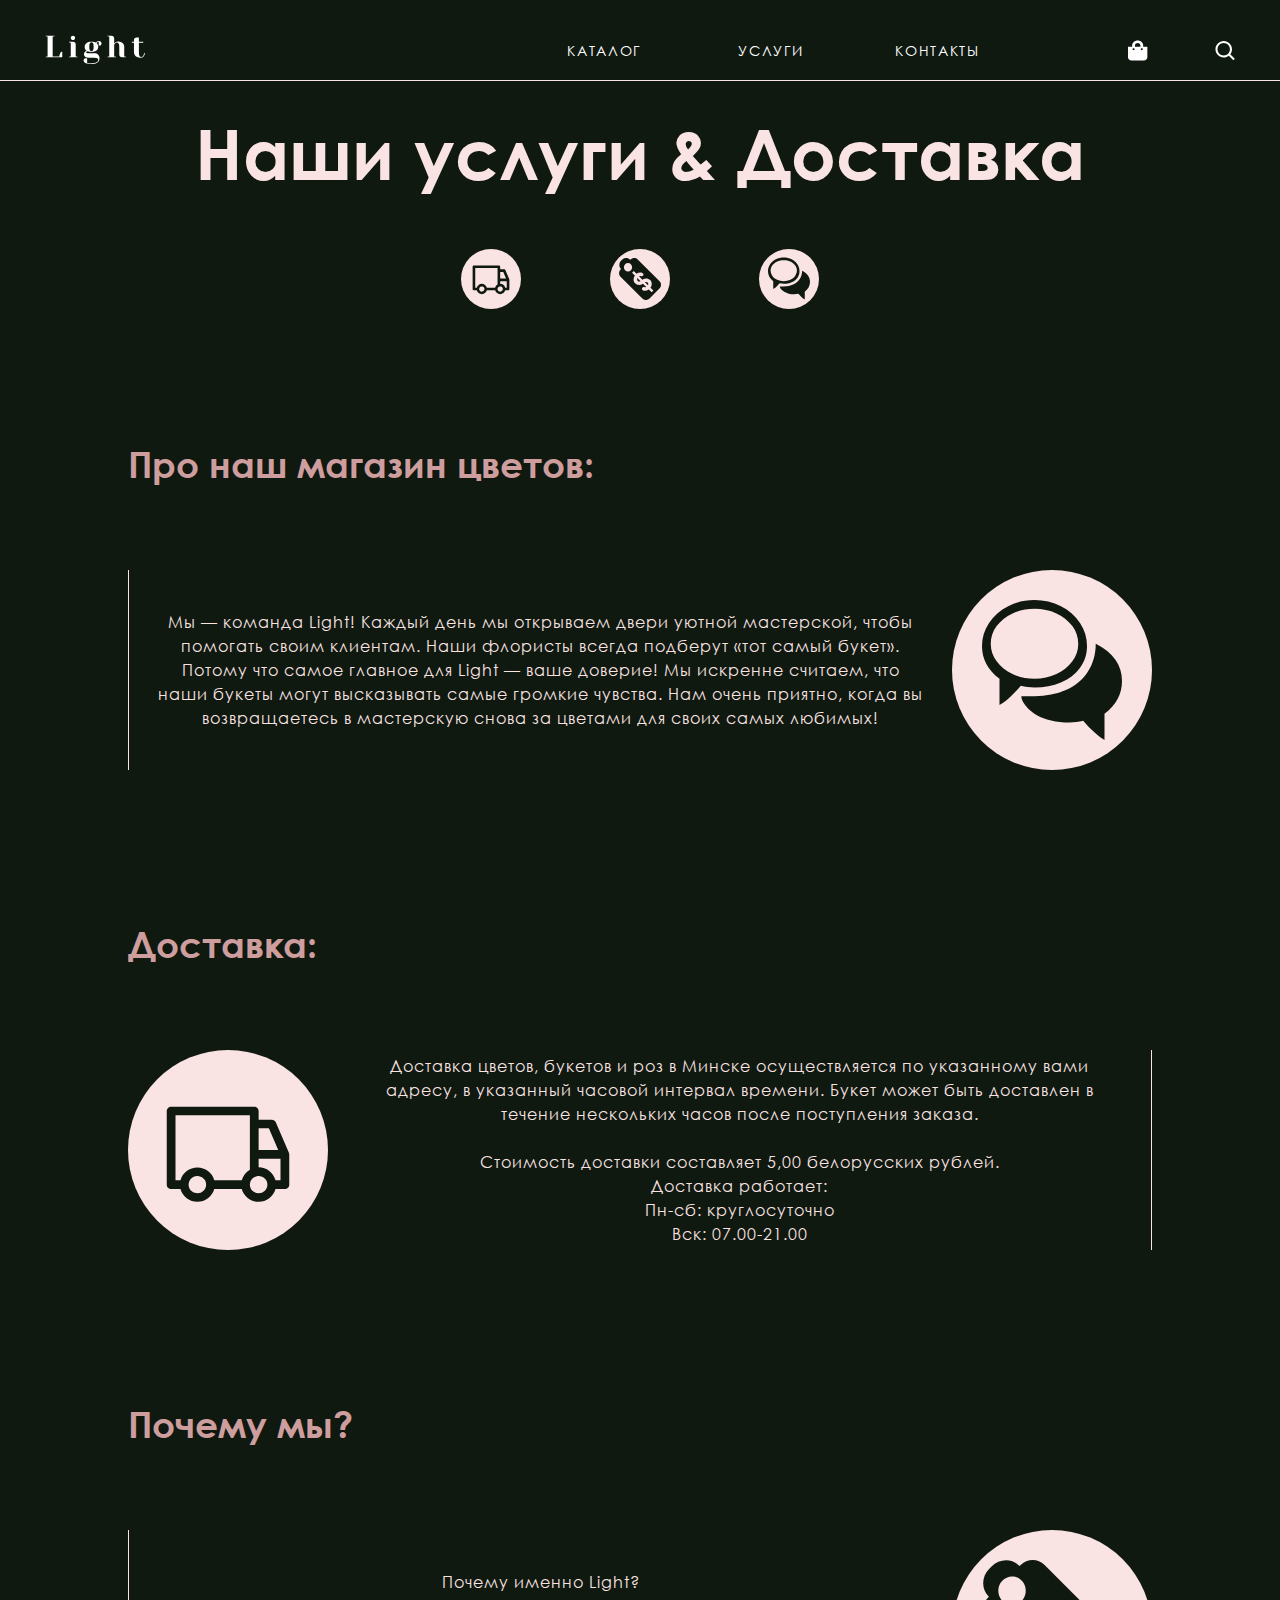
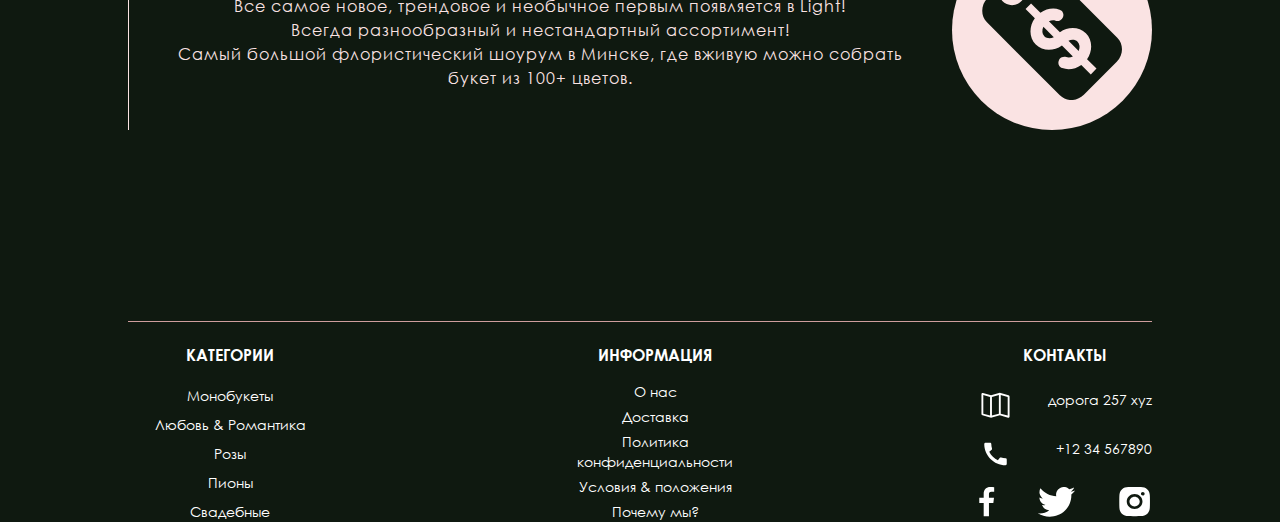
<file: services.html>
<!DOCTYPE html>
<html lang="en">
<head>

    <link rel="stylesheet" href="./styles/obnulator.css">
    <link rel="stylesheet" href="./styles/services.css">
    
    <meta charset="UTF-8">
    <meta http-equiv="X-UA-Compatible" content="IE=edge">
    <meta name="viewport" content="width=device-width, initial-scale=1.0">

    <title>Магазин цветов</title>
</head>

<body>
    
    <nav>
        <div class="nav">
            <figure class="nav__logo">
              <a href="index.html">
                  <svg class="white" width="123" height="36" viewBox="0 0 123 36" fill="none" xmlns="http://www.w3.org/2000/svg">
                      <path d="M0.9 26.43L3.18 25.86V1.54L0.9 0.969998V0.399998H11.73V0.969998L9.45 1.54V26.05H17.62C17.62 24.454 18.0253 22.972 18.836 21.604C19.1907 21.0213 19.6087 20.54 20.09 20.16H21.23V27H0.9V26.43ZM29.4134 26.43L31.6934 25.86V9.14L29.4134 8.57V8H34.3534C36.6334 8 37.7734 9.14 37.7734 11.42V25.86L40.0534 26.43V27H29.4134V26.43ZM34.3534 5.72C33.5934 5.72 32.96 5.46667 32.4534 4.96C31.9467 4.45333 31.6934 3.82 31.6934 3.06C31.6934 2.3 31.9467 1.66667 32.4534 1.16C32.96 0.653332 33.5934 0.399998 34.3534 0.399998C35.1134 0.399998 35.7467 0.653332 36.2534 1.16C36.76 1.66667 37.0134 2.3 37.0134 3.06C37.0134 3.82 36.76 4.45333 36.2534 4.96C35.7467 5.46667 35.1134 5.72 34.3534 5.72ZM56.9574 35.17C54.7028 35.17 52.8661 34.9673 51.4474 34.562C50.0288 34.1567 49.0028 33.6373 48.3694 33.004C47.7614 32.3707 47.4574 31.6993 47.4574 30.99C47.4574 30.1287 47.7108 29.432 48.2174 28.9C48.7494 28.3933 49.4461 28.14 50.3074 28.14C50.5101 28.14 50.8774 28.178 51.4094 28.254L51.8274 28.33V33.65C52.1314 33.7513 52.6128 33.878 53.2714 34.03C54.4368 34.2833 55.5388 34.41 56.5774 34.41C59.6681 34.41 61.9228 33.9667 63.3414 33.08C64.7854 32.2187 65.5074 31.142 65.5074 29.85C65.5074 28.2033 63.9874 27.38 60.9474 27.38H53.7274C51.8274 27.38 50.3708 26.9873 49.3574 26.202C48.3441 25.4167 47.8374 24.416 47.8374 23.2C47.8374 21.984 48.4328 20.9073 49.6234 19.97C50.1048 19.6153 50.7128 19.2987 51.4474 19.02C50.5101 18.4373 49.8261 17.7533 49.3954 16.968C48.9901 16.1573 48.7874 15.1947 48.7874 14.08C48.7874 12.2053 49.4968 10.698 50.9154 9.558C52.3341 8.39267 54.4114 7.81 57.1474 7.81C58.3381 7.81 59.4274 7.93667 60.4154 8.19C61.4288 8.418 62.2394 8.73467 62.8474 9.14C63.0501 8.70933 63.3161 8.32933 63.6454 8C64.4054 7.24 65.3428 6.86 66.4574 6.86C67.3188 6.86 68.0408 7.164 68.6234 7.772C69.2061 8.35467 69.4974 9.12733 69.4974 10.09C69.4974 10.8247 69.2948 11.42 68.8894 11.876C68.5094 12.332 68.0154 12.56 67.4074 12.56C67.1288 12.56 66.8121 12.5347 66.4574 12.484L66.0774 12.37V7.81C65.4188 7.81 64.7981 8.12667 64.2154 8.76C63.9874 8.988 63.7848 9.30467 63.6074 9.71C64.8741 10.8247 65.5074 12.2813 65.5074 14.08C65.5074 15.9547 64.7981 17.4747 63.3794 18.64C61.9608 19.78 59.8834 20.35 57.1474 20.35C55.3234 20.35 53.6768 20.0333 52.2074 19.4L51.4474 19.78C51.1941 19.932 51.0041 20.084 50.8774 20.236C50.7508 20.3627 50.6874 20.5273 50.6874 20.73C50.6874 21.1607 50.9028 21.49 51.3334 21.718C51.7894 21.946 52.5874 22.06 53.7274 22.06H60.9474C62.8474 22.06 64.3294 22.6173 65.3934 23.732C66.4828 24.8213 67.0274 26.354 67.0274 28.33C67.0274 30.3567 66.1788 32.0033 64.4814 33.27C62.8094 34.5367 60.3014 35.17 56.9574 35.17ZM57.1474 19.59C57.9834 19.59 58.6294 19.1847 59.0854 18.374C59.5668 17.5633 59.8074 16.132 59.8074 14.08C59.8074 12.028 59.5668 10.5967 59.0854 9.786C58.6294 8.97533 57.9834 8.57 57.1474 8.57C56.3114 8.57 55.6528 8.97533 55.1714 9.786C54.7154 10.5967 54.4874 12.028 54.4874 14.08C54.4874 16.132 54.7154 17.5633 55.1714 18.374C55.6528 19.1847 56.3114 19.59 57.1474 19.59ZM76.7352 26.43L79.0152 25.86V1.54L76.7352 0.969998V0.399998H81.6752C83.9552 0.399998 85.0952 1.54 85.0952 3.82V9.9C85.4752 9.39333 85.8679 8.988 86.2732 8.684C87.3626 7.848 88.6166 7.43 90.0352 7.43C91.4539 7.43 92.7206 7.734 93.8352 8.342C94.9752 8.92467 95.8619 9.69733 96.4952 10.66C97.1286 11.6227 97.4452 12.636 97.4452 13.7V25.86L99.7252 26.43V27H94.7852C92.5052 27 91.3652 25.86 91.3652 23.58V13.7C91.3652 12.104 91.0739 10.888 90.4912 10.052C89.9339 9.19067 89.2752 8.76 88.5152 8.76C87.5526 8.76 86.6912 9.26667 85.9312 10.28C85.6019 10.7107 85.3232 11.2173 85.0952 11.8V25.86L87.3752 26.43V27H76.7352V26.43ZM117.587 27.57C115.915 27.57 114.458 27.266 113.217 26.658C112.001 26.05 111.063 25.214 110.405 24.15C109.746 23.086 109.417 21.8827 109.417 20.54V8.95H106.757V8H109.417V6.1C109.417 3.82 110.557 2.68 112.837 2.68H115.497V8H120.817V8.95H115.497V20.54C115.497 22.8707 115.737 24.4667 116.219 25.328C116.7 26.1893 117.409 26.62 118.347 26.62C119.259 26.62 120.057 26.1767 120.741 25.29C121.425 24.4033 121.767 23.2 121.767 21.68H122.717C122.717 23.5547 122.248 25.0113 121.311 26.05C120.373 27.0633 119.132 27.57 117.587 27.57Z" fill="white"/>
                  </svg>
                  <svg class="gray" width="123" height="36" viewBox="0 0 123 36" fill="none" xmlns="http://www.w3.org/2000/svg">
                    <path d="M0.9 26.43L3.18 25.86V1.54L0.9 0.969998V0.399998H11.73V0.969998L9.45 1.54V26.05H17.62C17.62 24.454 18.0253 22.972 18.836 21.604C19.1907 21.0213 19.6087 20.54 20.09 20.16H21.23V27H0.9V26.43ZM29.4134 26.43L31.6934 25.86V9.14L29.4134 8.57V8H34.3534C36.6334 8 37.7734 9.14 37.7734 11.42V25.86L40.0534 26.43V27H29.4134V26.43ZM34.3534 5.72C33.5934 5.72 32.96 5.46667 32.4534 4.96C31.9467 4.45333 31.6934 3.82 31.6934 3.06C31.6934 2.3 31.9467 1.66667 32.4534 1.16C32.96 0.653332 33.5934 0.399998 34.3534 0.399998C35.1134 0.399998 35.7467 0.653332 36.2534 1.16C36.76 1.66667 37.0134 2.3 37.0134 3.06C37.0134 3.82 36.76 4.45333 36.2534 4.96C35.7467 5.46667 35.1134 5.72 34.3534 5.72ZM56.9574 35.17C54.7028 35.17 52.8661 34.9673 51.4474 34.562C50.0288 34.1567 49.0028 33.6373 48.3694 33.004C47.7614 32.3707 47.4574 31.6993 47.4574 30.99C47.4574 30.1287 47.7108 29.432 48.2174 28.9C48.7494 28.3933 49.4461 28.14 50.3074 28.14C50.5101 28.14 50.8774 28.178 51.4094 28.254L51.8274 28.33V33.65C52.1314 33.7513 52.6128 33.878 53.2714 34.03C54.4368 34.2833 55.5388 34.41 56.5774 34.41C59.6681 34.41 61.9228 33.9667 63.3414 33.08C64.7854 32.2187 65.5074 31.142 65.5074 29.85C65.5074 28.2033 63.9874 27.38 60.9474 27.38H53.7274C51.8274 27.38 50.3708 26.9873 49.3574 26.202C48.3441 25.4167 47.8374 24.416 47.8374 23.2C47.8374 21.984 48.4328 20.9073 49.6234 19.97C50.1048 19.6153 50.7128 19.2987 51.4474 19.02C50.5101 18.4373 49.8261 17.7533 49.3954 16.968C48.9901 16.1573 48.7874 15.1947 48.7874 14.08C48.7874 12.2053 49.4968 10.698 50.9154 9.558C52.3341 8.39267 54.4114 7.81 57.1474 7.81C58.3381 7.81 59.4274 7.93667 60.4154 8.19C61.4288 8.418 62.2394 8.73467 62.8474 9.14C63.0501 8.70933 63.3161 8.32933 63.6454 8C64.4054 7.24 65.3428 6.86 66.4574 6.86C67.3188 6.86 68.0408 7.164 68.6234 7.772C69.2061 8.35467 69.4974 9.12733 69.4974 10.09C69.4974 10.8247 69.2948 11.42 68.8894 11.876C68.5094 12.332 68.0154 12.56 67.4074 12.56C67.1288 12.56 66.8121 12.5347 66.4574 12.484L66.0774 12.37V7.81C65.4188 7.81 64.7981 8.12667 64.2154 8.76C63.9874 8.988 63.7848 9.30467 63.6074 9.71C64.8741 10.8247 65.5074 12.2813 65.5074 14.08C65.5074 15.9547 64.7981 17.4747 63.3794 18.64C61.9608 19.78 59.8834 20.35 57.1474 20.35C55.3234 20.35 53.6768 20.0333 52.2074 19.4L51.4474 19.78C51.1941 19.932 51.0041 20.084 50.8774 20.236C50.7508 20.3627 50.6874 20.5273 50.6874 20.73C50.6874 21.1607 50.9028 21.49 51.3334 21.718C51.7894 21.946 52.5874 22.06 53.7274 22.06H60.9474C62.8474 22.06 64.3294 22.6173 65.3934 23.732C66.4828 24.8213 67.0274 26.354 67.0274 28.33C67.0274 30.3567 66.1788 32.0033 64.4814 33.27C62.8094 34.5367 60.3014 35.17 56.9574 35.17ZM57.1474 19.59C57.9834 19.59 58.6294 19.1847 59.0854 18.374C59.5668 17.5633 59.8074 16.132 59.8074 14.08C59.8074 12.028 59.5668 10.5967 59.0854 9.786C58.6294 8.97533 57.9834 8.57 57.1474 8.57C56.3114 8.57 55.6528 8.97533 55.1714 9.786C54.7154 10.5967 54.4874 12.028 54.4874 14.08C54.4874 16.132 54.7154 17.5633 55.1714 18.374C55.6528 19.1847 56.3114 19.59 57.1474 19.59ZM76.7352 26.43L79.0152 25.86V1.54L76.7352 0.969998V0.399998H81.6752C83.9552 0.399998 85.0952 1.54 85.0952 3.82V9.9C85.4752 9.39333 85.8679 8.988 86.2732 8.684C87.3626 7.848 88.6166 7.43 90.0352 7.43C91.4539 7.43 92.7206 7.734 93.8352 8.342C94.9752 8.92467 95.8619 9.69733 96.4952 10.66C97.1286 11.6227 97.4452 12.636 97.4452 13.7V25.86L99.7252 26.43V27H94.7852C92.5052 27 91.3652 25.86 91.3652 23.58V13.7C91.3652 12.104 91.0739 10.888 90.4912 10.052C89.9339 9.19067 89.2752 8.76 88.5152 8.76C87.5526 8.76 86.6912 9.26667 85.9312 10.28C85.6019 10.7107 85.3232 11.2173 85.0952 11.8V25.86L87.3752 26.43V27H76.7352V26.43ZM117.587 27.57C115.915 27.57 114.458 27.266 113.217 26.658C112.001 26.05 111.063 25.214 110.405 24.15C109.746 23.086 109.417 21.8827 109.417 20.54V8.95H106.757V8H109.417V6.1C109.417 3.82 110.557 2.68 112.837 2.68H115.497V8H120.817V8.95H115.497V20.54C115.497 22.8707 115.737 24.4667 116.219 25.328C116.7 26.1893 117.409 26.62 118.347 26.62C119.259 26.62 120.057 26.1767 120.741 25.29C121.425 24.4033 121.767 23.2 121.767 21.68H122.717C122.717 23.5547 122.248 25.0113 121.311 26.05C120.373 27.0633 119.132 27.57 117.587 27.57Z" fill="gray"/>
                </svg>
              </a>                 
           </figure>
            <div class="nav__links">
               <div class="nav__links__text">
                    <a href="catalog.html">КАТАЛОГ</a>
                    <a href="services.html">УСЛУГИ</a>
                    <a href="#contactUs">КОНТАКТЫ</a>
                </div>
                <figure class="nav__links__img">
                    <a href="shopping_cart.html">
                        <svg class="white" width="27" height="27" viewBox="0 0 27 27" fill="none" xmlns="http://www.w3.org/2000/svg">
                            <path d="M20.53 8.4375V6.75C20.53 3.02801 17.1809 0 13.0645 0C8.94803 0 5.59908 3.02801 5.59908 6.75V8.4375H0V22.7812C0 25.1112 2.08898 27 4.6659 27H21.4631C24.0401 27 26.129 25.1112 26.129 22.7812V8.4375H20.53ZM9.3318 6.75C9.3318 4.889 11.0063 3.375 13.0645 3.375C15.1228 3.375 16.7972 4.889 16.7972 6.75V8.4375H9.3318V6.75ZM18.6636 13.0781C17.8905 13.0781 17.2638 12.5115 17.2638 11.8125C17.2638 11.1135 17.8905 10.5469 18.6636 10.5469C19.4367 10.5469 20.0634 11.1135 20.0634 11.8125C20.0634 12.5115 19.4367 13.0781 18.6636 13.0781ZM7.46544 13.0781C6.69236 13.0781 6.06567 12.5115 6.06567 11.8125C6.06567 11.1135 6.69236 10.5469 7.46544 10.5469C8.23852 10.5469 8.86521 11.1135 8.86521 11.8125C8.86521 12.5115 8.23852 13.0781 7.46544 13.0781Z" fill="white"/>
                        </svg>
                        <svg class="gray" width="27" height="27" viewBox="0 0 27 27" fill="none" xmlns="http://www.w3.org/2000/svg">
                            <path d="M20.53 8.4375V6.75C20.53 3.02801 17.1809 0 13.0645 0C8.94803 0 5.59908 3.02801 5.59908 6.75V8.4375H0V22.7812C0 25.1112 2.08898 27 4.6659 27H21.4631C24.0401 27 26.129 25.1112 26.129 22.7812V8.4375H20.53ZM9.3318 6.75C9.3318 4.889 11.0063 3.375 13.0645 3.375C15.1228 3.375 16.7972 4.889 16.7972 6.75V8.4375H9.3318V6.75ZM18.6636 13.0781C17.8905 13.0781 17.2638 12.5115 17.2638 11.8125C17.2638 11.1135 17.8905 10.5469 18.6636 10.5469C19.4367 10.5469 20.0634 11.1135 20.0634 11.8125C20.0634 12.5115 19.4367 13.0781 18.6636 13.0781ZM7.46544 13.0781C6.69236 13.0781 6.06567 12.5115 6.06567 11.8125C6.06567 11.1135 6.69236 10.5469 7.46544 10.5469C8.23852 10.5469 8.86521 11.1135 8.86521 11.8125C8.86521 12.5115 8.23852 13.0781 7.46544 13.0781Z" fill="gray"/>
                        </svg>     
                    </a>
                    <a href="">
                        <svg class="white" width="25" height="25" viewBox="0 0 25 25" fill="none" xmlns="http://www.w3.org/2000/svg">
                            <path d="M10.9167 21.25C13.2094 21.2495 15.436 20.482 17.242 19.0697L22.9202 24.7478L24.7466 22.9214L19.0684 17.2432C20.4815 15.4371 21.2495 13.2099 21.25 10.9167C21.25 5.21912 16.6143 0.583328 10.9167 0.583328C5.21917 0.583328 0.583374 5.21912 0.583374 10.9167C0.583374 16.6142 5.21917 21.25 10.9167 21.25ZM10.9167 3.16666C15.1908 3.16666 18.6667 6.64254 18.6667 10.9167C18.6667 15.1908 15.1908 18.6667 10.9167 18.6667C6.64258 18.6667 3.16671 15.1908 3.16671 10.9167C3.16671 6.64254 6.64258 3.16666 10.9167 3.16666Z" fill="white"/>
                        </svg>
                        <svg class="gray" width="25" height="25" viewBox="0 0 25 25" fill="none" xmlns="http://www.w3.org/2000/svg">
                            <path d="M10.9167 21.25C13.2094 21.2495 15.436 20.482 17.242 19.0697L22.9202 24.7478L24.7466 22.9214L19.0684 17.2432C20.4815 15.4371 21.2495 13.2099 21.25 10.9167C21.25 5.21912 16.6143 0.583328 10.9167 0.583328C5.21917 0.583328 0.583374 5.21912 0.583374 10.9167C0.583374 16.6142 5.21917 21.25 10.9167 21.25ZM10.9167 3.16666C15.1908 3.16666 18.6667 6.64254 18.6667 10.9167C18.6667 15.1908 15.1908 18.6667 10.9167 18.6667C6.64258 18.6667 3.16671 15.1908 3.16671 10.9167C3.16671 6.64254 6.64258 3.16666 10.9167 3.16666Z" fill="gray"/>
                        </svg>
                    </a>
                </figure>
            </div>
        </div>

        <div class="nav__line"></div>
    </nav>

    <header>
        <div class="header" id="AboutUs">
            <div class="header__text">Наши услуги & Доставка</div>
            <div class="header__svg">
                <div class="header__svg__circle">
                    <svg width="59" height="59" viewBox="0 0 59 59" fill="none" xmlns="http://www.w3.org/2000/svg">
                        <path d="M55.165 30.6247L49.6338 17.7184C49.4926 17.3852 49.2565 17.1008 48.9549 16.9008C48.6532 16.7008 48.2994 16.594 47.9375 16.5938H42.4062V12.9062C42.4062 12.4173 42.212 11.9483 41.8662 11.6025C41.5205 11.2568 41.0515 11.0625 40.5625 11.0625H5.53125C5.04226 11.0625 4.57329 11.2568 4.22752 11.6025C3.88175 11.9483 3.6875 12.4173 3.6875 12.9062V44.25C3.6875 44.739 3.88175 45.208 4.22752 45.5537C4.57329 45.8995 5.04226 46.0938 5.53125 46.0938H9.47687C9.90146 47.6561 10.8283 49.0353 12.1145 50.0186C13.4007 51.0019 14.9747 51.5347 16.5938 51.5347C18.2128 51.5347 19.7868 51.0019 21.073 50.0186C22.3592 49.0353 23.286 47.6561 23.7106 46.0938H35.2894C35.714 47.6561 36.6408 49.0353 37.927 50.0186C39.2132 51.0019 40.7872 51.5347 42.4062 51.5347C44.0253 51.5347 45.5993 51.0019 46.8855 50.0186C48.1717 49.0353 49.0985 47.6561 49.5231 46.0938H53.4688C53.9577 46.0938 54.4267 45.8995 54.7725 45.5537C55.1182 45.208 55.3125 44.739 55.3125 44.25V31.3438C55.312 31.0966 55.2619 30.8521 55.165 30.6247ZM42.4062 20.2812H46.7206L50.6662 29.5H42.4062V20.2812ZM16.5938 47.9375C15.8644 47.9375 15.1515 47.7212 14.5451 47.316C13.9387 46.9109 13.466 46.3349 13.1869 45.6611C12.9078 44.9873 12.8348 44.2459 12.9771 43.5306C13.1194 42.8153 13.4706 42.1583 13.9863 41.6425C14.502 41.1268 15.159 40.7756 15.8744 40.6334C16.5897 40.4911 17.3311 40.5641 18.0049 40.8432C18.6787 41.1223 19.2546 41.5949 19.6598 42.2013C20.065 42.8077 20.2812 43.5207 20.2812 44.25C20.2812 45.228 19.8927 46.1659 19.2012 46.8575C18.5097 47.549 17.5717 47.9375 16.5938 47.9375ZM35.2894 42.4062H23.7106C23.286 40.8439 22.3592 39.4647 21.073 38.4814C19.7868 37.4981 18.2128 36.9653 16.5938 36.9653C14.9747 36.9653 13.4007 37.4981 12.1145 38.4814C10.8283 39.4647 9.90146 40.8439 9.47687 42.4062H7.375V14.75H38.7188V37.9075C37.8792 38.3948 37.1441 39.043 36.5556 39.815C35.9671 40.587 35.5368 41.4676 35.2894 42.4062ZM42.4062 47.9375C41.6769 47.9375 40.964 47.7212 40.3576 47.316C39.7512 46.9109 39.2785 46.3349 38.9994 45.6611C38.7203 44.9873 38.6473 44.2459 38.7896 43.5306C38.9319 42.8153 39.2831 42.1583 39.7988 41.6425C40.3145 41.1268 40.9715 40.7756 41.6869 40.6334C42.4022 40.4911 43.1436 40.5641 43.8174 40.8432C44.4912 41.1223 45.0671 41.5949 45.4723 42.2013C45.8775 42.8077 46.0938 43.5207 46.0938 44.25C46.0938 45.228 45.7052 46.1659 45.0137 46.8575C44.3222 47.549 43.3842 47.9375 42.4062 47.9375ZM51.625 42.4062H49.5231C49.1154 40.8271 48.1957 39.4277 46.908 38.4269C45.6203 37.426 44.0372 36.8803 42.4062 36.875V33.1875H51.625V42.4062Z" fill="#0F1910"/>
                    </svg>                        
                </div>
                <div class="header__svg__circle">
                    <svg width="42" height="42" viewBox="0 0 42 42" fill="none" xmlns="http://www.w3.org/2000/svg">
                        <g clip-path="url(#clip0_612_93)">
                            <path fill-rule="evenodd" clip-rule="evenodd" d="M40.5825 23.3468L18.7084 1.43071C16.7659 -0.511794 13.545 -0.443544 11.5159 1.59083L11.2823 1.82446L11.193 1.73521C8.94866 -0.511794 5.21591 -0.419919 2.85604 1.94258L2.18666 2.61458C-0.17321 4.97446 -0.26246 8.71246 1.98191 10.9595L2.07379 11.0513L1.64066 11.4871C-0.38846 13.5162 -0.46196 16.7423 1.48316 18.6901L23.3573 40.6062C25.2998 42.5513 28.5259 42.4805 30.5498 40.4487L40.4277 30.5525C42.4594 28.5181 42.5277 25.2946 40.5825 23.3468ZM9.01167 13.5661C6.73841 13.5661 4.89829 11.6393 4.89304 9.25846C4.89304 6.88021 6.73841 4.95346 9.01167 4.95346C11.2849 4.95346 13.1172 6.88283 13.125 9.25846C13.1172 11.6393 11.2797 13.5661 9.01167 13.5661ZM32.6393 34.3272L29.7938 31.4791C28.0823 32.6945 25.9377 33.0777 24.0608 32.4293C23.8468 32.3577 23.6496 32.2433 23.4813 32.093C23.3129 31.9428 23.177 31.7598 23.0817 31.5552C22.9817 31.3447 22.9256 31.1162 22.9165 30.8833C22.9075 30.6505 22.9458 30.4183 23.0292 30.2007C23.1911 29.7656 23.5156 29.4104 23.9342 29.2096C24.3527 29.0089 24.8329 28.9784 25.2735 29.1245C25.8983 29.3397 26.6123 29.2478 27.2712 28.946L23.982 25.6437C21.4804 27.434 18.1572 27.3815 16.128 25.3576C14.0858 23.318 14.0412 19.9842 15.855 17.4878L13.0673 14.6975L14.7184 13.0463L17.5245 15.842C19.2518 14.6318 21.399 14.2486 23.2785 14.8996C23.4952 14.975 23.6944 15.0932 23.8643 15.2473C24.0341 15.4015 24.1712 15.5882 24.2672 15.7965C24.3633 16.0048 24.4164 16.2303 24.4233 16.4596C24.4302 16.6888 24.3909 16.9171 24.3075 17.1308C24.1413 17.5638 23.8153 17.9164 23.3968 18.1162C22.9783 18.3159 22.4991 18.3475 22.0579 18.2045C21.4332 17.9866 20.7244 18.0758 20.0682 18.3698L23.3809 21.6695C25.8668 19.9238 29.1507 19.9947 31.164 22.0055C33.1774 24.0188 33.2562 27.2896 31.5132 29.7623L34.3482 32.5868L32.6393 34.3272Z" fill="#0F1910"/>
                            <path fill-rule="evenodd" clip-rule="evenodd" d="M18.7006 22.8954C19.4041 23.5963 20.5328 23.6698 21.5382 23.1763L18.4197 20.0447C17.9236 21.0553 17.9944 22.1893 18.7006 22.8954Z" fill="#0F1910"/>
                            <path fill-rule="evenodd" clip-rule="evenodd" d="M28.6755 24.5465C27.9982 23.8666 26.922 23.78 25.9429 24.221L29.0036 27.2713C29.442 26.2974 29.3527 25.2211 28.6755 24.5465Z" fill="#0F1910"/>
                        </g>
                        <defs>
                            <clipPath id="clip0_612_93">
                                <rect width="42" height="42" fill="white"/>
                            </clipPath>
                        </defs>
                    </svg>
                </div>
                <div class="header__svg__circle">
                    <svg width="51" height="51" viewBox="0 0 51 51" fill="none" xmlns="http://www.w3.org/2000/svg">
                        <path d="M44.625 41.4375V51C44.3926 50.8672 44.0605 50.668 43.6289 50.4023C43.1973 50.1367 42.3008 49.4062 40.9395 48.2109C39.5781 47.0156 38.2168 45.6211 36.8555 44.0273C35.2285 44.4258 33.5684 44.625 31.875 44.625C29.4512 44.625 27.2183 44.376 25.1763 43.8779C23.1343 43.3799 21.4658 42.7656 20.1709 42.0352C18.876 41.3047 17.772 40.4912 16.8589 39.5947C15.9458 38.6982 15.2983 37.8682 14.9165 37.1045C14.5347 36.3408 14.3438 35.6602 14.3438 35.0625H19.125C23.4082 35.0625 27.2183 34.3154 30.5552 32.8213C33.8921 31.3271 36.54 29.1191 38.499 26.1973C40.458 23.2754 41.4375 19.8555 41.4375 15.9375C47.8125 19.1582 51 23.6738 51 29.4844C51 34.2324 48.875 38.2168 44.625 41.4375ZM19.125 31.875C17.4316 31.875 15.7715 31.6758 14.1445 31.2773C12.7832 32.8711 11.4551 34.249 10.1602 35.4111C8.86523 36.5732 7.90234 37.3369 7.27148 37.7021L6.375 38.25V28.6875C2.125 25.4668 0 21.4824 0 16.7344C0 13.7129 0.854981 10.9155 2.56494 8.34229C4.2749 5.76904 6.59912 3.73535 9.5376 2.24121C12.4761 0.74707 15.6802 0 19.1499 0C22.6196 0 25.8237 0.74707 28.7622 2.24121C31.7007 3.73535 34.0166 5.76904 35.71 8.34229C37.4033 10.9155 38.25 13.7129 38.25 16.7344C38.25 19.7559 37.3867 22.4287 35.6602 24.7529C33.9336 27.0771 31.626 28.8452 28.7373 30.0571C25.8486 31.269 22.6445 31.875 19.125 31.875ZM19.125 3.1875C16.2363 3.1875 13.5718 3.75195 11.1313 4.88086C8.69092 6.00977 6.75684 7.55371 5.3291 9.5127C3.90137 11.4717 3.1875 13.605 3.1875 15.9126C3.1875 18.2202 3.90137 20.3535 5.3291 22.3125C6.75684 24.2715 8.69092 25.8237 11.1313 26.9692C13.5718 28.1147 16.2363 28.6875 19.125 28.6875C22.0137 28.6875 24.6782 28.1147 27.1187 26.9692C29.5591 25.8237 31.4932 24.2715 32.9209 22.3125C34.3486 20.3535 35.0625 18.2202 35.0625 15.9126C35.0625 13.605 34.3486 11.4717 32.9209 9.5127C31.4932 7.55371 29.5591 6.00977 27.1187 4.88086C24.6782 3.75195 22.0137 3.1875 19.125 3.1875Z" fill="#0F1910"/>
                    </svg>
                </div>
            </div>
        </div>
    </header>

    <section>
        <div class="container" id="Delivery">
            <div class="container__header">
                Про наш магазин цветов:
            </div>
            <div class="container__info">
                <div class="container__info__line"></div>
                <div class="container__info__text">
                    Мы — команда Light! Каждый день мы открываем двери уютной мастерской, чтобы помогать своим клиентам. 
                    Наши флористы всегда подберут «тот самый букет». 
                    Потому что самое главное для Light — ваше доверие! 
                    Мы искренне считаем, что наши букеты могут высказывать самые громкие чувства. 
                    Нам очень приятно, когда вы возвращаетесь в мастерскую снова за цветами для своих самых любимых!
                </div>
                <div class="container__info__svg">
                    <svg width="174" height="174" viewBox="0 0 174 174" fill="none" xmlns="http://www.w3.org/2000/svg">
                        <path d="M152.25 141.375V174C151.457 173.547 150.324 172.867 148.852 171.961C147.379 171.055 144.32 168.562 139.676 164.484C135.031 160.406 130.387 155.648 125.742 150.211C120.191 151.57 114.527 152.25 108.75 152.25C100.48 152.25 92.8623 151.4 85.8955 149.701C78.9287 148.002 73.2363 145.906 68.8184 143.414C64.4004 140.922 60.6338 138.146 57.5186 135.088C54.4033 132.029 52.1943 129.197 50.8916 126.592C49.5889 123.986 48.9375 121.664 48.9375 119.625H65.25C79.8633 119.625 92.8623 117.076 104.247 111.979C115.632 106.881 124.666 99.3477 131.35 89.3789C138.033 79.4102 141.375 67.7422 141.375 54.375C163.125 65.3633 174 80.7695 174 100.594C174 116.793 166.75 130.387 152.25 141.375ZM65.25 108.75C59.4727 108.75 53.8086 108.07 48.2578 106.711C43.6133 112.148 39.082 116.85 34.6641 120.814C30.2461 124.779 26.9609 127.385 24.8086 128.631L21.75 130.5V97.875C7.25 86.8867 0 73.293 0 57.0938C0 46.7852 2.91699 37.2412 8.75098 28.4619C14.585 19.6826 22.5146 12.7441 32.54 7.64648C42.5654 2.54883 53.4971 0 65.335 0C77.1729 0 88.1045 2.54883 98.1299 7.64648C108.155 12.7441 116.057 19.6826 121.834 28.4619C127.611 37.2412 130.5 46.7852 130.5 57.0938C130.5 67.4023 127.555 76.5215 121.664 84.4512C115.773 92.3809 107.9 98.4131 98.0449 102.548C88.1895 106.683 77.2578 108.75 65.25 108.75ZM65.25 10.875C55.3945 10.875 46.3037 12.8008 37.9775 16.6523C29.6514 20.5039 23.0527 25.7715 18.1816 32.4551C13.3105 39.1387 10.875 46.417 10.875 54.29C10.875 62.1631 13.3105 69.4414 18.1816 76.125C23.0527 82.8086 29.6514 88.1045 37.9775 92.0127C46.3037 95.9209 55.3945 97.875 65.25 97.875C75.1055 97.875 84.1963 95.9209 92.5225 92.0127C100.849 88.1045 107.447 82.8086 112.318 76.125C117.189 69.4414 119.625 62.1631 119.625 54.29C119.625 46.417 117.189 39.1387 112.318 32.4551C107.447 25.7715 100.849 20.5039 92.5225 16.6523C84.1963 12.8008 75.1055 10.875 65.25 10.875Z" fill="#0F1910"/>
                    </svg>                        
                </div>
            </div>
        </div>
    </section>

    <section>
        <div class="container">
            <div class="container__header">
                Доставка:
            </div>
            <div class="container__info">
                <div class="container__info__svg">
                    <svg width="204" height="202" viewBox="0 0 204 202" fill="none" xmlns="http://www.w3.org/2000/svg">
                        <path d="M190.74 104.851L171.615 60.6631C171.127 59.5222 170.311 58.5486 169.268 57.8639C168.225 57.1792 167.001 56.8135 165.75 56.8125H146.625V44.1875C146.625 42.5133 145.953 40.9077 144.758 39.7239C143.562 38.5401 141.941 37.875 140.25 37.875H19.125C17.4342 37.875 15.8127 38.5401 14.6172 39.7239C13.4216 40.9077 12.75 42.5133 12.75 44.1875V151.5C12.75 153.174 13.4216 154.78 14.6172 155.964C15.8127 157.147 17.4342 157.812 19.125 157.812H32.7675C34.2355 163.162 37.4404 167.884 41.8876 171.25C46.3347 174.617 51.7771 176.441 57.375 176.441C62.9729 176.441 68.4153 174.617 72.8624 171.25C77.3096 167.884 80.5145 163.162 81.9825 157.812H122.017C123.486 163.162 126.69 167.884 131.138 171.25C135.585 174.617 141.027 176.441 146.625 176.441C152.223 176.441 157.665 174.617 162.112 171.25C166.56 167.884 169.764 163.162 171.232 157.812H184.875C186.566 157.812 188.187 157.147 189.383 155.964C190.578 154.78 191.25 153.174 191.25 151.5V107.312C191.248 106.466 191.075 105.629 190.74 104.851ZM146.625 69.4375H161.542L175.185 101H146.625V69.4375ZM57.375 164.125C54.8533 164.125 52.3882 163.385 50.2915 161.997C48.1948 160.61 46.5606 158.638 45.5955 156.331C44.6305 154.024 44.378 151.486 44.87 149.037C45.3619 146.588 46.5763 144.338 48.3594 142.573C50.1425 140.807 52.4143 139.605 54.8876 139.118C57.3609 138.63 59.9245 138.88 62.2542 139.836C64.584 140.792 66.5752 142.41 67.9762 144.486C69.3772 146.562 70.125 149.003 70.125 151.5C70.125 154.848 68.7817 158.06 66.3906 160.427C63.9995 162.795 60.7565 164.125 57.375 164.125ZM122.017 145.188H81.9825C80.5145 139.838 77.3096 135.116 72.8624 131.75C68.4153 128.383 62.9729 126.559 57.375 126.559C51.7771 126.559 46.3347 128.383 41.8876 131.75C37.4404 135.116 34.2355 139.838 32.7675 145.188H25.5V50.5H133.875V129.785C130.972 131.453 128.43 133.673 126.396 136.316C124.361 138.959 122.873 141.974 122.017 145.188ZM146.625 164.125C144.103 164.125 141.638 163.385 139.541 161.997C137.445 160.61 135.811 158.638 134.846 156.331C133.881 154.024 133.628 151.486 134.12 149.037C134.612 146.588 135.826 144.338 137.609 142.573C139.393 140.807 141.664 139.605 144.138 139.118C146.611 138.63 149.174 138.88 151.504 139.836C153.834 140.792 155.825 142.41 157.226 144.486C158.627 146.562 159.375 149.003 159.375 151.5C159.375 154.848 158.032 158.06 155.641 160.427C153.25 162.795 150.007 164.125 146.625 164.125ZM178.5 145.188H171.232C169.823 139.781 166.643 134.99 162.19 131.563C157.738 128.137 152.264 126.268 146.625 126.25V113.625H178.5V145.188Z" fill="#0F1910"/>
                    </svg>                                                
                </div>
                <div class="container__info__text delivery">
                    Доставка цветов, букетов и роз в Минске осуществляется по указанному вами адресу, в указанный часовой интервал времени. Букет может быть доставлен в течение нескольких часов после поступления заказа. 
                    <br><br> Стоимость доставки составляет 5,00 белорусских рублей.
                    <br> Доставка работает:
                    <br> Пн-сб: круглосуточно
                    <br> Вск: 07.00-21.00
                </div>
                <div class="container__info__line"></div>
            </div>
        </div>
    </section>

    <section>
        <div class="container" id="WhyUs">
            <div class="container__header">
                Почему мы?
            </div>
            <div class="container__info">
                <div class="container__info__line"></div>
                <div class="container__info__text">
                    Почему именно Light?
                    <br> Все самое новое, трендовое и необычное первым появляется в Light!
                    <br> Всегда разнообразный и нестандартный ассортимент!
                    <br> Самый большой флористический шоурум в Минске, где вживую можно собрать букет из 100+ цветов.
                </div>
                <div class="container__info__svg">
                    <svg width="144" height="144" viewBox="0 0 144 144" fill="none" xmlns="http://www.w3.org/2000/svg">
                        <g clip-path="url(#clip0_614_269)">
                            <path fill-rule="evenodd" clip-rule="evenodd" d="M139.14 80.0462L64.1433 4.90522C57.4833 -1.75478 46.4403 -1.52078 39.4833 5.45422L38.6823 6.25522L38.3763 5.94922C30.6813 -1.75478 17.8833 -1.43978 9.79228 6.66022L7.49728 8.96422C-0.593724 17.0552 -0.899724 29.8712 6.79528 37.5752L7.11028 37.8902L5.62528 39.3842C-1.33172 46.3412 -1.58372 57.4022 5.08528 64.0802L80.0823 139.221C86.7423 145.89 97.8033 145.647 104.742 138.681L138.609 104.751C145.575 97.7762 145.809 86.7242 139.14 80.0462ZM30.8973 46.5122C23.1033 46.5122 16.7943 39.9062 16.7763 31.7432C16.7763 23.5892 23.1033 16.9832 30.8973 16.9832C38.6913 16.9832 44.9733 23.5982 45.0003 31.7432C44.9733 39.9062 38.6733 46.5122 30.8973 46.5122ZM111.906 117.693L102.15 107.928C96.2823 112.095 88.9293 113.409 82.4943 111.186C81.7605 110.941 81.0845 110.549 80.5073 110.033C79.9302 109.518 79.464 108.891 79.1373 108.189C78.7947 107.468 78.602 106.684 78.5711 105.886C78.5402 105.087 78.6715 104.291 78.9573 103.545C79.5126 102.054 80.6249 100.836 82.0601 100.147C83.4953 99.4591 85.1415 99.3544 86.6523 99.8552C88.7943 100.593 91.2423 100.278 93.5013 99.2432L82.2243 87.9212C73.6473 94.0592 62.2533 93.8792 55.2963 86.9402C48.2943 79.9472 48.1413 68.5172 54.3603 59.9582L44.8023 50.3912L50.4633 44.7302L60.0843 54.3152C66.0063 50.1662 73.3683 48.8522 79.8123 51.0842C80.555 51.3427 81.238 51.7482 81.8204 52.2765C82.4029 52.8049 82.8728 53.4453 83.2021 54.1594C83.5315 54.8735 83.7134 55.6467 83.7372 56.4328C83.7609 57.2188 83.6259 58.0015 83.3403 58.7342C82.7703 60.2186 81.6527 61.4277 80.2177 62.1126C78.7827 62.7974 77.1397 62.9057 75.6273 62.4152C73.4853 61.6682 71.0553 61.9742 68.8053 62.9822L80.1633 74.2952C88.6863 68.3102 99.9453 68.5532 106.848 75.4472C113.751 82.3502 114.021 93.5642 108.045 102.042L117.765 111.726L111.906 117.693Z" fill="#0F1910"/>
                            <path fill-rule="evenodd" clip-rule="evenodd" d="M64.1161 78.4985C66.5281 80.9015 70.3981 81.1535 73.8451 79.4615L63.1531 68.7245C61.4521 72.1895 61.6951 76.0775 64.1161 78.4985Z" fill="#0F1910"/>
                            <path fill-rule="evenodd" clip-rule="evenodd" d="M98.3163 84.1595C95.9943 81.8285 92.3043 81.5315 88.9473 83.0435L99.4413 93.5015C100.944 90.1625 100.638 86.4725 98.3163 84.1595Z" fill="#0F1910"/>
                        </g>
                        <defs>
                            <clipPath id="clip0_614_269">
                                <rect width="144" height="144" fill="white"/>
                            </clipPath>
                        </defs>
                    </svg>                                               
                </div>
            </div>
        </div>
    </section>

    <footer>
        <div class="footer" id="contactUs">
            <div class="footer__line"></div>
            <div class="footer__info">
                <div class="footer__info__categories">
                    <div class="footer__info__header">КАТЕГОРИИ</div>
                    <div><a href="catalog.html">Монобукеты</a></div>
                    <div><a href="catalog.html">Любовь & Романтика</a></div>
                    <div><a href="catalog.html">Розы</a></div>
                    <div><a href="catalog.html">Пионы</a></div>
                    <div><a href="catalog.html">Свадебные</a></div>
                </div>
                <div class="footer__info__information">
                    <div class="footer__info__header">ИНФОРМАЦИЯ</div>
                    <div><a href="#AboutUs">О нас</a></div>
                    <div><a href="#Delivery">Доставка</a></div>
                    <div><a href="services.html">Политика конфиденциальности</a></div>
                    <div><a href="services.html">Условия & положения</a></div>
                    <div><a href="#WhyUs">Почему мы?</a></div>
                </div>
                <div class="footer__info__contactUs">
                    <div class="footer__info__header">КОНТАКТЫ</div>
                    <div class="footer__info__contactUs__map">
                        <figure>
                            <svg width="35" height="35" viewBox="0 0 35 35" fill="none" xmlns="http://www.w3.org/2000/svg">
                                <path d="M32.7076 6.0855L22.5312 3.23901L12.3252 6.11394L2.83411 3.42153C2.63073 3.36383 2.41675 3.35408 2.20896 3.39304C2.00118 3.432 1.80526 3.51862 1.63661 3.64608C1.46795 3.77355 1.33115 3.93838 1.23696 4.12765C1.14277 4.31691 1.09375 4.52543 1.09375 4.73684V28.02C1.09478 28.3768 1.21165 28.7236 1.42676 29.0083C1.64187 29.2929 1.9436 29.5 2.28655 29.5984L12.3229 32.4456L22.5334 29.5694L32.1709 32.2652C32.3741 32.322 32.5877 32.3311 32.7949 32.2916C33.0022 32.2521 33.1975 32.1652 33.3656 32.0376C33.5337 31.9101 33.6699 31.7453 33.7637 31.5563C33.8575 31.3673 33.9063 31.1592 33.9062 30.9482V7.66549C33.9053 7.30763 33.7879 6.95981 33.5716 6.67471C33.3553 6.38961 33.052 6.18276 32.7076 6.0855ZM11.1426 29.8366L3.28125 27.6064V5.82218L11.1426 8.05233V29.8366ZM21.4385 27.6048L13.3301 29.8888V8.10347L21.4385 5.81944V27.6048ZM31.7188 29.8669L23.626 27.6035V5.81664L31.7188 8.08009V29.8669Z" fill="white"/>
                            </svg>                                
                        </figure>
                        <div>дорога 257 xyz</div>
                    </div>
                    <div class="footer__info__contactUs__call">
                        <figure>
                            <svg width="35" height="35" viewBox="0 0 35 35" fill="none" xmlns="http://www.w3.org/2000/svg">
                                <path d="M29.1812 22.4292C27.3875 22.4292 25.6521 22.1375 24.0333 21.6125C23.7797 21.5265 23.5071 21.5138 23.2465 21.5757C22.986 21.6376 22.7482 21.7717 22.5604 21.9625L20.2708 24.8354C16.1437 22.8667 12.2792 19.1479 10.2229 14.875L13.0667 12.4542C13.4604 12.0458 13.5771 11.4771 13.4167 10.9667C12.8771 9.34792 12.6 7.6125 12.6 5.81875C12.6 5.03125 11.9437 4.375 11.1562 4.375H6.11042C5.32292 4.375 4.375 4.725 4.375 5.81875C4.375 19.3667 15.6479 30.625 29.1812 30.625C30.2167 30.625 30.625 29.7063 30.625 28.9042V23.8729C30.625 23.0854 29.9687 22.4292 29.1812 22.4292Z" fill="white"/>
                            </svg>                                 
                        </figure>
                        <div>+12 34 567890</div>
                    </div>
                    <div class="footer__info__contactUs__icons">
                        <figure>
                            <a href="https://vk.com/idcrazymaxim">
                                <svg class="white" width="18" height="35" viewBox="0 0 18 35" fill="none" xmlns="http://www.w3.org/2000/svg">
                                    <path d="M11.2797 34.1251V18.5599H16.4007L17.1686 12.4922H11.2809V8.61461C11.2809 6.86346 11.7568 5.66142 14.2247 5.66142H17.3734V0.237854C15.8504 0.0748206 14.3198 -0.00451282 12.7884 0.000198048C8.25003 0.000198048 5.13695 2.82705 5.13695 8.01797V12.4922H0V18.5599H5.13695V34.1251H11.2797Z" fill="white"/>
                                </svg>  
                                <svg class="gray" width="18" height="35" viewBox="0 0 18 35" fill="none" xmlns="http://www.w3.org/2000/svg">
                                    <path d="M11.2797 34.1251V18.5599H16.4007L17.1686 12.4922H11.2809V8.61461C11.2809 6.86346 11.7568 5.66142 14.2247 5.66142H17.3734V0.237854C15.8504 0.0748206 14.3198 -0.00451282 12.7884 0.000198048C8.25003 0.000198048 5.13695 2.82705 5.13695 8.01797V12.4922H0V18.5599H5.13695V34.1251H11.2797Z" fill="gray"/>
                                </svg>
                            </a>                              
                        </figure>
                        <figure>
                            <a href="">
                                <svg class="white" width="39" height="30" viewBox="0 0 39 30" fill="none" xmlns="http://www.w3.org/2000/svg">
                                    <path d="M38.1615 3.50362C36.767 4.11105 35.2876 4.50973 33.7728 4.68638C35.3672 3.74801 36.5607 2.27322 37.1316 0.535908C35.6301 1.41163 33.988 2.03039 32.2754 2.36577C31.1233 1.16261 29.5995 0.365881 27.9399 0.098847C26.2803 -0.168187 24.5773 0.109359 23.0945 0.888551C21.6117 1.66774 20.4316 2.90514 19.737 4.4093C19.0423 5.91345 18.8717 7.60052 19.2516 9.20947C16.2128 9.0598 13.2399 8.28416 10.5261 6.93289C7.81223 5.58163 5.41808 3.68495 3.49905 1.366C2.52338 3.0192 2.22551 4.97531 2.66602 6.83651C3.10652 8.69772 4.25232 10.3243 5.87041 11.3854C4.65658 11.3461 3.46975 11.0233 2.40823 10.4438V10.537C2.41159 12.2663 3.02221 13.9415 4.13707 15.2801C5.25194 16.6187 6.8028 17.5386 8.52802 17.8847C7.87137 18.0588 7.19422 18.1472 6.51406 18.1475C6.03119 18.1476 5.54951 18.1008 5.076 18.0078C5.56359 19.4993 6.51382 20.8037 7.7937 21.7386C9.07357 22.6734 10.619 23.1918 12.2138 23.2213C9.50755 25.3046 6.16689 26.4341 2.72836 26.4285C2.11666 26.4302 1.50534 26.398 0.897339 26.332C4.39087 28.5407 8.45875 29.7131 12.6135 29.709C15.4747 29.7284 18.3113 29.1893 20.9585 28.123C23.6057 27.0566 26.0108 25.4843 28.034 23.4973C30.0572 21.5103 31.6582 19.1482 32.7439 16.5484C33.8297 13.9486 34.3787 11.1627 34.3588 8.35277L34.3334 7.38127C35.838 6.32701 37.135 5.01313 38.1615 3.50362Z" fill="white"/>
                                 </svg>
                                 <svg class="gray" width="39" height="30" viewBox="0 0 39 30" fill="none" xmlns="http://www.w3.org/2000/svg">
                                    <path d="M38.1615 3.50362C36.767 4.11105 35.2876 4.50973 33.7728 4.68638C35.3672 3.74801 36.5607 2.27322 37.1316 0.535908C35.6301 1.41163 33.988 2.03039 32.2754 2.36577C31.1233 1.16261 29.5995 0.365881 27.9399 0.098847C26.2803 -0.168187 24.5773 0.109359 23.0945 0.888551C21.6117 1.66774 20.4316 2.90514 19.737 4.4093C19.0423 5.91345 18.8717 7.60052 19.2516 9.20947C16.2128 9.0598 13.2399 8.28416 10.5261 6.93289C7.81223 5.58163 5.41808 3.68495 3.49905 1.366C2.52338 3.0192 2.22551 4.97531 2.66602 6.83651C3.10652 8.69772 4.25232 10.3243 5.87041 11.3854C4.65658 11.3461 3.46975 11.0233 2.40823 10.4438V10.537C2.41159 12.2663 3.02221 13.9415 4.13707 15.2801C5.25194 16.6187 6.8028 17.5386 8.52802 17.8847C7.87137 18.0588 7.19422 18.1472 6.51406 18.1475C6.03119 18.1476 5.54951 18.1008 5.076 18.0078C5.56359 19.4993 6.51382 20.8037 7.7937 21.7386C9.07357 22.6734 10.619 23.1918 12.2138 23.2213C9.50755 25.3046 6.16689 26.4341 2.72836 26.4285C2.11666 26.4302 1.50534 26.398 0.897339 26.332C4.39087 28.5407 8.45875 29.7131 12.6135 29.709C15.4747 29.7284 18.3113 29.1893 20.9585 28.123C23.6057 27.0566 26.0108 25.4843 28.034 23.4973C30.0572 21.5103 31.6582 19.1482 32.7439 16.5484C33.8297 13.9486 34.3787 11.1627 34.3588 8.35277L34.3334 7.38127C35.838 6.32701 37.135 5.01313 38.1615 3.50362Z" fill="gray"/>
                                 </svg>
                            </a>
                        </figure>
                        <figure>
                            <a href="https://www.instagram.com/_maxpozdnyakov_/">
                                <svg class="white" width="35" height="34" viewBox="0 0 35 34" fill="none" xmlns="http://www.w3.org/2000/svg">
                                    <path d="M17.6218 11.0171C14.4317 11.0171 11.8283 13.4941 11.8283 16.5292C11.8283 19.5644 14.4317 22.0413 17.6218 22.0413C20.8119 22.0413 23.4153 19.5644 23.4153 16.5292C23.4153 13.4941 20.8119 11.0171 17.6218 11.0171ZM34.9979 16.5292C34.9979 14.2467 35.0196 11.9848 34.8849 9.70632C34.7502 7.05985 34.1156 4.71111 32.0816 2.77588C30.0432 0.83652 27.5789 0.236931 24.7974 0.108743C22.3983 -0.0194456 20.0209 0.00122996 17.6261 0.00122996C15.227 0.00122996 12.8496 -0.0194456 10.4549 0.108743C7.67332 0.236931 5.20467 0.840656 3.17065 2.77588C1.13228 4.71525 0.502078 7.05985 0.367346 9.70632C0.232613 11.9889 0.254345 14.2508 0.254345 16.5292C0.254345 18.8077 0.232613 21.0737 0.367346 23.3522C0.502078 25.9986 1.13662 28.3474 3.17065 30.2826C5.20902 32.2219 7.67332 32.8215 10.4549 32.9497C12.854 33.0779 15.2314 33.0572 17.6261 33.0572C20.0252 33.0572 22.4026 33.0779 24.7974 32.9497C27.5789 32.8215 30.0476 32.2178 32.0816 30.2826C34.12 28.3432 34.7502 25.9986 34.8849 23.3522C35.024 21.0737 34.9979 18.8118 34.9979 16.5292ZM17.6218 25.0103C12.6888 25.0103 8.70771 21.2226 8.70771 16.5292C8.70771 11.8359 12.6888 8.04814 17.6218 8.04814C22.5547 8.04814 26.5358 11.8359 26.5358 16.5292C26.5358 21.2226 22.5547 25.0103 17.6218 25.0103ZM26.9009 9.6815C25.7492 9.6815 24.8191 8.79659 24.8191 7.70079C24.8191 6.60499 25.7492 5.72008 26.9009 5.72008C28.0527 5.72008 28.9828 6.60499 28.9828 7.70079C28.9831 7.96099 28.9295 8.21871 28.825 8.45916C28.7205 8.69962 28.5671 8.9181 28.3738 9.1021C28.1804 9.28609 27.9507 9.43197 27.698 9.5314C27.4453 9.63082 27.1744 9.68183 26.9009 9.6815Z" fill="white"/>
                                </svg>
                                <svg class="gray" width="35" height="34" viewBox="0 0 35 34" fill="none" xmlns="http://www.w3.org/2000/svg">
                                    <path d="M17.6218 11.0171C14.4317 11.0171 11.8283 13.4941 11.8283 16.5292C11.8283 19.5644 14.4317 22.0413 17.6218 22.0413C20.8119 22.0413 23.4153 19.5644 23.4153 16.5292C23.4153 13.4941 20.8119 11.0171 17.6218 11.0171ZM34.9979 16.5292C34.9979 14.2467 35.0196 11.9848 34.8849 9.70632C34.7502 7.05985 34.1156 4.71111 32.0816 2.77588C30.0432 0.83652 27.5789 0.236931 24.7974 0.108743C22.3983 -0.0194456 20.0209 0.00122996 17.6261 0.00122996C15.227 0.00122996 12.8496 -0.0194456 10.4549 0.108743C7.67332 0.236931 5.20467 0.840656 3.17065 2.77588C1.13228 4.71525 0.502078 7.05985 0.367346 9.70632C0.232613 11.9889 0.254345 14.2508 0.254345 16.5292C0.254345 18.8077 0.232613 21.0737 0.367346 23.3522C0.502078 25.9986 1.13662 28.3474 3.17065 30.2826C5.20902 32.2219 7.67332 32.8215 10.4549 32.9497C12.854 33.0779 15.2314 33.0572 17.6261 33.0572C20.0252 33.0572 22.4026 33.0779 24.7974 32.9497C27.5789 32.8215 30.0476 32.2178 32.0816 30.2826C34.12 28.3432 34.7502 25.9986 34.8849 23.3522C35.024 21.0737 34.9979 18.8118 34.9979 16.5292ZM17.6218 25.0103C12.6888 25.0103 8.70771 21.2226 8.70771 16.5292C8.70771 11.8359 12.6888 8.04814 17.6218 8.04814C22.5547 8.04814 26.5358 11.8359 26.5358 16.5292C26.5358 21.2226 22.5547 25.0103 17.6218 25.0103ZM26.9009 9.6815C25.7492 9.6815 24.8191 8.79659 24.8191 7.70079C24.8191 6.60499 25.7492 5.72008 26.9009 5.72008C28.0527 5.72008 28.9828 6.60499 28.9828 7.70079C28.9831 7.96099 28.9295 8.21871 28.825 8.45916C28.7205 8.69962 28.5671 8.9181 28.3738 9.1021C28.1804 9.28609 27.9507 9.43197 27.698 9.5314C27.4453 9.63082 27.1744 9.68183 26.9009 9.6815Z" fill="gray"/>
                                </svg> 
                            </a>                               
                        </figure>
                    </div>
                </div>
            </div>
        </div>
    </footer>

</body>
</file>
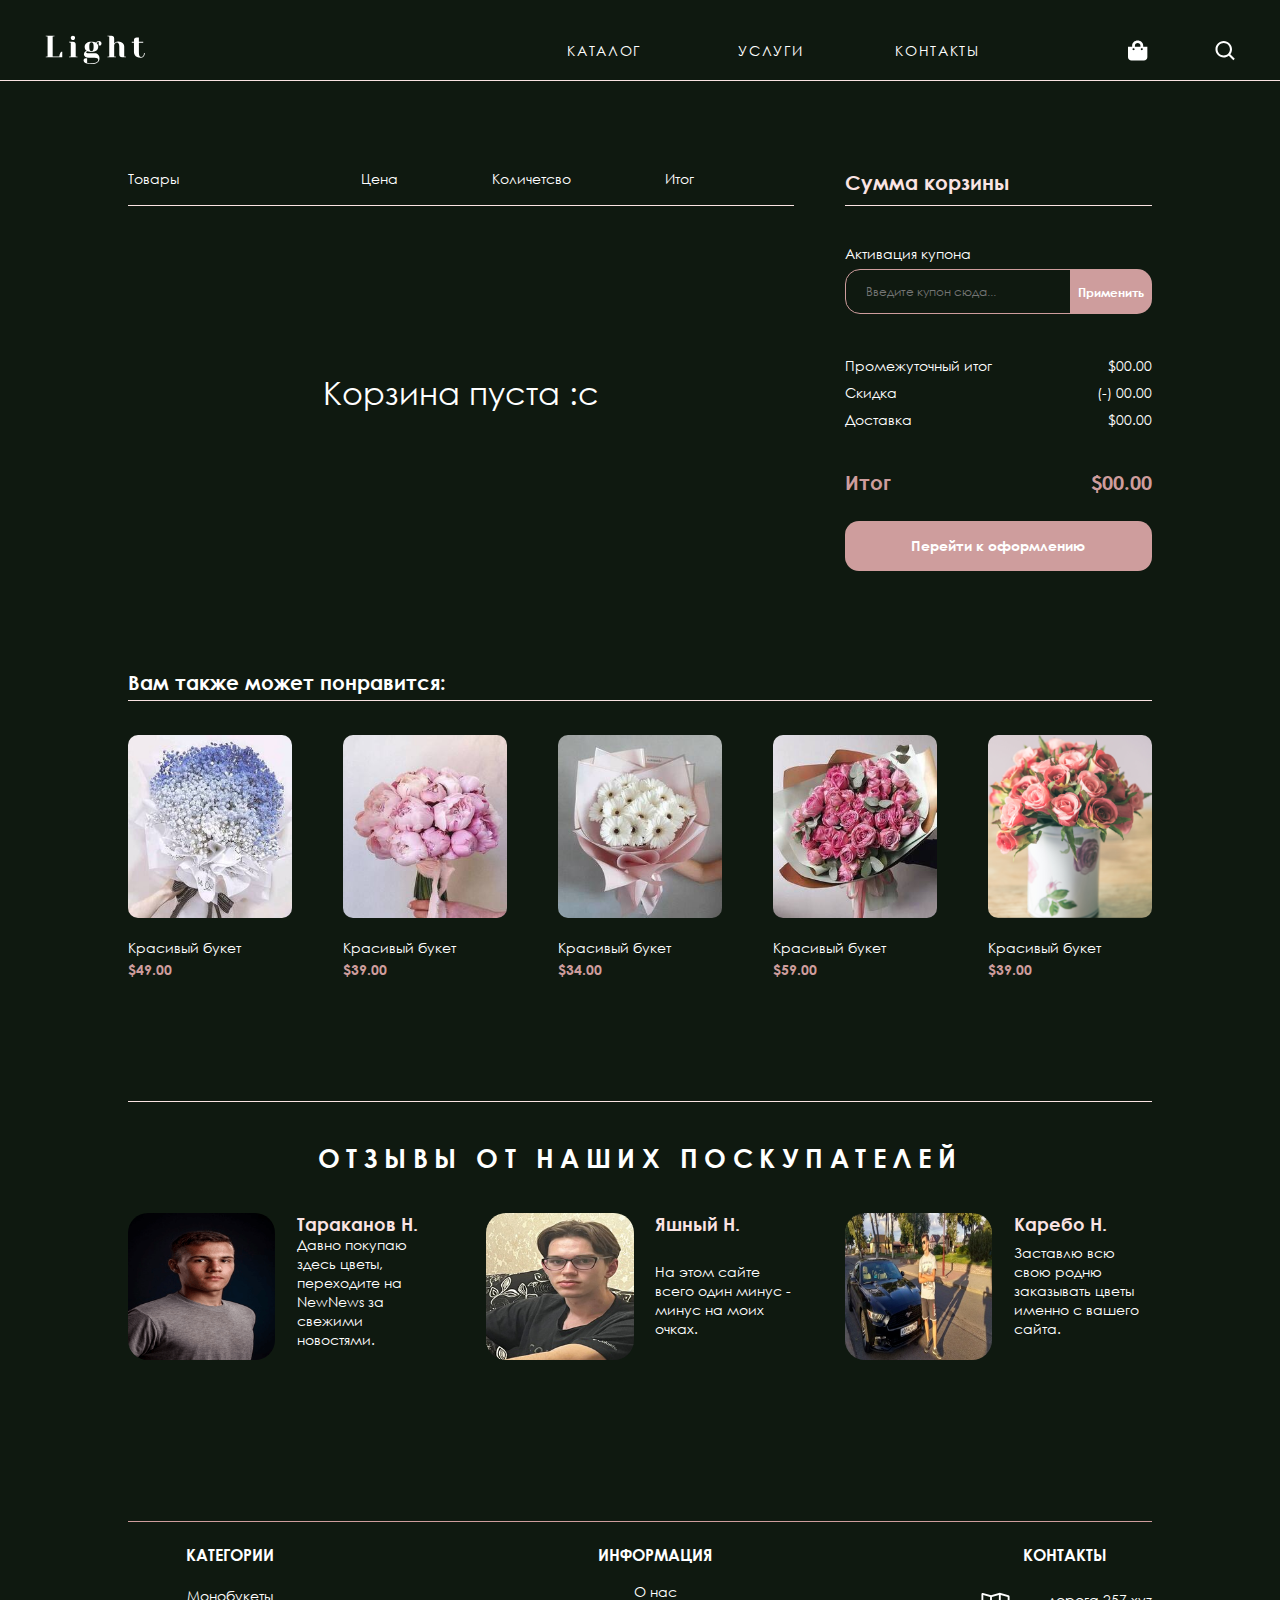
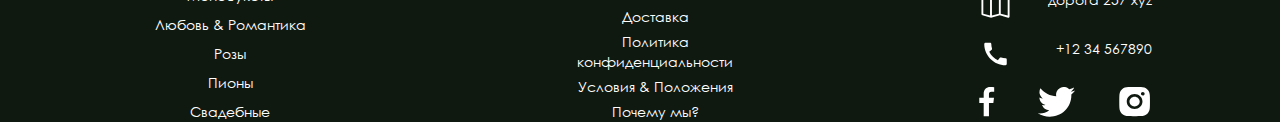
<file: shopping_cart.html>
<!DOCTYPE html>
<html lang="en">
    
<head>

    <link rel="stylesheet" href="./styles/obnulator.css">
    <link rel="stylesheet" href="./styles/shopping_cart.css">
    
    <meta charset="UTF-8">
    <meta http-equiv="X-UA-Compatible" content="IE=edge">
    <meta name="viewport" content="width=device-width, initial-scale=1.0">

    <title>Магазин цветов</title>

</head>

<body>

    <nav>
        <div class="nav">
            <figure class="nav__logo">
              <a href="index.html">
                  <svg class="white" width="123" height="36" viewBox="0 0 123 36" fill="none" xmlns="http://www.w3.org/2000/svg">
                      <path d="M0.9 26.43L3.18 25.86V1.54L0.9 0.969998V0.399998H11.73V0.969998L9.45 1.54V26.05H17.62C17.62 24.454 18.0253 22.972 18.836 21.604C19.1907 21.0213 19.6087 20.54 20.09 20.16H21.23V27H0.9V26.43ZM29.4134 26.43L31.6934 25.86V9.14L29.4134 8.57V8H34.3534C36.6334 8 37.7734 9.14 37.7734 11.42V25.86L40.0534 26.43V27H29.4134V26.43ZM34.3534 5.72C33.5934 5.72 32.96 5.46667 32.4534 4.96C31.9467 4.45333 31.6934 3.82 31.6934 3.06C31.6934 2.3 31.9467 1.66667 32.4534 1.16C32.96 0.653332 33.5934 0.399998 34.3534 0.399998C35.1134 0.399998 35.7467 0.653332 36.2534 1.16C36.76 1.66667 37.0134 2.3 37.0134 3.06C37.0134 3.82 36.76 4.45333 36.2534 4.96C35.7467 5.46667 35.1134 5.72 34.3534 5.72ZM56.9574 35.17C54.7028 35.17 52.8661 34.9673 51.4474 34.562C50.0288 34.1567 49.0028 33.6373 48.3694 33.004C47.7614 32.3707 47.4574 31.6993 47.4574 30.99C47.4574 30.1287 47.7108 29.432 48.2174 28.9C48.7494 28.3933 49.4461 28.14 50.3074 28.14C50.5101 28.14 50.8774 28.178 51.4094 28.254L51.8274 28.33V33.65C52.1314 33.7513 52.6128 33.878 53.2714 34.03C54.4368 34.2833 55.5388 34.41 56.5774 34.41C59.6681 34.41 61.9228 33.9667 63.3414 33.08C64.7854 32.2187 65.5074 31.142 65.5074 29.85C65.5074 28.2033 63.9874 27.38 60.9474 27.38H53.7274C51.8274 27.38 50.3708 26.9873 49.3574 26.202C48.3441 25.4167 47.8374 24.416 47.8374 23.2C47.8374 21.984 48.4328 20.9073 49.6234 19.97C50.1048 19.6153 50.7128 19.2987 51.4474 19.02C50.5101 18.4373 49.8261 17.7533 49.3954 16.968C48.9901 16.1573 48.7874 15.1947 48.7874 14.08C48.7874 12.2053 49.4968 10.698 50.9154 9.558C52.3341 8.39267 54.4114 7.81 57.1474 7.81C58.3381 7.81 59.4274 7.93667 60.4154 8.19C61.4288 8.418 62.2394 8.73467 62.8474 9.14C63.0501 8.70933 63.3161 8.32933 63.6454 8C64.4054 7.24 65.3428 6.86 66.4574 6.86C67.3188 6.86 68.0408 7.164 68.6234 7.772C69.2061 8.35467 69.4974 9.12733 69.4974 10.09C69.4974 10.8247 69.2948 11.42 68.8894 11.876C68.5094 12.332 68.0154 12.56 67.4074 12.56C67.1288 12.56 66.8121 12.5347 66.4574 12.484L66.0774 12.37V7.81C65.4188 7.81 64.7981 8.12667 64.2154 8.76C63.9874 8.988 63.7848 9.30467 63.6074 9.71C64.8741 10.8247 65.5074 12.2813 65.5074 14.08C65.5074 15.9547 64.7981 17.4747 63.3794 18.64C61.9608 19.78 59.8834 20.35 57.1474 20.35C55.3234 20.35 53.6768 20.0333 52.2074 19.4L51.4474 19.78C51.1941 19.932 51.0041 20.084 50.8774 20.236C50.7508 20.3627 50.6874 20.5273 50.6874 20.73C50.6874 21.1607 50.9028 21.49 51.3334 21.718C51.7894 21.946 52.5874 22.06 53.7274 22.06H60.9474C62.8474 22.06 64.3294 22.6173 65.3934 23.732C66.4828 24.8213 67.0274 26.354 67.0274 28.33C67.0274 30.3567 66.1788 32.0033 64.4814 33.27C62.8094 34.5367 60.3014 35.17 56.9574 35.17ZM57.1474 19.59C57.9834 19.59 58.6294 19.1847 59.0854 18.374C59.5668 17.5633 59.8074 16.132 59.8074 14.08C59.8074 12.028 59.5668 10.5967 59.0854 9.786C58.6294 8.97533 57.9834 8.57 57.1474 8.57C56.3114 8.57 55.6528 8.97533 55.1714 9.786C54.7154 10.5967 54.4874 12.028 54.4874 14.08C54.4874 16.132 54.7154 17.5633 55.1714 18.374C55.6528 19.1847 56.3114 19.59 57.1474 19.59ZM76.7352 26.43L79.0152 25.86V1.54L76.7352 0.969998V0.399998H81.6752C83.9552 0.399998 85.0952 1.54 85.0952 3.82V9.9C85.4752 9.39333 85.8679 8.988 86.2732 8.684C87.3626 7.848 88.6166 7.43 90.0352 7.43C91.4539 7.43 92.7206 7.734 93.8352 8.342C94.9752 8.92467 95.8619 9.69733 96.4952 10.66C97.1286 11.6227 97.4452 12.636 97.4452 13.7V25.86L99.7252 26.43V27H94.7852C92.5052 27 91.3652 25.86 91.3652 23.58V13.7C91.3652 12.104 91.0739 10.888 90.4912 10.052C89.9339 9.19067 89.2752 8.76 88.5152 8.76C87.5526 8.76 86.6912 9.26667 85.9312 10.28C85.6019 10.7107 85.3232 11.2173 85.0952 11.8V25.86L87.3752 26.43V27H76.7352V26.43ZM117.587 27.57C115.915 27.57 114.458 27.266 113.217 26.658C112.001 26.05 111.063 25.214 110.405 24.15C109.746 23.086 109.417 21.8827 109.417 20.54V8.95H106.757V8H109.417V6.1C109.417 3.82 110.557 2.68 112.837 2.68H115.497V8H120.817V8.95H115.497V20.54C115.497 22.8707 115.737 24.4667 116.219 25.328C116.7 26.1893 117.409 26.62 118.347 26.62C119.259 26.62 120.057 26.1767 120.741 25.29C121.425 24.4033 121.767 23.2 121.767 21.68H122.717C122.717 23.5547 122.248 25.0113 121.311 26.05C120.373 27.0633 119.132 27.57 117.587 27.57Z" fill="white"/>
                  </svg>
                  <svg class="gray" width="123" height="36" viewBox="0 0 123 36" fill="none" xmlns="http://www.w3.org/2000/svg">
                    <path d="M0.9 26.43L3.18 25.86V1.54L0.9 0.969998V0.399998H11.73V0.969998L9.45 1.54V26.05H17.62C17.62 24.454 18.0253 22.972 18.836 21.604C19.1907 21.0213 19.6087 20.54 20.09 20.16H21.23V27H0.9V26.43ZM29.4134 26.43L31.6934 25.86V9.14L29.4134 8.57V8H34.3534C36.6334 8 37.7734 9.14 37.7734 11.42V25.86L40.0534 26.43V27H29.4134V26.43ZM34.3534 5.72C33.5934 5.72 32.96 5.46667 32.4534 4.96C31.9467 4.45333 31.6934 3.82 31.6934 3.06C31.6934 2.3 31.9467 1.66667 32.4534 1.16C32.96 0.653332 33.5934 0.399998 34.3534 0.399998C35.1134 0.399998 35.7467 0.653332 36.2534 1.16C36.76 1.66667 37.0134 2.3 37.0134 3.06C37.0134 3.82 36.76 4.45333 36.2534 4.96C35.7467 5.46667 35.1134 5.72 34.3534 5.72ZM56.9574 35.17C54.7028 35.17 52.8661 34.9673 51.4474 34.562C50.0288 34.1567 49.0028 33.6373 48.3694 33.004C47.7614 32.3707 47.4574 31.6993 47.4574 30.99C47.4574 30.1287 47.7108 29.432 48.2174 28.9C48.7494 28.3933 49.4461 28.14 50.3074 28.14C50.5101 28.14 50.8774 28.178 51.4094 28.254L51.8274 28.33V33.65C52.1314 33.7513 52.6128 33.878 53.2714 34.03C54.4368 34.2833 55.5388 34.41 56.5774 34.41C59.6681 34.41 61.9228 33.9667 63.3414 33.08C64.7854 32.2187 65.5074 31.142 65.5074 29.85C65.5074 28.2033 63.9874 27.38 60.9474 27.38H53.7274C51.8274 27.38 50.3708 26.9873 49.3574 26.202C48.3441 25.4167 47.8374 24.416 47.8374 23.2C47.8374 21.984 48.4328 20.9073 49.6234 19.97C50.1048 19.6153 50.7128 19.2987 51.4474 19.02C50.5101 18.4373 49.8261 17.7533 49.3954 16.968C48.9901 16.1573 48.7874 15.1947 48.7874 14.08C48.7874 12.2053 49.4968 10.698 50.9154 9.558C52.3341 8.39267 54.4114 7.81 57.1474 7.81C58.3381 7.81 59.4274 7.93667 60.4154 8.19C61.4288 8.418 62.2394 8.73467 62.8474 9.14C63.0501 8.70933 63.3161 8.32933 63.6454 8C64.4054 7.24 65.3428 6.86 66.4574 6.86C67.3188 6.86 68.0408 7.164 68.6234 7.772C69.2061 8.35467 69.4974 9.12733 69.4974 10.09C69.4974 10.8247 69.2948 11.42 68.8894 11.876C68.5094 12.332 68.0154 12.56 67.4074 12.56C67.1288 12.56 66.8121 12.5347 66.4574 12.484L66.0774 12.37V7.81C65.4188 7.81 64.7981 8.12667 64.2154 8.76C63.9874 8.988 63.7848 9.30467 63.6074 9.71C64.8741 10.8247 65.5074 12.2813 65.5074 14.08C65.5074 15.9547 64.7981 17.4747 63.3794 18.64C61.9608 19.78 59.8834 20.35 57.1474 20.35C55.3234 20.35 53.6768 20.0333 52.2074 19.4L51.4474 19.78C51.1941 19.932 51.0041 20.084 50.8774 20.236C50.7508 20.3627 50.6874 20.5273 50.6874 20.73C50.6874 21.1607 50.9028 21.49 51.3334 21.718C51.7894 21.946 52.5874 22.06 53.7274 22.06H60.9474C62.8474 22.06 64.3294 22.6173 65.3934 23.732C66.4828 24.8213 67.0274 26.354 67.0274 28.33C67.0274 30.3567 66.1788 32.0033 64.4814 33.27C62.8094 34.5367 60.3014 35.17 56.9574 35.17ZM57.1474 19.59C57.9834 19.59 58.6294 19.1847 59.0854 18.374C59.5668 17.5633 59.8074 16.132 59.8074 14.08C59.8074 12.028 59.5668 10.5967 59.0854 9.786C58.6294 8.97533 57.9834 8.57 57.1474 8.57C56.3114 8.57 55.6528 8.97533 55.1714 9.786C54.7154 10.5967 54.4874 12.028 54.4874 14.08C54.4874 16.132 54.7154 17.5633 55.1714 18.374C55.6528 19.1847 56.3114 19.59 57.1474 19.59ZM76.7352 26.43L79.0152 25.86V1.54L76.7352 0.969998V0.399998H81.6752C83.9552 0.399998 85.0952 1.54 85.0952 3.82V9.9C85.4752 9.39333 85.8679 8.988 86.2732 8.684C87.3626 7.848 88.6166 7.43 90.0352 7.43C91.4539 7.43 92.7206 7.734 93.8352 8.342C94.9752 8.92467 95.8619 9.69733 96.4952 10.66C97.1286 11.6227 97.4452 12.636 97.4452 13.7V25.86L99.7252 26.43V27H94.7852C92.5052 27 91.3652 25.86 91.3652 23.58V13.7C91.3652 12.104 91.0739 10.888 90.4912 10.052C89.9339 9.19067 89.2752 8.76 88.5152 8.76C87.5526 8.76 86.6912 9.26667 85.9312 10.28C85.6019 10.7107 85.3232 11.2173 85.0952 11.8V25.86L87.3752 26.43V27H76.7352V26.43ZM117.587 27.57C115.915 27.57 114.458 27.266 113.217 26.658C112.001 26.05 111.063 25.214 110.405 24.15C109.746 23.086 109.417 21.8827 109.417 20.54V8.95H106.757V8H109.417V6.1C109.417 3.82 110.557 2.68 112.837 2.68H115.497V8H120.817V8.95H115.497V20.54C115.497 22.8707 115.737 24.4667 116.219 25.328C116.7 26.1893 117.409 26.62 118.347 26.62C119.259 26.62 120.057 26.1767 120.741 25.29C121.425 24.4033 121.767 23.2 121.767 21.68H122.717C122.717 23.5547 122.248 25.0113 121.311 26.05C120.373 27.0633 119.132 27.57 117.587 27.57Z" fill="gray"/>
                </svg>
              </a>                 
           </figure>
            <div class="nav__links">
               <div class="nav__links__text">
                    <a href="catalog.html">КАТАЛОГ</a>
                    <a href="services.html">УСЛУГИ</a>
                    <a href="#contactUs">КОНТАКТЫ</a>
                </div>
                <figure class="nav__links__img">
                    <a href="shopping_cart.html">
                        <svg class="white" width="27" height="27" viewBox="0 0 27 27" fill="none" xmlns="http://www.w3.org/2000/svg">
                            <path d="M20.53 8.4375V6.75C20.53 3.02801 17.1809 0 13.0645 0C8.94803 0 5.59908 3.02801 5.59908 6.75V8.4375H0V22.7812C0 25.1112 2.08898 27 4.6659 27H21.4631C24.0401 27 26.129 25.1112 26.129 22.7812V8.4375H20.53ZM9.3318 6.75C9.3318 4.889 11.0063 3.375 13.0645 3.375C15.1228 3.375 16.7972 4.889 16.7972 6.75V8.4375H9.3318V6.75ZM18.6636 13.0781C17.8905 13.0781 17.2638 12.5115 17.2638 11.8125C17.2638 11.1135 17.8905 10.5469 18.6636 10.5469C19.4367 10.5469 20.0634 11.1135 20.0634 11.8125C20.0634 12.5115 19.4367 13.0781 18.6636 13.0781ZM7.46544 13.0781C6.69236 13.0781 6.06567 12.5115 6.06567 11.8125C6.06567 11.1135 6.69236 10.5469 7.46544 10.5469C8.23852 10.5469 8.86521 11.1135 8.86521 11.8125C8.86521 12.5115 8.23852 13.0781 7.46544 13.0781Z" fill="white"/>
                        </svg>
                        <svg class="gray" width="27" height="27" viewBox="0 0 27 27" fill="none" xmlns="http://www.w3.org/2000/svg">
                            <path d="M20.53 8.4375V6.75C20.53 3.02801 17.1809 0 13.0645 0C8.94803 0 5.59908 3.02801 5.59908 6.75V8.4375H0V22.7812C0 25.1112 2.08898 27 4.6659 27H21.4631C24.0401 27 26.129 25.1112 26.129 22.7812V8.4375H20.53ZM9.3318 6.75C9.3318 4.889 11.0063 3.375 13.0645 3.375C15.1228 3.375 16.7972 4.889 16.7972 6.75V8.4375H9.3318V6.75ZM18.6636 13.0781C17.8905 13.0781 17.2638 12.5115 17.2638 11.8125C17.2638 11.1135 17.8905 10.5469 18.6636 10.5469C19.4367 10.5469 20.0634 11.1135 20.0634 11.8125C20.0634 12.5115 19.4367 13.0781 18.6636 13.0781ZM7.46544 13.0781C6.69236 13.0781 6.06567 12.5115 6.06567 11.8125C6.06567 11.1135 6.69236 10.5469 7.46544 10.5469C8.23852 10.5469 8.86521 11.1135 8.86521 11.8125C8.86521 12.5115 8.23852 13.0781 7.46544 13.0781Z" fill="gray"/>
                        </svg>     
                    </a>
                    <a href="">
                        <svg class="white" width="25" height="25" viewBox="0 0 25 25" fill="none" xmlns="http://www.w3.org/2000/svg">
                            <path d="M10.9167 21.25C13.2094 21.2495 15.436 20.482 17.242 19.0697L22.9202 24.7478L24.7466 22.9214L19.0684 17.2432C20.4815 15.4371 21.2495 13.2099 21.25 10.9167C21.25 5.21912 16.6143 0.583328 10.9167 0.583328C5.21917 0.583328 0.583374 5.21912 0.583374 10.9167C0.583374 16.6142 5.21917 21.25 10.9167 21.25ZM10.9167 3.16666C15.1908 3.16666 18.6667 6.64254 18.6667 10.9167C18.6667 15.1908 15.1908 18.6667 10.9167 18.6667C6.64258 18.6667 3.16671 15.1908 3.16671 10.9167C3.16671 6.64254 6.64258 3.16666 10.9167 3.16666Z" fill="white"/>
                        </svg>
                        <svg class="gray" width="25" height="25" viewBox="0 0 25 25" fill="none" xmlns="http://www.w3.org/2000/svg">
                            <path d="M10.9167 21.25C13.2094 21.2495 15.436 20.482 17.242 19.0697L22.9202 24.7478L24.7466 22.9214L19.0684 17.2432C20.4815 15.4371 21.2495 13.2099 21.25 10.9167C21.25 5.21912 16.6143 0.583328 10.9167 0.583328C5.21917 0.583328 0.583374 5.21912 0.583374 10.9167C0.583374 16.6142 5.21917 21.25 10.9167 21.25ZM10.9167 3.16666C15.1908 3.16666 18.6667 6.64254 18.6667 10.9167C18.6667 15.1908 15.1908 18.6667 10.9167 18.6667C6.64258 18.6667 3.16671 15.1908 3.16671 10.9167C3.16671 6.64254 6.64258 3.16666 10.9167 3.16666Z" fill="gray"/>
                        </svg>
                    </a>
                </figure>
            </div>
        </div>

        <div class="nav__line"></div>
    </nav>

    <main>
        <div class="cart">

            <div class="cart__products">
                <div class="cart__products__header">
                    <div class="cart__products__header__text">
                        <div>
                            Товары
                        </div>
                        <div class="cart__products__header__flex">
                            <div>Цена</div>
                            <div>Количетсво</div>
                            <div>Итог</div>
                        </div>
                    </div>
                    <div class="cart__products__header__line"></div>
                </div>
                <div class="cart__product__counts">
                    Корзина пуста :c
                </div>
            </div>

            <div class="cart__total">
                <div class="cart__total__header">
                    <div>Сумма корзины</div>
                    <div class="cart__total__header__line"></div>
                </div>
                <div class="cart__total__coupon">
                    <div>Активация купона</div>
                    <form>
                        <input type="text" placeholder="Введите купон сюда...">
                        <button>Применить</button>
                    </form>
                </div>
                <div class="cart__total__prices">
                    <div class="cart__total__prices__flex">
                        <div>Промежуточный итог</div>
                        <div>$00.00</div>
                    </div>
                    <div class="cart__total__prices__flex">
                        <div>Скидка</div>
                        <div>(-) 00.00</div>
                    </div>
                    <div class="cart__total__prices__flex">
                        <div>Доставка</div>
                        <div>$00.00</div>
                    </div>
                </div>
                <div class="cart__total__totalprice">
                    <div class="cart__total__totalprice__flex">
                        <div>Итог</div>
                        <div>$00.00</div>
                    </div>
                    <div class="cart__total__order">
                        <a href="">Перейти к оформлению</a>
                    </div>
                </div>
            </div>

        </div>

        <div class="cartMobile">
            <div class="cartMobile__header">
                <div>Корзина</div>
                <div class="cartMobile__header__line"></div>
            </div>
            <div class="cartMobile__info">
                <div>Корзина пуста :c</div>
                <a href="catalog.html">Перейти в каталог</a>
            </div>
        </div>
    </main>

    <section>
        <div class="interested">
            <div class="interested__header">
                <div>Вам также может понравится:</div>
                <div class="interested__header__line"></div>
            </div>
            <div class="interested__flex">
                <a href="buqet_review.html" class="interested__flex__elemets delete">
                    <figure>
                        <img src="./img/small1.jpg" alt="">
                        <div class="interested__flex__elemets__about">
                            <div>Красивый букет</div>
                            <div class="interested__flex__elemets__about__price">$49.00</div>
                        </div>
                    </figure>
                </a>
                <a href="buqet_review.html" class="interested__flex__elemets delete">
                    <figure>
                        <img src="./img/small2.jpg" alt="">
                    </figure>
                    <div class="interested__flex__elemets__about">
                        <div>Красивый букет</div>
                        <div class="interested__flex__elemets__about__price">$39.00</div>
                    </div>
                </a>
                <a href="buqet_review.html" class="interested__flex__elemets">
                    <figure>
                        <img src="./img/small3.jpg" alt="">
                    </figure>
                    <div class="interested__flex__elemets__about">
                        <div>Красивый букет</div>
                        <div class="interested__flex__elemets__about__price">$34.00</div>
                    </div>
                </a>
                <a href="buqet_review.html" class="interested__flex__elemets">
                    <figure>
                        <img src="./img/small4.jpg" alt="">
                    </figure>
                    <div class="interested__flex__elemets__about">
                        <div>Красивый букет</div>
                        <div class="interested__flex__elemets__about__price">$59.00</div>
                    </div>
                </a>
                <a href="buqet_review.html" class="interested__flex__elemets">
                    <figure>
                        <img src="./img/small5.png" alt="">
                    </figure>
                    <div class="interested__flex__elemets__about">
                        <div>Красивый букет</div>
                        <div class="interested__flex__elemets__about__price">$39.00</div>
                    </div>
                </a>
            </div>
        </div>
    </section>

    <section>
        <div class="review">
            <div class="review__line"></div>
            <div class="review__header">ОТЗЫВЫ ОТ НАШИХ ПОСКУПАТЕЛЕЙ</div>
            <div class="review__customers">
                <div class="review__customers__element">
                    <figure>
                        <img src="./img/tarakanov_normal.png" alt="">
                    </figure>
                    <div class="review__customers__element__text">
                        <div class="review__customers__element__text__header">Тараканов Н.</div>
                        <div>Давно покупаю здесь цветы, переходите на NewNews за свежими новостями.</div>
                    </div>
                </div>
                <div class="review__customers__element">
                    <figure>
                        <img src="./img/yashnii.png" alt="">
                    </figure>
                    <div class="review__customers__element__text">
                        <div class="review__customers__element__text__header">Яшный Н.</div>
                        <div>На этом сайте всего один минус - минус на моих очках.</div>
                    </div>
                </div>
                <div class="review__customers__element">
                    <figure>
                        <img src="./img/kraebo_normal.png" alt="">
                    </figure>
                    <div class="review__customers__element__text">
                        <div class="review__customers__element__text__header">Каребо Н.</div>
                        <div>Заставлю всю свою родню заказывать цветы именно с вашего сайта.</div>
                    </div>
                </div>
            </div>
        </div>
    </section>

    <footer>
        <div class="footer" id="contactUs">
            <div class="footer__line"></div>
            <div class="footer__info">
                <div class="footer__info__categories">
                    <div class="footer__info__header">КАТЕГОРИИ</div>
                    <div><a href="catalog.html">Монобукеты</a></div>
                    <div><a href="catalog.html">Любовь & Романтика</a></div>
                    <div><a href="catalog.html">Розы</a></div>
                    <div><a href="catalog.html">Пионы</a></div>
                    <div><a href="catalog.html">Свадебные</a></div>
                </div>
                <div class="footer__info__information">
                    <div class="footer__info__header">ИНФОРМАЦИЯ</div>
                    <div><a href="services.html">О нас</a></div>
                    <div><a href="services.html">Доставка</a></div>
                    <div><a href="services.html">Политика конфиденциальности</a></div>
                    <div><a href="services.html">Условия & Положения</a></div>
                    <div><a href="services.html">Почему мы?</a></div>
                </div>
                <div class="footer__info__contactUs">
                    <div class="footer__info__header">КОНТАКТЫ</div>
                    <div class="footer__info__contactUs__map">
                        <figure>
                            <svg width="35" height="35" viewBox="0 0 35 35" fill="none" xmlns="http://www.w3.org/2000/svg">
                                <path d="M32.7076 6.0855L22.5312 3.23901L12.3252 6.11394L2.83411 3.42153C2.63073 3.36383 2.41675 3.35408 2.20896 3.39304C2.00118 3.432 1.80526 3.51862 1.63661 3.64608C1.46795 3.77355 1.33115 3.93838 1.23696 4.12765C1.14277 4.31691 1.09375 4.52543 1.09375 4.73684V28.02C1.09478 28.3768 1.21165 28.7236 1.42676 29.0083C1.64187 29.2929 1.9436 29.5 2.28655 29.5984L12.3229 32.4456L22.5334 29.5694L32.1709 32.2652C32.3741 32.322 32.5877 32.3311 32.7949 32.2916C33.0022 32.2521 33.1975 32.1652 33.3656 32.0376C33.5337 31.9101 33.6699 31.7453 33.7637 31.5563C33.8575 31.3673 33.9063 31.1592 33.9062 30.9482V7.66549C33.9053 7.30763 33.7879 6.95981 33.5716 6.67471C33.3553 6.38961 33.052 6.18276 32.7076 6.0855ZM11.1426 29.8366L3.28125 27.6064V5.82218L11.1426 8.05233V29.8366ZM21.4385 27.6048L13.3301 29.8888V8.10347L21.4385 5.81944V27.6048ZM31.7188 29.8669L23.626 27.6035V5.81664L31.7188 8.08009V29.8669Z" fill="white"/>
                            </svg>                                
                        </figure>
                        <div>дорога 257 xyz</div>
                    </div>
                    <div class="footer__info__contactUs__call">
                        <figure>
                            <svg width="35" height="35" viewBox="0 0 35 35" fill="none" xmlns="http://www.w3.org/2000/svg">
                                <path d="M29.1812 22.4292C27.3875 22.4292 25.6521 22.1375 24.0333 21.6125C23.7797 21.5265 23.5071 21.5138 23.2465 21.5757C22.986 21.6376 22.7482 21.7717 22.5604 21.9625L20.2708 24.8354C16.1437 22.8667 12.2792 19.1479 10.2229 14.875L13.0667 12.4542C13.4604 12.0458 13.5771 11.4771 13.4167 10.9667C12.8771 9.34792 12.6 7.6125 12.6 5.81875C12.6 5.03125 11.9437 4.375 11.1562 4.375H6.11042C5.32292 4.375 4.375 4.725 4.375 5.81875C4.375 19.3667 15.6479 30.625 29.1812 30.625C30.2167 30.625 30.625 29.7063 30.625 28.9042V23.8729C30.625 23.0854 29.9687 22.4292 29.1812 22.4292Z" fill="white"/>
                            </svg>                                 
                        </figure>
                        <div>+12 34 567890</div>
                    </div>
                    <div class="footer__info__contactUs__icons">
                        <figure>
                            <a href="https://vk.com/idcrazymaxim">
                                <svg class="white" width="18" height="35" viewBox="0 0 18 35" fill="none" xmlns="http://www.w3.org/2000/svg">
                                    <path d="M11.2797 34.1251V18.5599H16.4007L17.1686 12.4922H11.2809V8.61461C11.2809 6.86346 11.7568 5.66142 14.2247 5.66142H17.3734V0.237854C15.8504 0.0748206 14.3198 -0.00451282 12.7884 0.000198048C8.25003 0.000198048 5.13695 2.82705 5.13695 8.01797V12.4922H0V18.5599H5.13695V34.1251H11.2797Z" fill="white"/>
                                </svg>  
                                <svg class="gray" width="18" height="35" viewBox="0 0 18 35" fill="none" xmlns="http://www.w3.org/2000/svg">
                                    <path d="M11.2797 34.1251V18.5599H16.4007L17.1686 12.4922H11.2809V8.61461C11.2809 6.86346 11.7568 5.66142 14.2247 5.66142H17.3734V0.237854C15.8504 0.0748206 14.3198 -0.00451282 12.7884 0.000198048C8.25003 0.000198048 5.13695 2.82705 5.13695 8.01797V12.4922H0V18.5599H5.13695V34.1251H11.2797Z" fill="gray"/>
                                </svg>
                            </a>                              
                        </figure>
                        <figure>
                            <a href="">
                                <svg class="white" width="39" height="30" viewBox="0 0 39 30" fill="none" xmlns="http://www.w3.org/2000/svg">
                                    <path d="M38.1615 3.50362C36.767 4.11105 35.2876 4.50973 33.7728 4.68638C35.3672 3.74801 36.5607 2.27322 37.1316 0.535908C35.6301 1.41163 33.988 2.03039 32.2754 2.36577C31.1233 1.16261 29.5995 0.365881 27.9399 0.098847C26.2803 -0.168187 24.5773 0.109359 23.0945 0.888551C21.6117 1.66774 20.4316 2.90514 19.737 4.4093C19.0423 5.91345 18.8717 7.60052 19.2516 9.20947C16.2128 9.0598 13.2399 8.28416 10.5261 6.93289C7.81223 5.58163 5.41808 3.68495 3.49905 1.366C2.52338 3.0192 2.22551 4.97531 2.66602 6.83651C3.10652 8.69772 4.25232 10.3243 5.87041 11.3854C4.65658 11.3461 3.46975 11.0233 2.40823 10.4438V10.537C2.41159 12.2663 3.02221 13.9415 4.13707 15.2801C5.25194 16.6187 6.8028 17.5386 8.52802 17.8847C7.87137 18.0588 7.19422 18.1472 6.51406 18.1475C6.03119 18.1476 5.54951 18.1008 5.076 18.0078C5.56359 19.4993 6.51382 20.8037 7.7937 21.7386C9.07357 22.6734 10.619 23.1918 12.2138 23.2213C9.50755 25.3046 6.16689 26.4341 2.72836 26.4285C2.11666 26.4302 1.50534 26.398 0.897339 26.332C4.39087 28.5407 8.45875 29.7131 12.6135 29.709C15.4747 29.7284 18.3113 29.1893 20.9585 28.123C23.6057 27.0566 26.0108 25.4843 28.034 23.4973C30.0572 21.5103 31.6582 19.1482 32.7439 16.5484C33.8297 13.9486 34.3787 11.1627 34.3588 8.35277L34.3334 7.38127C35.838 6.32701 37.135 5.01313 38.1615 3.50362Z" fill="white"/>
                                 </svg>
                                 <svg class="gray" width="39" height="30" viewBox="0 0 39 30" fill="none" xmlns="http://www.w3.org/2000/svg">
                                    <path d="M38.1615 3.50362C36.767 4.11105 35.2876 4.50973 33.7728 4.68638C35.3672 3.74801 36.5607 2.27322 37.1316 0.535908C35.6301 1.41163 33.988 2.03039 32.2754 2.36577C31.1233 1.16261 29.5995 0.365881 27.9399 0.098847C26.2803 -0.168187 24.5773 0.109359 23.0945 0.888551C21.6117 1.66774 20.4316 2.90514 19.737 4.4093C19.0423 5.91345 18.8717 7.60052 19.2516 9.20947C16.2128 9.0598 13.2399 8.28416 10.5261 6.93289C7.81223 5.58163 5.41808 3.68495 3.49905 1.366C2.52338 3.0192 2.22551 4.97531 2.66602 6.83651C3.10652 8.69772 4.25232 10.3243 5.87041 11.3854C4.65658 11.3461 3.46975 11.0233 2.40823 10.4438V10.537C2.41159 12.2663 3.02221 13.9415 4.13707 15.2801C5.25194 16.6187 6.8028 17.5386 8.52802 17.8847C7.87137 18.0588 7.19422 18.1472 6.51406 18.1475C6.03119 18.1476 5.54951 18.1008 5.076 18.0078C5.56359 19.4993 6.51382 20.8037 7.7937 21.7386C9.07357 22.6734 10.619 23.1918 12.2138 23.2213C9.50755 25.3046 6.16689 26.4341 2.72836 26.4285C2.11666 26.4302 1.50534 26.398 0.897339 26.332C4.39087 28.5407 8.45875 29.7131 12.6135 29.709C15.4747 29.7284 18.3113 29.1893 20.9585 28.123C23.6057 27.0566 26.0108 25.4843 28.034 23.4973C30.0572 21.5103 31.6582 19.1482 32.7439 16.5484C33.8297 13.9486 34.3787 11.1627 34.3588 8.35277L34.3334 7.38127C35.838 6.32701 37.135 5.01313 38.1615 3.50362Z" fill="gray"/>
                                 </svg>
                            </a>
                        </figure>
                        <figure>
                            <a href="https://www.instagram.com/_maxpozdnyakov_/">
                                <svg class="white" width="35" height="34" viewBox="0 0 35 34" fill="none" xmlns="http://www.w3.org/2000/svg">
                                    <path d="M17.6218 11.0171C14.4317 11.0171 11.8283 13.4941 11.8283 16.5292C11.8283 19.5644 14.4317 22.0413 17.6218 22.0413C20.8119 22.0413 23.4153 19.5644 23.4153 16.5292C23.4153 13.4941 20.8119 11.0171 17.6218 11.0171ZM34.9979 16.5292C34.9979 14.2467 35.0196 11.9848 34.8849 9.70632C34.7502 7.05985 34.1156 4.71111 32.0816 2.77588C30.0432 0.83652 27.5789 0.236931 24.7974 0.108743C22.3983 -0.0194456 20.0209 0.00122996 17.6261 0.00122996C15.227 0.00122996 12.8496 -0.0194456 10.4549 0.108743C7.67332 0.236931 5.20467 0.840656 3.17065 2.77588C1.13228 4.71525 0.502078 7.05985 0.367346 9.70632C0.232613 11.9889 0.254345 14.2508 0.254345 16.5292C0.254345 18.8077 0.232613 21.0737 0.367346 23.3522C0.502078 25.9986 1.13662 28.3474 3.17065 30.2826C5.20902 32.2219 7.67332 32.8215 10.4549 32.9497C12.854 33.0779 15.2314 33.0572 17.6261 33.0572C20.0252 33.0572 22.4026 33.0779 24.7974 32.9497C27.5789 32.8215 30.0476 32.2178 32.0816 30.2826C34.12 28.3432 34.7502 25.9986 34.8849 23.3522C35.024 21.0737 34.9979 18.8118 34.9979 16.5292ZM17.6218 25.0103C12.6888 25.0103 8.70771 21.2226 8.70771 16.5292C8.70771 11.8359 12.6888 8.04814 17.6218 8.04814C22.5547 8.04814 26.5358 11.8359 26.5358 16.5292C26.5358 21.2226 22.5547 25.0103 17.6218 25.0103ZM26.9009 9.6815C25.7492 9.6815 24.8191 8.79659 24.8191 7.70079C24.8191 6.60499 25.7492 5.72008 26.9009 5.72008C28.0527 5.72008 28.9828 6.60499 28.9828 7.70079C28.9831 7.96099 28.9295 8.21871 28.825 8.45916C28.7205 8.69962 28.5671 8.9181 28.3738 9.1021C28.1804 9.28609 27.9507 9.43197 27.698 9.5314C27.4453 9.63082 27.1744 9.68183 26.9009 9.6815Z" fill="white"/>
                                </svg>
                                <svg class="gray" width="35" height="34" viewBox="0 0 35 34" fill="none" xmlns="http://www.w3.org/2000/svg">
                                    <path d="M17.6218 11.0171C14.4317 11.0171 11.8283 13.4941 11.8283 16.5292C11.8283 19.5644 14.4317 22.0413 17.6218 22.0413C20.8119 22.0413 23.4153 19.5644 23.4153 16.5292C23.4153 13.4941 20.8119 11.0171 17.6218 11.0171ZM34.9979 16.5292C34.9979 14.2467 35.0196 11.9848 34.8849 9.70632C34.7502 7.05985 34.1156 4.71111 32.0816 2.77588C30.0432 0.83652 27.5789 0.236931 24.7974 0.108743C22.3983 -0.0194456 20.0209 0.00122996 17.6261 0.00122996C15.227 0.00122996 12.8496 -0.0194456 10.4549 0.108743C7.67332 0.236931 5.20467 0.840656 3.17065 2.77588C1.13228 4.71525 0.502078 7.05985 0.367346 9.70632C0.232613 11.9889 0.254345 14.2508 0.254345 16.5292C0.254345 18.8077 0.232613 21.0737 0.367346 23.3522C0.502078 25.9986 1.13662 28.3474 3.17065 30.2826C5.20902 32.2219 7.67332 32.8215 10.4549 32.9497C12.854 33.0779 15.2314 33.0572 17.6261 33.0572C20.0252 33.0572 22.4026 33.0779 24.7974 32.9497C27.5789 32.8215 30.0476 32.2178 32.0816 30.2826C34.12 28.3432 34.7502 25.9986 34.8849 23.3522C35.024 21.0737 34.9979 18.8118 34.9979 16.5292ZM17.6218 25.0103C12.6888 25.0103 8.70771 21.2226 8.70771 16.5292C8.70771 11.8359 12.6888 8.04814 17.6218 8.04814C22.5547 8.04814 26.5358 11.8359 26.5358 16.5292C26.5358 21.2226 22.5547 25.0103 17.6218 25.0103ZM26.9009 9.6815C25.7492 9.6815 24.8191 8.79659 24.8191 7.70079C24.8191 6.60499 25.7492 5.72008 26.9009 5.72008C28.0527 5.72008 28.9828 6.60499 28.9828 7.70079C28.9831 7.96099 28.9295 8.21871 28.825 8.45916C28.7205 8.69962 28.5671 8.9181 28.3738 9.1021C28.1804 9.28609 27.9507 9.43197 27.698 9.5314C27.4453 9.63082 27.1744 9.68183 26.9009 9.6815Z" fill="gray"/>
                                </svg> 
                            </a>                               
                        </figure>
                    </div>
                </div>
            </div>
        </div>
    </footer>

</body>

</html>
</file>
<file: styles/obnulator.css>
/*Обнуление*/
*{
	padding: 0;
	margin: 0;
	border: 0;
}
*,*:before,*:after{
	-moz-box-sizing: border-box;
	-webkit-box-sizing: border-box;
	box-sizing: border-box;
}
:focus,:active{outline: none;}
a:focus,a:active{outline: none;}

html,body{
	width: 100%;
	-ms-text-size-adjust: 100%;
	-moz-text-size-adjust: 100%;
	-webkit-text-size-adjust: 100%;
}
input,button,textarea{font-family:inherit;}

input::-ms-clear{display: none;}
button{cursor: pointer;}
button::-moz-focus-inner {padding:0;border:0;}
a, a:visited{text-decoration: none;}
a:hover{text-decoration: none;}
ul li{list-style: none;}
img{vertical-align: top;}

h1,h2,h3,h4,h5,h6{font-size:inherit;font-weight: 400;}
/*--------------------*/
</file>
<file: styles/style.css>
@font-face {
  font-family: 'CenturyGothic';
  src: url("../fonts/centurygothic.ttf");
  font-weight: 400;
}

@font-face {
  font-family: 'CenturyGothic';
  src: url("../fonts/centurygothic_bold.ttf");
  font-weight: 700;
}

@font-face {
  font-family: 'Mistrain';
  src: url("../fonts/mistrain.ttf");
  font-weight: 400;
}

.dailyOffers__line, .footer__line {
  width: 100%;
  height: 1px;
  background-color: #CE9D9D;
}

.nav__line {
  width: 100%;
  height: 1px;
  background-color: #FAE3E3;
}

nav {
  position: -webkit-sticky;
  position: sticky;
  z-index: 1;
  top: -25px;
}

.gray {
  display: none;
}

.nav {
  display: -webkit-box;
  display: -ms-flexbox;
  display: flex;
  padding: 45px;
  width: 100%;
  height: 100px;
  -webkit-box-align: center;
      -ms-flex-align: center;
          align-items: center;
  -webkit-box-pack: justify;
      -ms-flex-pack: justify;
          justify-content: space-between;
  background-color: #0F1910;
}

.nav__logo {
  height: 100%;
}

.nav__logo a {
  display: -webkit-box;
  display: -ms-flexbox;
  display: flex;
  height: 100%;
  -webkit-box-align: center;
      -ms-flex-align: center;
          align-items: center;
  -webkit-box-pack: center;
      -ms-flex-pack: center;
          justify-content: center;
}

.nav__logo:hover .white {
  display: none;
}

.nav__logo:hover .gray {
  display: inline;
}

.nav__links {
  display: -webkit-box;
  display: -ms-flexbox;
  display: flex;
  width: 60%;
  height: 60px;
  -webkit-box-pack: justify;
      -ms-flex-pack: justify;
          justify-content: space-between;
}

.nav__links__text {
  display: -webkit-box;
  display: -ms-flexbox;
  display: flex;
  width: 70%;
  height: 100%;
  -webkit-box-pack: justify;
      -ms-flex-pack: justify;
          justify-content: space-between;
  font-size: 18px;
  line-height: 25px;
  text-align: center;
  letter-spacing: 0.15em;
}

.nav__links__text a {
  display: -webkit-box;
  display: -ms-flexbox;
  display: flex;
  -webkit-box-align: center;
      -ms-flex-align: center;
          align-items: center;
  -webkit-box-pack: center;
      -ms-flex-pack: center;
          justify-content: center;
  width: 255px;
  height: 100%;
}

.nav__links__text a:hover {
  background-color: gray;
}

.nav__links__img {
  display: -webkit-box;
  display: -ms-flexbox;
  display: flex;
  width: 15%;
  height: 100%;
  -webkit-box-align: center;
      -ms-flex-align: center;
          align-items: center;
  -webkit-box-pack: justify;
      -ms-flex-pack: justify;
          justify-content: space-between;
}

.nav__links__img a {
  display: -webkit-box;
  display: -ms-flexbox;
  display: flex;
  height: 100%;
  -webkit-box-align: center;
      -ms-flex-align: center;
          align-items: center;
  -webkit-box-pack: center;
      -ms-flex-pack: center;
          justify-content: center;
}

.nav__links__img a:hover .white {
  display: none;
}

.nav__links__img a:hover .gray {
  display: inline;
}

.nav__line {
  margin-top: -20px;
}

@media (max-width: 1400.98px) {
  .nav__links__text {
    font-size: 14px;
    letter-spacing: 0.12em;
  }
  .nav__logo svg {
    width: 100px;
  }
  .nav__links__img svg {
    width: 20px;
  }
}

@media (max-width: 1024.98px) {
  nav {
    top: -10px;
  }
  .nav {
    padding: 25px;
    height: 60px;
  }
  .nav__links {
    height: 35px;
  }
  .nav__links__text {
    font-size: 11px;
    letter-spacing: 0.1em;
  }
  .nav__logo svg {
    width: 65px;
  }
  .nav__links__img svg {
    width: 17px;
  }
  .nav__line {
    margin-top: -12px;
  }
}

@media (max-width: 768.98px) {
  .nav__links {
    width: 70%;
  }
  .nav__links__text {
    font-size: 10px;
    letter-spacing: 0.08em;
    width: 80%;
  }
  .nav__logo svg {
    width: 60px;
  }
  .nav__links__img {
    width: 15%;
  }
  .nav__links__img svg {
    width: 13px;
  }
}

@media (max-width: 480.98px) {
  .nav__links {
    width: 80%;
  }
  .nav__links__text {
    font-size: 8px;
  }
  .nav__logo svg {
    width: 50px;
  }
  .nav__links__img svg {
    width: 12px;
  }
}

.dailyOffers {
  display: -webkit-box;
  display: -ms-flexbox;
  display: flex;
  -webkit-box-orient: vertical;
  -webkit-box-direction: normal;
      -ms-flex-direction: column;
          flex-direction: column;
  margin-top: 50px;
  padding: 0px 10%;
  width: 100%;
  -webkit-box-pack: justify;
      -ms-flex-pack: justify;
          justify-content: space-between;
}

.dailyOffers__heading {
  margin: 50px 0px;
  font-weight: bold;
  font-size: 78px;
}

.dailyOffers__grid {
  display: -ms-grid;
  display: grid;
  -webkit-box-pack: center;
      -ms-flex-pack: center;
          justify-content: center;
  -ms-grid-columns: 25% 25% 25%;
      grid-template-columns: 25% 25% 25%;
  grid-gap: 100px;
}

.dailyOffers__grid__element {
  display: -webkit-box;
  display: -ms-flexbox;
  display: flex;
  -webkit-box-orient: vertical;
  -webkit-box-direction: normal;
      -ms-flex-direction: column;
          flex-direction: column;
  -webkit-box-align: center;
      -ms-flex-align: center;
          align-items: center;
}

.dailyOffers__grid__element a figure img {
  max-width: 100%;
  height: auto;
  border-radius: 45px;
}

.dayliOffers__grid__element__about {
  margin-top: 15px;
  display: -webkit-box;
  display: -ms-flexbox;
  display: flex;
  width: 100%;
  -webkit-box-orient: vertical;
  -webkit-box-direction: normal;
      -ms-flex-direction: column;
          flex-direction: column;
  -webkit-box-pack: justify;
      -ms-flex-pack: justify;
          justify-content: space-between;
  -webkit-box-align: center;
      -ms-flex-align: center;
          align-items: center;
}

.dailyOffers__grid__element__about__price {
  display: -webkit-box;
  display: -ms-flexbox;
  display: flex;
  width: 100%;
  -webkit-box-align: center;
      -ms-flex-align: center;
          align-items: center;
  -ms-flex-pack: distribute;
      justify-content: space-around;
  font-style: normal;
  font-size: 26px;
  line-height: 32px;
  text-align: center;
}

.dailyOffers__grid__element__about__price__new {
  font-weight: 700;
}

.dayliOffers__grid__element__about__price__old {
  font-weight: 400;
  color: #ABABAB;
  text-decoration: line-through;
}

.dayliOffers__grid__element__about__button {
  display: -webkit-box;
  display: -ms-flexbox;
  display: flex;
  -webkit-box-align: center;
      -ms-flex-align: center;
          align-items: center;
  -webkit-box-pack: center;
      -ms-flex-pack: center;
          justify-content: center;
  margin-top: 10px;
  width: 230px;
  height: 50px;
  border-radius: 100px;
  background-color: #CE9D9D;
}

.dayliOffers__grid__element__about__button div {
  margin-left: 10px;
  font-weight: 400;
  font-size: 22px;
  line-height: 27px;
}

.dayliOffers__grid__element__about__button .gray {
  display: none;
}

.dayliOffers__grid__element__about__button:hover {
  background-color: #9B7F7F;
  color: lightgray;
}

.dayliOffers__grid__element__about__button:hover .white {
  display: none;
}

.dayliOffers__grid__element__about__button:hover .gray {
  display: inline;
}

@media (max-width: 1400.98px) {
  .dailyOffers__heading {
    margin: 40px 0px;
    font-size: 52px;
  }
  .dailyOffers__grid {
    -ms-grid-columns: 30% 30%;
        grid-template-columns: 30% 30%;
  }
  .dailyOffers__grid__element__about__price {
    font-size: 18px;
    line-height: 20px;
  }
  .dayliOffers__grid__element__about__button {
    width: 150px;
    height: 40px;
  }
  .dayliOffers__grid__element__about__button div {
    font-size: 16px;
    line-height: 18px;
  }
  .dayliOffers__grid__element__about__button svg {
    width: 20px;
  }
}

@media (max-width: 1024.98px) {
  .dailyOffers {
    margin-top: 35px;
  }
  .dailyOffers__heading {
    margin: 30px 0px;
    font-size: 40px;
  }
  .dailyOffers__grid {
    -ms-grid-columns: 35% 35%;
        grid-template-columns: 35% 35%;
  }
  .dailyOffers__grid__element__about__price {
    font-size: 14px;
    line-height: 16px;
  }
  .dayliOffers__grid__element__about__button {
    width: 120px;
    height: 30px;
  }
  .dayliOffers__grid__element__about__button div {
    font-size: 12px;
    line-height: 14px;
  }
  .dayliOffers__grid__element__about__button svg {
    width: 14px;
  }
}

@media (max-width: 768.98px) {
  .dailyOffers {
    margin-top: 30px;
  }
  .dailyOffers__heading {
    margin: 20px 0px;
    font-size: 28px;
  }
  .dailyOffers__grid {
    grid-gap: 50px;
  }
  .dailyOffers__grid__element a figure img {
    border-radius: 25px;
  }
  .dailyOffers__grid__element__about__price {
    font-size: 12px;
    line-height: 12px;
  }
  .dayliOffers__grid__element__about a {
    display: -webkit-box;
    display: -ms-flexbox;
    display: flex;
    -webkit-box-pack: center;
        -ms-flex-pack: center;
            justify-content: center;
    width: 100%;
  }
  .dayliOffers__grid__element__about__button {
    width: 100%;
    height: 30px;
  }
  .dayliOffers__grid__element__about__button div {
    font-size: 12px;
    line-height: 12px;
  }
  .dayliOffers__grid__element__about__button svg {
    width: 12px;
  }
}

@media (max-width: 480.98px) {
  .dailyOffers {
    margin-top: 20px;
  }
  .dailyOffers__heading {
    margin: 15px 0px;
    font-size: 22px;
  }
  .dailyOffers__grid {
    grid-gap: 40px;
  }
  .dailyOffers__grid__element__about__price {
    font-size: 12px;
  }
  .dayliOffers__grid__element__about__button {
    height: 25px;
  }
  .dayliOffers__grid__element__about__button div {
    font-size: 12px;
  }
  .dayliOffers__grid__element__about__button svg {
    width: 12px;
  }
}

.footer {
  margin-top: 150px;
  padding: 0px 10%;
  width: 100%;
  height: 180px;
}

.footer a:hover {
  color: gray;
}

.footer a:hover .white {
  display: none;
}

.footer a:hover .gray {
  display: inline;
}

.footer__info {
  display: -webkit-box;
  display: -ms-flexbox;
  display: flex;
  margin-top: 20px;
  width: 100%;
  -webkit-box-align: center;
      -ms-flex-align: center;
          align-items: center;
  text-align: center;
  -webkit-box-pack: justify;
      -ms-flex-pack: justify;
          justify-content: space-between;
  font-size: 16px;
  line-height: 20px;
  height: 100%;
}

.footer__info__header {
  margin-bottom: 10px;
  font-weight: 700;
  font-size: 20px;
  line-height: 25px;
}

.footer__info__categories {
  display: -webkit-box;
  display: -ms-flexbox;
  display: flex;
  height: 100%;
  width: 20%;
  -webkit-box-orient: vertical;
  -webkit-box-direction: normal;
      -ms-flex-direction: column;
          flex-direction: column;
  -webkit-box-align: center;
      -ms-flex-align: center;
          align-items: center;
  -webkit-box-pack: justify;
      -ms-flex-pack: justify;
          justify-content: space-between;
}

.footer__info__information {
  display: -webkit-box;
  display: -ms-flexbox;
  display: flex;
  height: 100%;
  width: 20%;
  -webkit-box-orient: vertical;
  -webkit-box-direction: normal;
      -ms-flex-direction: column;
          flex-direction: column;
  -webkit-box-align: center;
      -ms-flex-align: center;
          align-items: center;
  -webkit-box-pack: justify;
      -ms-flex-pack: justify;
          justify-content: space-between;
}

.footer__info__contactUs {
  display: -webkit-box;
  display: -ms-flexbox;
  display: flex;
  height: 100%;
  width: 17%;
  -webkit-box-orient: vertical;
  -webkit-box-direction: normal;
      -ms-flex-direction: column;
          flex-direction: column;
  -webkit-box-align: center;
      -ms-flex-align: center;
          align-items: center;
  -webkit-box-pack: justify;
      -ms-flex-pack: justify;
          justify-content: space-between;
}

.footer__info__contactUs__map {
  display: -webkit-box;
  display: -ms-flexbox;
  display: flex;
  width: 100%;
  -webkit-box-pack: justify;
      -ms-flex-pack: justify;
          justify-content: space-between;
}

.footer__info__contactUs__call {
  display: -webkit-box;
  display: -ms-flexbox;
  display: flex;
  width: 100%;
  -webkit-box-pack: justify;
      -ms-flex-pack: justify;
          justify-content: space-between;
}

.footer__info__contactUs__icons {
  display: -webkit-box;
  display: -ms-flexbox;
  display: flex;
  width: 100%;
  -webkit-box-pack: justify;
      -ms-flex-pack: justify;
          justify-content: space-between;
}

@media (max-width: 1400.98px) {
  .footer__info__header {
    font-size: 16px;
  }
  .footer__info {
    font-size: 14px;
  }
  .footer__info__contactUs svg {
    height: 30px;
  }
}

@media (max-width: 1024.98px) {
  .footer {
    height: 150px;
    margin-top: 100px;
  }
  .footer__info__header {
    font-size: 14px;
    line-height: normal;
  }
  .footer__info {
    font-size: 12px;
    line-height: normal;
  }
  .footer__info__contactUs svg {
    height: 20px;
    width: 25px;
  }
}

@media (max-width: 768.98px) {
  .footer {
    height: 120px;
    margin-top: 65px;
  }
  .footer__info {
    -webkit-box-pack: center;
        -ms-flex-pack: center;
            justify-content: center;
  }
  .footer__info__header {
    font-size: 16px;
  }
  .footer__info__categories {
    display: none;
  }
  .footer__info__information {
    display: none;
  }
  .footer__info__contactUs {
    width: 50%;
    font-size: 18px;
  }
  .footer__info__contactUs svg {
    height: 25px;
    width: 30px;
  }
}

@media (max-width: 480.98px) {
  .footer {
    height: 100px;
    margin-top: 50px;
  }
  .footer__info__header {
    font-size: 14px;
  }
  .footer__info__contactUs {
    width: 65%;
    font-size: 14px;
  }
  .footer__info__contactUs svg {
    height: 20px;
    width: 25px;
  }
}

html {
  scroll-behavior: smooth;
}

body {
  width: 100%;
  background-color: #0F1910;
  font-family: "CenturyGothic";
  color: white;
}

a {
  color: white;
}

main {
  width: 100%;
  height: 920px;
  background-image: url(../img/mainbg.png);
  background-repeat: no-repeat;
  background-position: center center;
  background-size: contain;
}

.main__screen__text {
  display: -webkit-box;
  display: -ms-flexbox;
  display: flex;
  height: 100%;
  -webkit-box-align: center;
      -ms-flex-align: center;
          align-items: center;
  -webkit-box-pack: center;
      -ms-flex-pack: center;
          justify-content: center;
  font-weight: bold;
  font-size: 218px;
  line-height: 280px;
  letter-spacing: 0.3em;
  text-shadow: 17px 28px 15px rgba(0, 0, 0, 0.67);
}

@media (max-width: 1400.98px) {
  main {
    height: 670px;
  }
  .main__screen__text {
    font-size: 154px;
  }
}

@media (max-width: 1024.98px) {
  main {
    height: 490px;
  }
  .main__screen__text {
    font-size: 100px;
  }
}

@media (max-width: 768.98px) {
  main {
    height: 368px;
  }
  .main__screen__text {
    font-size: 78px;
  }
}

@media (max-width: 480.98px) {
  main {
    height: 230px;
  }
  .main__screen__text {
    font-size: 54px;
  }
}
/*# sourceMappingURL=style.css.map */
</file>
<file: styles/buqet_review.css>
@font-face {
  font-family: 'CenturyGothic';
  src: url("../fonts/centurygothic.ttf");
  font-weight: 400;
}

@font-face {
  font-family: 'CenturyGothic';
  src: url("../fonts/centurygothic_bold.ttf");
  font-weight: 700;
}

@font-face {
  font-family: 'Mistrain';
  src: url("../fonts/mistrain.ttf");
  font-weight: 400;
}

.footer__line, .buqet__description__header__line {
  width: 100%;
  height: 1px;
  background-color: #CE9D9D;
}

.nav__line, .interested__header__line, .review__line {
  width: 100%;
  height: 1px;
  background-color: #FAE3E3;
}

nav {
  position: -webkit-sticky;
  position: sticky;
  z-index: 1;
  top: -25px;
}

.gray {
  display: none;
}

.nav {
  display: -webkit-box;
  display: -ms-flexbox;
  display: flex;
  padding: 45px;
  width: 100%;
  height: 100px;
  -webkit-box-align: center;
      -ms-flex-align: center;
          align-items: center;
  -webkit-box-pack: justify;
      -ms-flex-pack: justify;
          justify-content: space-between;
  background-color: #0F1910;
}

.nav__logo {
  height: 100%;
}

.nav__logo a {
  display: -webkit-box;
  display: -ms-flexbox;
  display: flex;
  height: 100%;
  -webkit-box-align: center;
      -ms-flex-align: center;
          align-items: center;
  -webkit-box-pack: center;
      -ms-flex-pack: center;
          justify-content: center;
}

.nav__logo:hover .white {
  display: none;
}

.nav__logo:hover .gray {
  display: inline;
}

.nav__links {
  display: -webkit-box;
  display: -ms-flexbox;
  display: flex;
  width: 60%;
  height: 60px;
  -webkit-box-pack: justify;
      -ms-flex-pack: justify;
          justify-content: space-between;
}

.nav__links__text {
  display: -webkit-box;
  display: -ms-flexbox;
  display: flex;
  width: 70%;
  height: 100%;
  -webkit-box-pack: justify;
      -ms-flex-pack: justify;
          justify-content: space-between;
  font-size: 18px;
  line-height: 25px;
  text-align: center;
  letter-spacing: 0.15em;
}

.nav__links__text a {
  display: -webkit-box;
  display: -ms-flexbox;
  display: flex;
  -webkit-box-align: center;
      -ms-flex-align: center;
          align-items: center;
  -webkit-box-pack: center;
      -ms-flex-pack: center;
          justify-content: center;
  width: 255px;
  height: 100%;
}

.nav__links__text a:hover {
  background-color: gray;
}

.nav__links__img {
  display: -webkit-box;
  display: -ms-flexbox;
  display: flex;
  width: 15%;
  height: 100%;
  -webkit-box-align: center;
      -ms-flex-align: center;
          align-items: center;
  -webkit-box-pack: justify;
      -ms-flex-pack: justify;
          justify-content: space-between;
}

.nav__links__img a {
  display: -webkit-box;
  display: -ms-flexbox;
  display: flex;
  height: 100%;
  -webkit-box-align: center;
      -ms-flex-align: center;
          align-items: center;
  -webkit-box-pack: center;
      -ms-flex-pack: center;
          justify-content: center;
}

.nav__links__img a:hover .white {
  display: none;
}

.nav__links__img a:hover .gray {
  display: inline;
}

.nav__line {
  margin-top: -20px;
}

@media (max-width: 1400.98px) {
  .nav__links__text {
    font-size: 14px;
    letter-spacing: 0.12em;
  }
  .nav__logo svg {
    width: 100px;
  }
  .nav__links__img svg {
    width: 20px;
  }
}

@media (max-width: 1024.98px) {
  nav {
    top: -10px;
  }
  .nav {
    padding: 25px;
    height: 60px;
  }
  .nav__links {
    height: 35px;
  }
  .nav__links__text {
    font-size: 11px;
    letter-spacing: 0.1em;
  }
  .nav__logo svg {
    width: 65px;
  }
  .nav__links__img svg {
    width: 17px;
  }
  .nav__line {
    margin-top: -12px;
  }
}

@media (max-width: 768.98px) {
  .nav__links {
    width: 70%;
  }
  .nav__links__text {
    font-size: 10px;
    letter-spacing: 0.08em;
    width: 80%;
  }
  .nav__logo svg {
    width: 60px;
  }
  .nav__links__img {
    width: 15%;
  }
  .nav__links__img svg {
    width: 13px;
  }
}

@media (max-width: 480.98px) {
  .nav__links {
    width: 80%;
  }
  .nav__links__text {
    font-size: 8px;
  }
  .nav__logo svg {
    width: 50px;
  }
  .nav__links__img svg {
    width: 12px;
  }
}

.footer {
  margin-top: 150px;
  padding: 0px 10%;
  width: 100%;
  height: 180px;
}

.footer a:hover {
  color: gray;
}

.footer a:hover .white {
  display: none;
}

.footer a:hover .gray {
  display: inline;
}

.footer__info {
  display: -webkit-box;
  display: -ms-flexbox;
  display: flex;
  margin-top: 20px;
  width: 100%;
  -webkit-box-align: center;
      -ms-flex-align: center;
          align-items: center;
  text-align: center;
  -webkit-box-pack: justify;
      -ms-flex-pack: justify;
          justify-content: space-between;
  font-size: 16px;
  line-height: 20px;
  height: 100%;
}

.footer__info__header {
  margin-bottom: 10px;
  font-weight: 700;
  font-size: 20px;
  line-height: 25px;
}

.footer__info__categories {
  display: -webkit-box;
  display: -ms-flexbox;
  display: flex;
  height: 100%;
  width: 20%;
  -webkit-box-orient: vertical;
  -webkit-box-direction: normal;
      -ms-flex-direction: column;
          flex-direction: column;
  -webkit-box-align: center;
      -ms-flex-align: center;
          align-items: center;
  -webkit-box-pack: justify;
      -ms-flex-pack: justify;
          justify-content: space-between;
}

.footer__info__information {
  display: -webkit-box;
  display: -ms-flexbox;
  display: flex;
  height: 100%;
  width: 20%;
  -webkit-box-orient: vertical;
  -webkit-box-direction: normal;
      -ms-flex-direction: column;
          flex-direction: column;
  -webkit-box-align: center;
      -ms-flex-align: center;
          align-items: center;
  -webkit-box-pack: justify;
      -ms-flex-pack: justify;
          justify-content: space-between;
}

.footer__info__contactUs {
  display: -webkit-box;
  display: -ms-flexbox;
  display: flex;
  height: 100%;
  width: 17%;
  -webkit-box-orient: vertical;
  -webkit-box-direction: normal;
      -ms-flex-direction: column;
          flex-direction: column;
  -webkit-box-align: center;
      -ms-flex-align: center;
          align-items: center;
  -webkit-box-pack: justify;
      -ms-flex-pack: justify;
          justify-content: space-between;
}

.footer__info__contactUs__map {
  display: -webkit-box;
  display: -ms-flexbox;
  display: flex;
  width: 100%;
  -webkit-box-pack: justify;
      -ms-flex-pack: justify;
          justify-content: space-between;
}

.footer__info__contactUs__call {
  display: -webkit-box;
  display: -ms-flexbox;
  display: flex;
  width: 100%;
  -webkit-box-pack: justify;
      -ms-flex-pack: justify;
          justify-content: space-between;
}

.footer__info__contactUs__icons {
  display: -webkit-box;
  display: -ms-flexbox;
  display: flex;
  width: 100%;
  -webkit-box-pack: justify;
      -ms-flex-pack: justify;
          justify-content: space-between;
}

@media (max-width: 1400.98px) {
  .footer__info__header {
    font-size: 16px;
  }
  .footer__info {
    font-size: 14px;
  }
  .footer__info__contactUs svg {
    height: 30px;
  }
}

@media (max-width: 1024.98px) {
  .footer {
    height: 150px;
    margin-top: 100px;
  }
  .footer__info__header {
    font-size: 14px;
    line-height: normal;
  }
  .footer__info {
    font-size: 12px;
    line-height: normal;
  }
  .footer__info__contactUs svg {
    height: 20px;
    width: 25px;
  }
}

@media (max-width: 768.98px) {
  .footer {
    height: 120px;
    margin-top: 65px;
  }
  .footer__info {
    -webkit-box-pack: center;
        -ms-flex-pack: center;
            justify-content: center;
  }
  .footer__info__header {
    font-size: 16px;
  }
  .footer__info__categories {
    display: none;
  }
  .footer__info__information {
    display: none;
  }
  .footer__info__contactUs {
    width: 50%;
    font-size: 18px;
  }
  .footer__info__contactUs svg {
    height: 25px;
    width: 30px;
  }
}

@media (max-width: 480.98px) {
  .footer {
    height: 100px;
    margin-top: 50px;
  }
  .footer__info__header {
    font-size: 14px;
  }
  .footer__info__contactUs {
    width: 65%;
    font-size: 14px;
  }
  .footer__info__contactUs svg {
    height: 20px;
    width: 25px;
  }
}

.interested {
  display: -webkit-box;
  display: -ms-flexbox;
  display: flex;
  -webkit-box-orient: vertical;
  -webkit-box-direction: normal;
      -ms-flex-direction: column;
          flex-direction: column;
  -webkit-box-pack: justify;
      -ms-flex-pack: justify;
          justify-content: space-between;
  width: 100%;
  height: 420px;
  margin-top: 150px;
  padding: 0% 10%;
}

.interested__header {
  display: -webkit-box;
  display: -ms-flexbox;
  display: flex;
  -webkit-box-orient: vertical;
  -webkit-box-direction: normal;
      -ms-flex-direction: column;
          flex-direction: column;
  -webkit-box-pack: justify;
      -ms-flex-pack: justify;
          justify-content: space-between;
  width: 100%;
  height: 30px;
  font-weight: 700;
  font-size: 20px;
}

.interested__flex {
  display: -webkit-box;
  display: -ms-flexbox;
  display: flex;
  width: 100%;
  height: 80%;
  -webkit-box-pack: justify;
      -ms-flex-pack: justify;
          justify-content: space-between;
}

.interested__flex__elemets {
  width: 16%;
  height: 100%;
}

.interested__flex__elemets img {
  max-width: 100%;
  border-radius: 10px;
  height: auto;
}

.interested__flex__elemets__about {
  margin-top: 20px;
  display: -webkit-box;
  display: -ms-flexbox;
  display: flex;
  -webkit-box-orient: vertical;
  -webkit-box-direction: normal;
      -ms-flex-direction: column;
          flex-direction: column;
  -webkit-box-pack: justify;
      -ms-flex-pack: justify;
          justify-content: space-between;
  height: 45px;
}

.interested__flex__elemets__about__price {
  font-weight: 700;
  color: #CE9D9D;
}

@media (max-width: 1400.98px) {
  .interested {
    height: 320px;
    font-size: 14px;
    margin-top: 100px;
  }
  .interested__header {
    font-size: 20px;
  }
  .interested__flex__elemets__about {
    height: 40px;
  }
}

@media (max-width: 1024.98px) {
  .interested {
    height: 280px;
    font-size: 12px;
    margin-top: 80px;
  }
  .interested__header {
    font-size: 18px;
  }
  .interested__flex__elemets__about {
    height: 35px;
  }
}

@media (max-width: 768.98px) {
  .interested {
    height: 220px;
    font-size: 11px;
    margin-top: 60px;
  }
  .interested__header {
    font-size: 16px;
  }
  .interested__flex__elemets {
    width: 25%;
  }
  .interested__flex__elemets__about {
    margin-top: 10px;
    height: 25px;
  }
  .delete {
    display: none;
  }
}

@media (max-width: 480.98px) {
  .interested {
    height: 200px;
    font-size: 10px;
    margin-top: 40px;
  }
  .interested__header {
    font-size: 14px;
  }
  .interested__flex__elemets__about {
    margin-top: 10px;
    height: 25px;
  }
}

.review {
  display: -webkit-box;
  display: -ms-flexbox;
  display: flex;
  -webkit-box-orient: vertical;
  -webkit-box-direction: normal;
      -ms-flex-direction: column;
          flex-direction: column;
  -webkit-box-pack: justify;
      -ms-flex-pack: justify;
          justify-content: space-between;
  margin-top: 150px;
  padding: 0% 10%;
  width: 100%;
  height: 350px;
}

.review__header {
  font-weight: 700;
  font-size: 30px;
  line-height: 37px;
  text-align: center;
  letter-spacing: 0.3em;
}

.review__customers {
  display: -webkit-box;
  display: -ms-flexbox;
  display: flex;
  width: 100%;
  height: 65%;
  -webkit-box-pack: justify;
      -ms-flex-pack: justify;
          justify-content: space-between;
}

.review__customers__element {
  display: -webkit-box;
  display: -ms-flexbox;
  display: flex;
  width: 30%;
  -webkit-box-pack: justify;
      -ms-flex-pack: justify;
          justify-content: space-between;
}

.review__customers__element figure {
  width: 48%;
}

.review__customers__element figure img {
  max-width: 100%;
  height: auto;
  border-radius: 20px;
}

.review__customers__element__text {
  display: -webkit-box;
  display: -ms-flexbox;
  display: flex;
  -webkit-box-orient: vertical;
  -webkit-box-direction: normal;
      -ms-flex-direction: column;
          flex-direction: column;
  width: 45%;
  height: 70%;
  -webkit-box-pack: justify;
      -ms-flex-pack: justify;
          justify-content: space-between;
}

.review__customers__element__text__header {
  font-weight: 700;
  font-size: 20px;
  color: #FAE3E3;
}

@media (max-width: 1400.98px) {
  .review {
    height: 320px;
    margin-top: 110px;
    margin-bottom: -50px;
  }
  .review__header {
    font-size: 26px;
    line-height: 30px;
    letter-spacing: 0.25em;
  }
  .review__customers {
    font-size: 14px;
  }
  .review__customers__element__text {
    height: 60%;
  }
  .review__customers__element__text__header {
    font-size: 18px;
  }
}

@media (max-width: 1024.98px) {
  .review {
    height: 240px;
    margin-top: 80px;
  }
  .review__header {
    font-size: 22px;
    line-height: 24px;
    letter-spacing: 0.2em;
  }
  .review__customers {
    font-size: 10px;
  }
  .review__customers__element figure img {
    border-radius: 10px;
  }
  .review__customers__element__text {
    height: 50%;
  }
  .review__customers__element__text__header {
    font-size: 14px;
  }
}

@media (max-width: 768.98px) {
  .review {
    display: none;
  }
  .review {
    height: 450px;
    margin-top: 50px;
  }
  .review__header {
    font-size: 16px;
    line-height: 20px;
    letter-spacing: 0.15em;
  }
  .review__customers {
    height: 75%;
    font-size: 7px;
    -webkit-box-orient: vertical;
    -webkit-box-direction: normal;
        -ms-flex-direction: column;
            flex-direction: column;
    -webkit-box-align: center;
        -ms-flex-align: center;
            align-items: center;
  }
  .review__customers__element {
    width: 35%;
    height: 30%;
  }
  .review__customers__element figure img {
    border-radius: 5px;
  }
  .review__customers__element__text__header {
    font-size: 10px;
  }
}

@media (max-width: 480.98px) {
  .review {
    display: none;
  }
  .review {
    height: 350px;
    margin-top: 30px;
  }
  .review__header {
    font-size: 12px;
    line-height: 16px;
    letter-spacing: 0.1em;
  }
  .review__customers {
    height: 75%;
    font-size: 5px;
    -webkit-box-orient: vertical;
    -webkit-box-direction: normal;
        -ms-flex-direction: column;
            flex-direction: column;
    -webkit-box-align: center;
        -ms-flex-align: center;
            align-items: center;
  }
  .review__customers__element {
    width: 40%;
    height: 30%;
  }
  .review__customers__element figure img {
    border-radius: 5px;
  }
  .review__customers__element__text__header {
    font-size: 8px;
  }
}

html {
  scroll-behavior: smooth;
}

body {
  width: 100%;
  background-color: #0F1910;
  font-family: "CenturyGothic";
  color: white;
}

a {
  color: white;
}

.buqet {
  margin-top: 100px;
  padding: 0% 10%;
  display: -webkit-box;
  display: -ms-flexbox;
  display: flex;
  -ms-flex-pack: distribute;
      justify-content: space-around;
  width: 100%;
  height: 540px;
}

.buqet__image {
  display: -webkit-box;
  display: -ms-flexbox;
  display: flex;
  width: 40%;
  height: 100%;
  -webkit-box-align: center;
      -ms-flex-align: center;
          align-items: center;
  -webkit-box-pack: center;
      -ms-flex-pack: center;
          justify-content: center;
}

.buqet__image figure img {
  max-width: 100%;
  height: auto;
  border-radius: 10px;
}

.buqet__description {
  display: -webkit-box;
  display: -ms-flexbox;
  display: flex;
  -webkit-box-orient: vertical;
  -webkit-box-direction: normal;
      -ms-flex-direction: column;
          flex-direction: column;
  -webkit-box-pack: justify;
      -ms-flex-pack: justify;
          justify-content: space-between;
  width: 40%;
  height: 100%;
}

.buqet__description__header {
  display: -webkit-box;
  display: -ms-flexbox;
  display: flex;
  width: 100%;
  height: 22%;
  -webkit-box-orient: vertical;
  -webkit-box-direction: normal;
      -ms-flex-direction: column;
          flex-direction: column;
  -webkit-box-pack: justify;
      -ms-flex-pack: justify;
          justify-content: space-between;
  font-weight: 700;
  font-size: 28px;
  line-height: 40px;
  color: #FAE3E3;
}

.buqet__description__header__price {
  color: #CE9D9D;
}

.buqet__description__text {
  display: -webkit-box;
  display: -ms-flexbox;
  display: flex;
  width: 100%;
  height: 25%;
  -webkit-box-orient: vertical;
  -webkit-box-direction: normal;
      -ms-flex-direction: column;
          flex-direction: column;
  -webkit-box-pack: justify;
      -ms-flex-pack: justify;
          justify-content: space-between;
  font-weight: 400;
  font-size: 16px;
  line-height: 24px;
}

.buqet__description__text__header {
  font-size: 18px;
  color: #CE9D9D;
}

.buqet__description__buttons {
  display: -webkit-box;
  display: -ms-flexbox;
  display: flex;
  width: 80%;
  -webkit-box-align: center;
      -ms-flex-align: center;
          align-items: center;
  -webkit-box-pack: justify;
      -ms-flex-pack: justify;
          justify-content: space-between;
  font-size: 24px;
}

.buqet__description__buttons button {
  font-size: 24px;
  color: white;
}

.buqet__description__buttons button:hover {
  background-color: #9B7F7F;
  color: lightgray;
}

.buqet__description__buttons__circle {
  display: -webkit-box;
  display: -ms-flexbox;
  display: flex;
  width: 35px;
  height: 35px;
  border-radius: 50%;
  background-color: #CE9D9D;
  -webkit-box-align: center;
      -ms-flex-align: center;
          align-items: center;
  -webkit-box-pack: center;
      -ms-flex-pack: center;
          justify-content: center;
}

.buqet__description__buttons__rectangle {
  display: -webkit-box;
  display: -ms-flexbox;
  display: flex;
  -webkit-box-align: center;
      -ms-flex-align: center;
          align-items: center;
  -webkit-box-pack: center;
      -ms-flex-pack: center;
          justify-content: center;
  width: 200px;
  height: 50px;
  border-radius: 15px;
  background-color: #CE9D9D;
}

.buqet__description__share {
  display: -webkit-box;
  display: -ms-flexbox;
  display: flex;
  width: 80%;
  -webkit-box-align: center;
      -ms-flex-align: center;
          align-items: center;
  -webkit-box-pack: justify;
      -ms-flex-pack: justify;
          justify-content: space-between;
  font-size: 20px;
  color: #CE9D9D;
}

.buqet__description__share a:hover .white {
  display: none;
}

.buqet__description__share a:hover .gray {
  display: inline;
}

.buqet__description__share svg {
  height: 25px;
}

@media (max-width: 1400.98px) {
  .buqet {
    height: 400px;
  }
  .buqet__description__header {
    font-size: 22px;
    line-height: 32px;
  }
  .buqet__description__text {
    font-size: 14px;
    line-height: 20px;
  }
  .buqet__description__text__header {
    font-size: 16px;
  }
  .buqet__description__buttons {
    font-size: 18px;
  }
  .buqet__description__buttons button {
    font-size: 18px;
  }
  .buqet__description__buttons__circle {
    width: 30px;
    height: 30px;
  }
  .buqet__description__buttons__rectangle {
    width: 160px;
    height: 40px;
    border-radius: 12px;
  }
  .buqet__description__share {
    font-size: 16px;
  }
  .buqet__description__share svg {
    height: 20px;
  }
}

@media (max-width: 1024.98px) {
  .buqet {
    height: 350px;
    margin-top: 80px;
  }
  .buqet__description__header {
    font-size: 18px;
    line-height: 24px;
    height: 15%;
  }
  .buqet__description__text {
    font-size: 11px;
    line-height: 16px;
    height: 30%;
  }
  .buqet__description__text__header {
    font-size: 14px;
  }
  .buqet__description__buttons {
    font-size: 15px;
    width: 100%;
  }
  .buqet__description__buttons button {
    font-size: 15px;
  }
  .buqet__description__buttons__circle {
    width: 25px;
    height: 25px;
  }
  .buqet__description__buttons__rectangle {
    width: 130px;
    height: 30px;
    border-radius: 10px;
  }
  .buqet__description__share {
    font-size: 15px;
    width: 100%;
  }
  .buqet__description__share svg {
    height: 17px;
  }
}

@media (max-width: 768.98px) {
  .buqet {
    height: 300px;
    margin-top: 60px;
  }
  .buqet__description__header {
    font-size: 14px;
    line-height: 20px;
    height: 15%;
  }
  .buqet__description__text {
    font-size: 8px;
    line-height: 10px;
    height: 30%;
  }
  .buqet__description__text__header {
    font-size: 10px;
  }
  .buqet__description__buttons {
    font-size: 12px;
    width: 100%;
  }
  .buqet__description__buttons button {
    font-size: 12px;
  }
  .buqet__description__buttons__circle {
    width: 18px;
    height: 18px;
  }
  .buqet__description__buttons__rectangle {
    width: 90px;
    height: 22px;
    border-radius: 6px;
  }
  .buqet__description__share {
    font-size: 10px;
    width: 100%;
  }
  .buqet__description__share svg {
    height: 15px;
  }
}

@media (max-width: 480.98px) {
  .buqet {
    -webkit-box-orient: vertical;
    -webkit-box-direction: normal;
        -ms-flex-direction: column;
            flex-direction: column;
    -webkit-box-align: center;
        -ms-flex-align: center;
            align-items: center;
    -ms-flex-pack: distribute;
        justify-content: space-around;
    height: 550px;
  }
  .buqet__image {
    width: 60%;
  }
  .buqet__description {
    width: 70%;
    height: 80%;
  }
  .buqet__description__header {
    -webkit-box-orient: horizontal;
    -webkit-box-direction: normal;
        -ms-flex-direction: row;
            flex-direction: row;
    -webkit-box-pack: justify;
        -ms-flex-pack: justify;
            justify-content: space-between;
    height: 5%;
  }
  .buqet__description__header__line {
    display: none;
  }
  .buqet__description__text {
    height: 45%;
    font-size: 10px;
    line-height: 16px;
  }
}
/*# sourceMappingURL=buqet_review.css.map */
</file>
<file: styles/catalog.css>
@font-face {
  font-family: 'CenturyGothic';
  src: url("../fonts/centurygothic.ttf");
  font-weight: 400;
}

@font-face {
  font-family: 'CenturyGothic';
  src: url("../fonts/centurygothic_bold.ttf");
  font-weight: 700;
}

@font-face {
  font-family: 'Mistrain';
  src: url("../fonts/mistrain.ttf");
  font-weight: 400;
}

.footer__line {
  width: 100%;
  height: 1px;
  background-color: #CE9D9D;
}

.nav__line {
  width: 100%;
  height: 1px;
  background-color: #FAE3E3;
}

nav {
  position: -webkit-sticky;
  position: sticky;
  z-index: 1;
  top: -25px;
}

.gray {
  display: none;
}

.nav {
  display: -webkit-box;
  display: -ms-flexbox;
  display: flex;
  padding: 45px;
  width: 100%;
  height: 100px;
  -webkit-box-align: center;
      -ms-flex-align: center;
          align-items: center;
  -webkit-box-pack: justify;
      -ms-flex-pack: justify;
          justify-content: space-between;
  background-color: #0F1910;
}

.nav__logo {
  height: 100%;
}

.nav__logo a {
  display: -webkit-box;
  display: -ms-flexbox;
  display: flex;
  height: 100%;
  -webkit-box-align: center;
      -ms-flex-align: center;
          align-items: center;
  -webkit-box-pack: center;
      -ms-flex-pack: center;
          justify-content: center;
}

.nav__logo:hover .white {
  display: none;
}

.nav__logo:hover .gray {
  display: inline;
}

.nav__links {
  display: -webkit-box;
  display: -ms-flexbox;
  display: flex;
  width: 60%;
  height: 60px;
  -webkit-box-pack: justify;
      -ms-flex-pack: justify;
          justify-content: space-between;
}

.nav__links__text {
  display: -webkit-box;
  display: -ms-flexbox;
  display: flex;
  width: 70%;
  height: 100%;
  -webkit-box-pack: justify;
      -ms-flex-pack: justify;
          justify-content: space-between;
  font-size: 18px;
  line-height: 25px;
  text-align: center;
  letter-spacing: 0.15em;
}

.nav__links__text a {
  display: -webkit-box;
  display: -ms-flexbox;
  display: flex;
  -webkit-box-align: center;
      -ms-flex-align: center;
          align-items: center;
  -webkit-box-pack: center;
      -ms-flex-pack: center;
          justify-content: center;
  width: 255px;
  height: 100%;
}

.nav__links__text a:hover {
  background-color: gray;
}

.nav__links__img {
  display: -webkit-box;
  display: -ms-flexbox;
  display: flex;
  width: 15%;
  height: 100%;
  -webkit-box-align: center;
      -ms-flex-align: center;
          align-items: center;
  -webkit-box-pack: justify;
      -ms-flex-pack: justify;
          justify-content: space-between;
}

.nav__links__img a {
  display: -webkit-box;
  display: -ms-flexbox;
  display: flex;
  height: 100%;
  -webkit-box-align: center;
      -ms-flex-align: center;
          align-items: center;
  -webkit-box-pack: center;
      -ms-flex-pack: center;
          justify-content: center;
}

.nav__links__img a:hover .white {
  display: none;
}

.nav__links__img a:hover .gray {
  display: inline;
}

.nav__line {
  margin-top: -20px;
}

@media (max-width: 1400.98px) {
  .nav__links__text {
    font-size: 14px;
    letter-spacing: 0.12em;
  }
  .nav__logo svg {
    width: 100px;
  }
  .nav__links__img svg {
    width: 20px;
  }
}

@media (max-width: 1024.98px) {
  nav {
    top: -10px;
  }
  .nav {
    padding: 25px;
    height: 60px;
  }
  .nav__links {
    height: 35px;
  }
  .nav__links__text {
    font-size: 11px;
    letter-spacing: 0.1em;
  }
  .nav__logo svg {
    width: 65px;
  }
  .nav__links__img svg {
    width: 17px;
  }
  .nav__line {
    margin-top: -12px;
  }
}

@media (max-width: 768.98px) {
  .nav__links {
    width: 70%;
  }
  .nav__links__text {
    font-size: 10px;
    letter-spacing: 0.08em;
    width: 80%;
  }
  .nav__logo svg {
    width: 60px;
  }
  .nav__links__img {
    width: 15%;
  }
  .nav__links__img svg {
    width: 13px;
  }
}

@media (max-width: 480.98px) {
  .nav__links {
    width: 80%;
  }
  .nav__links__text {
    font-size: 8px;
  }
  .nav__logo svg {
    width: 50px;
  }
  .nav__links__img svg {
    width: 12px;
  }
}

.footer {
  margin-top: 150px;
  padding: 0px 10%;
  width: 100%;
  height: 180px;
}

.footer a:hover {
  color: gray;
}

.footer a:hover .white {
  display: none;
}

.footer a:hover .gray {
  display: inline;
}

.footer__info {
  display: -webkit-box;
  display: -ms-flexbox;
  display: flex;
  margin-top: 20px;
  width: 100%;
  -webkit-box-align: center;
      -ms-flex-align: center;
          align-items: center;
  text-align: center;
  -webkit-box-pack: justify;
      -ms-flex-pack: justify;
          justify-content: space-between;
  font-size: 16px;
  line-height: 20px;
  height: 100%;
}

.footer__info__header {
  margin-bottom: 10px;
  font-weight: 700;
  font-size: 20px;
  line-height: 25px;
}

.footer__info__categories {
  display: -webkit-box;
  display: -ms-flexbox;
  display: flex;
  height: 100%;
  width: 20%;
  -webkit-box-orient: vertical;
  -webkit-box-direction: normal;
      -ms-flex-direction: column;
          flex-direction: column;
  -webkit-box-align: center;
      -ms-flex-align: center;
          align-items: center;
  -webkit-box-pack: justify;
      -ms-flex-pack: justify;
          justify-content: space-between;
}

.footer__info__information {
  display: -webkit-box;
  display: -ms-flexbox;
  display: flex;
  height: 100%;
  width: 20%;
  -webkit-box-orient: vertical;
  -webkit-box-direction: normal;
      -ms-flex-direction: column;
          flex-direction: column;
  -webkit-box-align: center;
      -ms-flex-align: center;
          align-items: center;
  -webkit-box-pack: justify;
      -ms-flex-pack: justify;
          justify-content: space-between;
}

.footer__info__contactUs {
  display: -webkit-box;
  display: -ms-flexbox;
  display: flex;
  height: 100%;
  width: 17%;
  -webkit-box-orient: vertical;
  -webkit-box-direction: normal;
      -ms-flex-direction: column;
          flex-direction: column;
  -webkit-box-align: center;
      -ms-flex-align: center;
          align-items: center;
  -webkit-box-pack: justify;
      -ms-flex-pack: justify;
          justify-content: space-between;
}

.footer__info__contactUs__map {
  display: -webkit-box;
  display: -ms-flexbox;
  display: flex;
  width: 100%;
  -webkit-box-pack: justify;
      -ms-flex-pack: justify;
          justify-content: space-between;
}

.footer__info__contactUs__call {
  display: -webkit-box;
  display: -ms-flexbox;
  display: flex;
  width: 100%;
  -webkit-box-pack: justify;
      -ms-flex-pack: justify;
          justify-content: space-between;
}

.footer__info__contactUs__icons {
  display: -webkit-box;
  display: -ms-flexbox;
  display: flex;
  width: 100%;
  -webkit-box-pack: justify;
      -ms-flex-pack: justify;
          justify-content: space-between;
}

@media (max-width: 1400.98px) {
  .footer__info__header {
    font-size: 16px;
  }
  .footer__info {
    font-size: 14px;
  }
  .footer__info__contactUs svg {
    height: 30px;
  }
}

@media (max-width: 1024.98px) {
  .footer {
    height: 150px;
    margin-top: 100px;
  }
  .footer__info__header {
    font-size: 14px;
    line-height: normal;
  }
  .footer__info {
    font-size: 12px;
    line-height: normal;
  }
  .footer__info__contactUs svg {
    height: 20px;
    width: 25px;
  }
}

@media (max-width: 768.98px) {
  .footer {
    height: 120px;
    margin-top: 65px;
  }
  .footer__info {
    -webkit-box-pack: center;
        -ms-flex-pack: center;
            justify-content: center;
  }
  .footer__info__header {
    font-size: 16px;
  }
  .footer__info__categories {
    display: none;
  }
  .footer__info__information {
    display: none;
  }
  .footer__info__contactUs {
    width: 50%;
    font-size: 18px;
  }
  .footer__info__contactUs svg {
    height: 25px;
    width: 30px;
  }
}

@media (max-width: 480.98px) {
  .footer {
    height: 100px;
    margin-top: 50px;
  }
  .footer__info__header {
    font-size: 14px;
  }
  .footer__info__contactUs {
    width: 65%;
    font-size: 14px;
  }
  .footer__info__contactUs svg {
    height: 20px;
    width: 25px;
  }
}

html {
  scroll-behavior: smooth;
}

body {
  width: 100%;
  background-color: #0F1910;
  font-family: "CenturyGothic";
  color: white;
}

a {
  color: white;
}

.container {
  display: -webkit-box;
  display: -ms-flexbox;
  display: flex;
  -webkit-box-orient: vertical;
  -webkit-box-direction: normal;
      -ms-flex-direction: column;
          flex-direction: column;
  padding: 0px 10%;
  width: 100%;
  -webkit-box-pack: justify;
      -ms-flex-pack: justify;
          justify-content: space-between;
}

.header {
  display: -webkit-box;
  display: -ms-flexbox;
  display: flex;
  -webkit-box-orient: vertical;
  -webkit-box-direction: normal;
      -ms-flex-direction: column;
          flex-direction: column;
  width: 100%;
  -webkit-box-pack: justify;
      -ms-flex-pack: justify;
          justify-content: space-between;
  font-weight: 700;
  font-size: 54px;
  line-height: 100px;
  height: 220px;
  padding-top: 100px;
}

.header__line {
  width: 100%;
  height: 1px;
  background-color: #CE9D9D;
}

.grid {
  margin-top: 50px;
  display: -ms-grid;
  display: grid;
  -webkit-box-pack: center;
      -ms-flex-pack: center;
          justify-content: center;
  -ms-grid-columns: 13% 13% 13% 13% 13% 13%;
      grid-template-columns: 13% 13% 13% 13% 13% 13%;
  grid-gap: 50px;
}

.element {
  display: -webkit-box;
  display: -ms-flexbox;
  display: flex;
  -webkit-box-orient: vertical;
  -webkit-box-direction: normal;
      -ms-flex-direction: column;
          flex-direction: column;
  -webkit-box-align: center;
      -ms-flex-align: center;
          align-items: center;
}

.element figure a img {
  width: 100%;
  height: auto;
  border-radius: 20px;
}

.element__about {
  margin-top: 15px;
  display: -webkit-box;
  display: -ms-flexbox;
  display: flex;
  width: 100%;
  -webkit-box-pack: justify;
      -ms-flex-pack: justify;
          justify-content: space-between;
  font-size: 18px;
}

.price {
  font-weight: 700;
  color: #CE9D9D;
}

@media (max-width: 1400.98px) {
  .header {
    font-size: 44px;
    line-height: 85px;
    height: 200px;
  }
  .grid {
    -ms-grid-columns: 22% 22% 22%;
        grid-template-columns: 22% 22% 22%;
    grid-gap: 70px;
  }
  .element__about {
    font-size: 20px;
  }
  img {
    border-radius: 15px;
  }
}

@media (max-width: 1024.98px) {
  .header {
    font-size: 36px;
    line-height: 65px;
    height: 150px;
    padding-top: 60px;
  }
  .grid {
    -ms-grid-columns: 25% 25% 25%;
        grid-template-columns: 25% 25% 25%;
    grid-gap: 60px;
  }
  .element__about {
    font-size: 16px;
  }
  img {
    border-radius: 12px;
  }
}

@media (max-width: 768.98px) {
  .header {
    font-size: 28px;
    line-height: 55px;
  }
  .grid {
    grid-gap: 50px;
  }
  .element__about {
    font-size: 12px;
  }
  img {
    border-radius: 15px;
  }
}

@media (max-width: 480.98px) {
  .header {
    font-size: 20px;
    line-height: 45px;
    height: 120px;
  }
  .grid {
    -ms-grid-columns: 35% 35%;
        grid-template-columns: 35% 35%;
    grid-gap: 50px;
  }
  .element__about {
    font-size: 12px;
  }
  img {
    border-radius: 10px;
  }
}
/*# sourceMappingURL=catalog.css.map */
</file>
<file: styles/services.css>
@font-face {
  font-family: 'CenturyGothic';
  src: url("../fonts/centurygothic.ttf");
  font-weight: 400;
}

@font-face {
  font-family: 'CenturyGothic';
  src: url("../fonts/centurygothic_bold.ttf");
  font-weight: 700;
}

@font-face {
  font-family: 'Mistrain';
  src: url("../fonts/mistrain.ttf");
  font-weight: 400;
}

.footer__line {
  width: 100%;
  height: 1px;
  background-color: #CE9D9D;
}

.nav__line {
  width: 100%;
  height: 1px;
  background-color: #FAE3E3;
}

.container__info__line {
  width: 1px;
  height: 100%;
  background-color: #FAE3E3;
}

nav {
  position: -webkit-sticky;
  position: sticky;
  z-index: 1;
  top: -25px;
}

.gray {
  display: none;
}

.nav {
  display: -webkit-box;
  display: -ms-flexbox;
  display: flex;
  padding: 45px;
  width: 100%;
  height: 100px;
  -webkit-box-align: center;
      -ms-flex-align: center;
          align-items: center;
  -webkit-box-pack: justify;
      -ms-flex-pack: justify;
          justify-content: space-between;
  background-color: #0F1910;
}

.nav__logo {
  height: 100%;
}

.nav__logo a {
  display: -webkit-box;
  display: -ms-flexbox;
  display: flex;
  height: 100%;
  -webkit-box-align: center;
      -ms-flex-align: center;
          align-items: center;
  -webkit-box-pack: center;
      -ms-flex-pack: center;
          justify-content: center;
}

.nav__logo:hover .white {
  display: none;
}

.nav__logo:hover .gray {
  display: inline;
}

.nav__links {
  display: -webkit-box;
  display: -ms-flexbox;
  display: flex;
  width: 60%;
  height: 60px;
  -webkit-box-pack: justify;
      -ms-flex-pack: justify;
          justify-content: space-between;
}

.nav__links__text {
  display: -webkit-box;
  display: -ms-flexbox;
  display: flex;
  width: 70%;
  height: 100%;
  -webkit-box-pack: justify;
      -ms-flex-pack: justify;
          justify-content: space-between;
  font-size: 18px;
  line-height: 25px;
  text-align: center;
  letter-spacing: 0.15em;
}

.nav__links__text a {
  display: -webkit-box;
  display: -ms-flexbox;
  display: flex;
  -webkit-box-align: center;
      -ms-flex-align: center;
          align-items: center;
  -webkit-box-pack: center;
      -ms-flex-pack: center;
          justify-content: center;
  width: 255px;
  height: 100%;
}

.nav__links__text a:hover {
  background-color: gray;
}

.nav__links__img {
  display: -webkit-box;
  display: -ms-flexbox;
  display: flex;
  width: 15%;
  height: 100%;
  -webkit-box-align: center;
      -ms-flex-align: center;
          align-items: center;
  -webkit-box-pack: justify;
      -ms-flex-pack: justify;
          justify-content: space-between;
}

.nav__links__img a {
  display: -webkit-box;
  display: -ms-flexbox;
  display: flex;
  height: 100%;
  -webkit-box-align: center;
      -ms-flex-align: center;
          align-items: center;
  -webkit-box-pack: center;
      -ms-flex-pack: center;
          justify-content: center;
}

.nav__links__img a:hover .white {
  display: none;
}

.nav__links__img a:hover .gray {
  display: inline;
}

.nav__line {
  margin-top: -20px;
}

@media (max-width: 1400.98px) {
  .nav__links__text {
    font-size: 14px;
    letter-spacing: 0.12em;
  }
  .nav__logo svg {
    width: 100px;
  }
  .nav__links__img svg {
    width: 20px;
  }
}

@media (max-width: 1024.98px) {
  nav {
    top: -10px;
  }
  .nav {
    padding: 25px;
    height: 60px;
  }
  .nav__links {
    height: 35px;
  }
  .nav__links__text {
    font-size: 11px;
    letter-spacing: 0.1em;
  }
  .nav__logo svg {
    width: 65px;
  }
  .nav__links__img svg {
    width: 17px;
  }
  .nav__line {
    margin-top: -12px;
  }
}

@media (max-width: 768.98px) {
  .nav__links {
    width: 70%;
  }
  .nav__links__text {
    font-size: 10px;
    letter-spacing: 0.08em;
    width: 80%;
  }
  .nav__logo svg {
    width: 60px;
  }
  .nav__links__img {
    width: 15%;
  }
  .nav__links__img svg {
    width: 13px;
  }
}

@media (max-width: 480.98px) {
  .nav__links {
    width: 80%;
  }
  .nav__links__text {
    font-size: 8px;
  }
  .nav__logo svg {
    width: 50px;
  }
  .nav__links__img svg {
    width: 12px;
  }
}

.footer {
  margin-top: 150px;
  padding: 0px 10%;
  width: 100%;
  height: 180px;
}

.footer a:hover {
  color: gray;
}

.footer a:hover .white {
  display: none;
}

.footer a:hover .gray {
  display: inline;
}

.footer__info {
  display: -webkit-box;
  display: -ms-flexbox;
  display: flex;
  margin-top: 20px;
  width: 100%;
  -webkit-box-align: center;
      -ms-flex-align: center;
          align-items: center;
  text-align: center;
  -webkit-box-pack: justify;
      -ms-flex-pack: justify;
          justify-content: space-between;
  font-size: 16px;
  line-height: 20px;
  height: 100%;
}

.footer__info__header {
  margin-bottom: 10px;
  font-weight: 700;
  font-size: 20px;
  line-height: 25px;
}

.footer__info__categories {
  display: -webkit-box;
  display: -ms-flexbox;
  display: flex;
  height: 100%;
  width: 20%;
  -webkit-box-orient: vertical;
  -webkit-box-direction: normal;
      -ms-flex-direction: column;
          flex-direction: column;
  -webkit-box-align: center;
      -ms-flex-align: center;
          align-items: center;
  -webkit-box-pack: justify;
      -ms-flex-pack: justify;
          justify-content: space-between;
}

.footer__info__information {
  display: -webkit-box;
  display: -ms-flexbox;
  display: flex;
  height: 100%;
  width: 20%;
  -webkit-box-orient: vertical;
  -webkit-box-direction: normal;
      -ms-flex-direction: column;
          flex-direction: column;
  -webkit-box-align: center;
      -ms-flex-align: center;
          align-items: center;
  -webkit-box-pack: justify;
      -ms-flex-pack: justify;
          justify-content: space-between;
}

.footer__info__contactUs {
  display: -webkit-box;
  display: -ms-flexbox;
  display: flex;
  height: 100%;
  width: 17%;
  -webkit-box-orient: vertical;
  -webkit-box-direction: normal;
      -ms-flex-direction: column;
          flex-direction: column;
  -webkit-box-align: center;
      -ms-flex-align: center;
          align-items: center;
  -webkit-box-pack: justify;
      -ms-flex-pack: justify;
          justify-content: space-between;
}

.footer__info__contactUs__map {
  display: -webkit-box;
  display: -ms-flexbox;
  display: flex;
  width: 100%;
  -webkit-box-pack: justify;
      -ms-flex-pack: justify;
          justify-content: space-between;
}

.footer__info__contactUs__call {
  display: -webkit-box;
  display: -ms-flexbox;
  display: flex;
  width: 100%;
  -webkit-box-pack: justify;
      -ms-flex-pack: justify;
          justify-content: space-between;
}

.footer__info__contactUs__icons {
  display: -webkit-box;
  display: -ms-flexbox;
  display: flex;
  width: 100%;
  -webkit-box-pack: justify;
      -ms-flex-pack: justify;
          justify-content: space-between;
}

@media (max-width: 1400.98px) {
  .footer__info__header {
    font-size: 16px;
  }
  .footer__info {
    font-size: 14px;
  }
  .footer__info__contactUs svg {
    height: 30px;
  }
}

@media (max-width: 1024.98px) {
  .footer {
    height: 150px;
    margin-top: 100px;
  }
  .footer__info__header {
    font-size: 14px;
    line-height: normal;
  }
  .footer__info {
    font-size: 12px;
    line-height: normal;
  }
  .footer__info__contactUs svg {
    height: 20px;
    width: 25px;
  }
}

@media (max-width: 768.98px) {
  .footer {
    height: 120px;
    margin-top: 65px;
  }
  .footer__info {
    -webkit-box-pack: center;
        -ms-flex-pack: center;
            justify-content: center;
  }
  .footer__info__header {
    font-size: 16px;
  }
  .footer__info__categories {
    display: none;
  }
  .footer__info__information {
    display: none;
  }
  .footer__info__contactUs {
    width: 50%;
    font-size: 18px;
  }
  .footer__info__contactUs svg {
    height: 25px;
    width: 30px;
  }
}

@media (max-width: 480.98px) {
  .footer {
    height: 100px;
    margin-top: 50px;
  }
  .footer__info__header {
    font-size: 14px;
  }
  .footer__info__contactUs {
    width: 65%;
    font-size: 14px;
  }
  .footer__info__contactUs svg {
    height: 20px;
    width: 25px;
  }
}

html {
  scroll-behavior: smooth;
}

body {
  width: 100%;
  background-color: #0F1910;
  font-family: "CenturyGothic";
  color: white;
}

a {
  color: white;
}

.header {
  display: -webkit-box;
  display: -ms-flexbox;
  display: flex;
  -webkit-box-orient: vertical;
  -webkit-box-direction: normal;
      -ms-flex-direction: column;
          flex-direction: column;
  width: 100%;
  height: 250px;
  padding: 0% 10%;
  -webkit-box-align: center;
      -ms-flex-align: center;
          align-items: center;
  -ms-flex-pack: distribute;
      justify-content: space-around;
}

.header__text {
  font-weight: 700;
  font-size: 88px;
  line-height: 100px;
  text-align: center;
  color: #FAE3E3;
}

.header__svg {
  display: -webkit-box;
  display: -ms-flexbox;
  display: flex;
  width: 35%;
  -webkit-box-pack: justify;
      -ms-flex-pack: justify;
          justify-content: space-between;
}

.header__svg__circle {
  display: -webkit-box;
  display: -ms-flexbox;
  display: flex;
  -webkit-box-align: center;
      -ms-flex-align: center;
          align-items: center;
  -webkit-box-pack: center;
      -ms-flex-pack: center;
          justify-content: center;
  width: 70px;
  height: 70px;
  border-radius: 50%;
  background-color: #FAE3E3;
}

.container {
  display: -webkit-box;
  display: -ms-flexbox;
  display: flex;
  -webkit-box-orient: vertical;
  -webkit-box-direction: normal;
      -ms-flex-direction: column;
          flex-direction: column;
  width: 100%;
  height: 410px;
  padding: 0% 10%;
  margin-top: 70px;
  -ms-flex-pack: distribute;
      justify-content: space-around;
}

.container__header {
  font-size: 44px;
  font-weight: 700;
  line-height: 59px;
  color: #CE9D9D;
}

.container__info {
  display: -webkit-box;
  display: -ms-flexbox;
  display: flex;
  width: 100%;
  -webkit-box-align: center;
      -ms-flex-align: center;
          align-items: center;
  -webkit-box-pack: justify;
      -ms-flex-pack: justify;
          justify-content: space-between;
}

.container__info__text {
  width: 75%;
  text-align: center;
  font-size: 20px;
  line-height: 32px;
  letter-spacing: 1px;
  color: #FAE3E3;
}

.container__info__svg {
  display: -webkit-box;
  display: -ms-flexbox;
  display: flex;
  -webkit-box-align: center;
      -ms-flex-align: center;
          align-items: center;
  -webkit-box-pack: center;
      -ms-flex-pack: center;
          justify-content: center;
  width: 250px;
  height: 250px;
  border-radius: 50%;
  background-color: #FAE3E3;
}

@media (max-width: 1400.98px) {
  .header__text {
    font-size: 70px;
  }
  .header__svg__circle {
    width: 60px;
    height: 60px;
  }
  .header__svg__circle svg {
    width: 70%;
  }
  .container__header {
    font-size: 36px;
    line-height: 44px;
  }
  .container__info__text {
    font-size: 16px;
    line-height: 24px;
  }
  .container__info__svg {
    width: 200px;
    height: 200px;
  }
  .container__info__svg svg {
    width: 70%;
  }
}

@media (max-width: 1024.98px) {
  .header {
    height: 170px;
  }
  .header__text {
    font-size: 54px;
    line-height: 70px;
  }
  .header__svg__circle {
    width: 50px;
    height: 50px;
  }
  .container {
    height: 300px;
    margin-top: 50px;
  }
  .container__header {
    font-size: 28px;
    line-height: 34px;
  }
  .container__info__line {
    display: none;
  }
  .container__info__text {
    font-size: 14px;
    line-height: 18px;
    text-align: start;
  }
  .delivery {
    text-align: end;
  }
  .container__info__svg {
    width: 150px;
    height: 150px;
  }
}

@media (max-width: 768.98px) {
  .header {
    height: 170px;
  }
  .header__text {
    font-size: 44px;
    line-height: 60px;
  }
  .header__svg__circle {
    width: 35px;
    height: 35px;
  }
  .container {
    height: 300px;
    margin-top: 40px;
  }
  .container__header {
    font-size: 28px;
    line-height: 36px;
  }
  .container__info {
    height: 200px;
  }
  .container__info__text {
    font-size: 12px;
    line-height: 18px;
  }
  .container__info__svg {
    width: 125px;
    height: 125px;
  }
}

@media (max-width: 480.98px) {
  .header {
    height: 120px;
  }
  .header__text {
    font-size: 32px;
    line-height: 40px;
  }
  .header__svg__circle {
    width: 27px;
    height: 27px;
  }
  .container {
    height: 250px;
    margin-top: 25px;
  }
  .container__header {
    font-size: 20px;
    line-height: 26px;
  }
  .container__info__text {
    font-size: 10px;
    line-height: 14px;
  }
  .container__info__svg {
    width: 90px;
    height: 90px;
  }
}
/*# sourceMappingURL=services.css.map */
</file>
<file: styles/shopping_cart.css>
@font-face {
  font-family: 'CenturyGothic';
  src: url("../fonts/centurygothic.ttf");
  font-weight: 400;
}

@font-face {
  font-family: 'CenturyGothic';
  src: url("../fonts/centurygothic_bold.ttf");
  font-weight: 700;
}

@font-face {
  font-family: 'Mistrain';
  src: url("../fonts/mistrain.ttf");
  font-weight: 400;
}

.footer__line {
  width: 100%;
  height: 1px;
  background-color: #CE9D9D;
}

.nav__line, .interested__header__line, .review__line, .cart__products__header__line, .cart__total__header__line {
  width: 100%;
  height: 1px;
  background-color: #FAE3E3;
}

nav {
  position: -webkit-sticky;
  position: sticky;
  z-index: 1;
  top: -25px;
}

.gray {
  display: none;
}

.nav {
  display: -webkit-box;
  display: -ms-flexbox;
  display: flex;
  padding: 45px;
  width: 100%;
  height: 100px;
  -webkit-box-align: center;
      -ms-flex-align: center;
          align-items: center;
  -webkit-box-pack: justify;
      -ms-flex-pack: justify;
          justify-content: space-between;
  background-color: #0F1910;
}

.nav__logo {
  height: 100%;
}

.nav__logo a {
  display: -webkit-box;
  display: -ms-flexbox;
  display: flex;
  height: 100%;
  -webkit-box-align: center;
      -ms-flex-align: center;
          align-items: center;
  -webkit-box-pack: center;
      -ms-flex-pack: center;
          justify-content: center;
}

.nav__logo:hover .white {
  display: none;
}

.nav__logo:hover .gray {
  display: inline;
}

.nav__links {
  display: -webkit-box;
  display: -ms-flexbox;
  display: flex;
  width: 60%;
  height: 60px;
  -webkit-box-pack: justify;
      -ms-flex-pack: justify;
          justify-content: space-between;
}

.nav__links__text {
  display: -webkit-box;
  display: -ms-flexbox;
  display: flex;
  width: 70%;
  height: 100%;
  -webkit-box-pack: justify;
      -ms-flex-pack: justify;
          justify-content: space-between;
  font-size: 18px;
  line-height: 25px;
  text-align: center;
  letter-spacing: 0.15em;
}

.nav__links__text a {
  display: -webkit-box;
  display: -ms-flexbox;
  display: flex;
  -webkit-box-align: center;
      -ms-flex-align: center;
          align-items: center;
  -webkit-box-pack: center;
      -ms-flex-pack: center;
          justify-content: center;
  width: 255px;
  height: 100%;
}

.nav__links__text a:hover {
  background-color: gray;
}

.nav__links__img {
  display: -webkit-box;
  display: -ms-flexbox;
  display: flex;
  width: 15%;
  height: 100%;
  -webkit-box-align: center;
      -ms-flex-align: center;
          align-items: center;
  -webkit-box-pack: justify;
      -ms-flex-pack: justify;
          justify-content: space-between;
}

.nav__links__img a {
  display: -webkit-box;
  display: -ms-flexbox;
  display: flex;
  height: 100%;
  -webkit-box-align: center;
      -ms-flex-align: center;
          align-items: center;
  -webkit-box-pack: center;
      -ms-flex-pack: center;
          justify-content: center;
}

.nav__links__img a:hover .white {
  display: none;
}

.nav__links__img a:hover .gray {
  display: inline;
}

.nav__line {
  margin-top: -20px;
}

@media (max-width: 1400.98px) {
  .nav__links__text {
    font-size: 14px;
    letter-spacing: 0.12em;
  }
  .nav__logo svg {
    width: 100px;
  }
  .nav__links__img svg {
    width: 20px;
  }
}

@media (max-width: 1024.98px) {
  nav {
    top: -10px;
  }
  .nav {
    padding: 25px;
    height: 60px;
  }
  .nav__links {
    height: 35px;
  }
  .nav__links__text {
    font-size: 11px;
    letter-spacing: 0.1em;
  }
  .nav__logo svg {
    width: 65px;
  }
  .nav__links__img svg {
    width: 17px;
  }
  .nav__line {
    margin-top: -12px;
  }
}

@media (max-width: 768.98px) {
  .nav__links {
    width: 70%;
  }
  .nav__links__text {
    font-size: 10px;
    letter-spacing: 0.08em;
    width: 80%;
  }
  .nav__logo svg {
    width: 60px;
  }
  .nav__links__img {
    width: 15%;
  }
  .nav__links__img svg {
    width: 13px;
  }
}

@media (max-width: 480.98px) {
  .nav__links {
    width: 80%;
  }
  .nav__links__text {
    font-size: 8px;
  }
  .nav__logo svg {
    width: 50px;
  }
  .nav__links__img svg {
    width: 12px;
  }
}

.footer {
  margin-top: 150px;
  padding: 0px 10%;
  width: 100%;
  height: 180px;
}

.footer a:hover {
  color: gray;
}

.footer a:hover .white {
  display: none;
}

.footer a:hover .gray {
  display: inline;
}

.footer__info {
  display: -webkit-box;
  display: -ms-flexbox;
  display: flex;
  margin-top: 20px;
  width: 100%;
  -webkit-box-align: center;
      -ms-flex-align: center;
          align-items: center;
  text-align: center;
  -webkit-box-pack: justify;
      -ms-flex-pack: justify;
          justify-content: space-between;
  font-size: 16px;
  line-height: 20px;
  height: 100%;
}

.footer__info__header {
  margin-bottom: 10px;
  font-weight: 700;
  font-size: 20px;
  line-height: 25px;
}

.footer__info__categories {
  display: -webkit-box;
  display: -ms-flexbox;
  display: flex;
  height: 100%;
  width: 20%;
  -webkit-box-orient: vertical;
  -webkit-box-direction: normal;
      -ms-flex-direction: column;
          flex-direction: column;
  -webkit-box-align: center;
      -ms-flex-align: center;
          align-items: center;
  -webkit-box-pack: justify;
      -ms-flex-pack: justify;
          justify-content: space-between;
}

.footer__info__information {
  display: -webkit-box;
  display: -ms-flexbox;
  display: flex;
  height: 100%;
  width: 20%;
  -webkit-box-orient: vertical;
  -webkit-box-direction: normal;
      -ms-flex-direction: column;
          flex-direction: column;
  -webkit-box-align: center;
      -ms-flex-align: center;
          align-items: center;
  -webkit-box-pack: justify;
      -ms-flex-pack: justify;
          justify-content: space-between;
}

.footer__info__contactUs {
  display: -webkit-box;
  display: -ms-flexbox;
  display: flex;
  height: 100%;
  width: 17%;
  -webkit-box-orient: vertical;
  -webkit-box-direction: normal;
      -ms-flex-direction: column;
          flex-direction: column;
  -webkit-box-align: center;
      -ms-flex-align: center;
          align-items: center;
  -webkit-box-pack: justify;
      -ms-flex-pack: justify;
          justify-content: space-between;
}

.footer__info__contactUs__map {
  display: -webkit-box;
  display: -ms-flexbox;
  display: flex;
  width: 100%;
  -webkit-box-pack: justify;
      -ms-flex-pack: justify;
          justify-content: space-between;
}

.footer__info__contactUs__call {
  display: -webkit-box;
  display: -ms-flexbox;
  display: flex;
  width: 100%;
  -webkit-box-pack: justify;
      -ms-flex-pack: justify;
          justify-content: space-between;
}

.footer__info__contactUs__icons {
  display: -webkit-box;
  display: -ms-flexbox;
  display: flex;
  width: 100%;
  -webkit-box-pack: justify;
      -ms-flex-pack: justify;
          justify-content: space-between;
}

@media (max-width: 1400.98px) {
  .footer__info__header {
    font-size: 16px;
  }
  .footer__info {
    font-size: 14px;
  }
  .footer__info__contactUs svg {
    height: 30px;
  }
}

@media (max-width: 1024.98px) {
  .footer {
    height: 150px;
    margin-top: 100px;
  }
  .footer__info__header {
    font-size: 14px;
    line-height: normal;
  }
  .footer__info {
    font-size: 12px;
    line-height: normal;
  }
  .footer__info__contactUs svg {
    height: 20px;
    width: 25px;
  }
}

@media (max-width: 768.98px) {
  .footer {
    height: 120px;
    margin-top: 65px;
  }
  .footer__info {
    -webkit-box-pack: center;
        -ms-flex-pack: center;
            justify-content: center;
  }
  .footer__info__header {
    font-size: 16px;
  }
  .footer__info__categories {
    display: none;
  }
  .footer__info__information {
    display: none;
  }
  .footer__info__contactUs {
    width: 50%;
    font-size: 18px;
  }
  .footer__info__contactUs svg {
    height: 25px;
    width: 30px;
  }
}

@media (max-width: 480.98px) {
  .footer {
    height: 100px;
    margin-top: 50px;
  }
  .footer__info__header {
    font-size: 14px;
  }
  .footer__info__contactUs {
    width: 65%;
    font-size: 14px;
  }
  .footer__info__contactUs svg {
    height: 20px;
    width: 25px;
  }
}

.interested {
  display: -webkit-box;
  display: -ms-flexbox;
  display: flex;
  -webkit-box-orient: vertical;
  -webkit-box-direction: normal;
      -ms-flex-direction: column;
          flex-direction: column;
  -webkit-box-pack: justify;
      -ms-flex-pack: justify;
          justify-content: space-between;
  width: 100%;
  height: 420px;
  margin-top: 150px;
  padding: 0% 10%;
}

.interested__header {
  display: -webkit-box;
  display: -ms-flexbox;
  display: flex;
  -webkit-box-orient: vertical;
  -webkit-box-direction: normal;
      -ms-flex-direction: column;
          flex-direction: column;
  -webkit-box-pack: justify;
      -ms-flex-pack: justify;
          justify-content: space-between;
  width: 100%;
  height: 30px;
  font-weight: 700;
  font-size: 20px;
}

.interested__flex {
  display: -webkit-box;
  display: -ms-flexbox;
  display: flex;
  width: 100%;
  height: 80%;
  -webkit-box-pack: justify;
      -ms-flex-pack: justify;
          justify-content: space-between;
}

.interested__flex__elemets {
  width: 16%;
  height: 100%;
}

.interested__flex__elemets img {
  max-width: 100%;
  border-radius: 10px;
  height: auto;
}

.interested__flex__elemets__about {
  margin-top: 20px;
  display: -webkit-box;
  display: -ms-flexbox;
  display: flex;
  -webkit-box-orient: vertical;
  -webkit-box-direction: normal;
      -ms-flex-direction: column;
          flex-direction: column;
  -webkit-box-pack: justify;
      -ms-flex-pack: justify;
          justify-content: space-between;
  height: 45px;
}

.interested__flex__elemets__about__price {
  font-weight: 700;
  color: #CE9D9D;
}

@media (max-width: 1400.98px) {
  .interested {
    height: 320px;
    font-size: 14px;
    margin-top: 100px;
  }
  .interested__header {
    font-size: 20px;
  }
  .interested__flex__elemets__about {
    height: 40px;
  }
}

@media (max-width: 1024.98px) {
  .interested {
    height: 280px;
    font-size: 12px;
    margin-top: 80px;
  }
  .interested__header {
    font-size: 18px;
  }
  .interested__flex__elemets__about {
    height: 35px;
  }
}

@media (max-width: 768.98px) {
  .interested {
    height: 220px;
    font-size: 11px;
    margin-top: 60px;
  }
  .interested__header {
    font-size: 16px;
  }
  .interested__flex__elemets {
    width: 25%;
  }
  .interested__flex__elemets__about {
    margin-top: 10px;
    height: 25px;
  }
  .delete {
    display: none;
  }
}

@media (max-width: 480.98px) {
  .interested {
    height: 200px;
    font-size: 10px;
    margin-top: 40px;
  }
  .interested__header {
    font-size: 14px;
  }
  .interested__flex__elemets__about {
    margin-top: 10px;
    height: 25px;
  }
}

.review {
  display: -webkit-box;
  display: -ms-flexbox;
  display: flex;
  -webkit-box-orient: vertical;
  -webkit-box-direction: normal;
      -ms-flex-direction: column;
          flex-direction: column;
  -webkit-box-pack: justify;
      -ms-flex-pack: justify;
          justify-content: space-between;
  margin-top: 150px;
  padding: 0% 10%;
  width: 100%;
  height: 350px;
}

.review__header {
  font-weight: 700;
  font-size: 30px;
  line-height: 37px;
  text-align: center;
  letter-spacing: 0.3em;
}

.review__customers {
  display: -webkit-box;
  display: -ms-flexbox;
  display: flex;
  width: 100%;
  height: 65%;
  -webkit-box-pack: justify;
      -ms-flex-pack: justify;
          justify-content: space-between;
}

.review__customers__element {
  display: -webkit-box;
  display: -ms-flexbox;
  display: flex;
  width: 30%;
  -webkit-box-pack: justify;
      -ms-flex-pack: justify;
          justify-content: space-between;
}

.review__customers__element figure {
  width: 48%;
}

.review__customers__element figure img {
  max-width: 100%;
  height: auto;
  border-radius: 20px;
}

.review__customers__element__text {
  display: -webkit-box;
  display: -ms-flexbox;
  display: flex;
  -webkit-box-orient: vertical;
  -webkit-box-direction: normal;
      -ms-flex-direction: column;
          flex-direction: column;
  width: 45%;
  height: 70%;
  -webkit-box-pack: justify;
      -ms-flex-pack: justify;
          justify-content: space-between;
}

.review__customers__element__text__header {
  font-weight: 700;
  font-size: 20px;
  color: #FAE3E3;
}

@media (max-width: 1400.98px) {
  .review {
    height: 320px;
    margin-top: 110px;
    margin-bottom: -50px;
  }
  .review__header {
    font-size: 26px;
    line-height: 30px;
    letter-spacing: 0.25em;
  }
  .review__customers {
    font-size: 14px;
  }
  .review__customers__element__text {
    height: 60%;
  }
  .review__customers__element__text__header {
    font-size: 18px;
  }
}

@media (max-width: 1024.98px) {
  .review {
    height: 240px;
    margin-top: 80px;
  }
  .review__header {
    font-size: 22px;
    line-height: 24px;
    letter-spacing: 0.2em;
  }
  .review__customers {
    font-size: 10px;
  }
  .review__customers__element figure img {
    border-radius: 10px;
  }
  .review__customers__element__text {
    height: 50%;
  }
  .review__customers__element__text__header {
    font-size: 14px;
  }
}

@media (max-width: 768.98px) {
  .review {
    display: none;
  }
  .review {
    height: 450px;
    margin-top: 50px;
  }
  .review__header {
    font-size: 16px;
    line-height: 20px;
    letter-spacing: 0.15em;
  }
  .review__customers {
    height: 75%;
    font-size: 7px;
    -webkit-box-orient: vertical;
    -webkit-box-direction: normal;
        -ms-flex-direction: column;
            flex-direction: column;
    -webkit-box-align: center;
        -ms-flex-align: center;
            align-items: center;
  }
  .review__customers__element {
    width: 35%;
    height: 30%;
  }
  .review__customers__element figure img {
    border-radius: 5px;
  }
  .review__customers__element__text__header {
    font-size: 10px;
  }
}

@media (max-width: 480.98px) {
  .review {
    display: none;
  }
  .review {
    height: 350px;
    margin-top: 30px;
  }
  .review__header {
    font-size: 12px;
    line-height: 16px;
    letter-spacing: 0.1em;
  }
  .review__customers {
    height: 75%;
    font-size: 5px;
    -webkit-box-orient: vertical;
    -webkit-box-direction: normal;
        -ms-flex-direction: column;
            flex-direction: column;
    -webkit-box-align: center;
        -ms-flex-align: center;
            align-items: center;
  }
  .review__customers__element {
    width: 40%;
    height: 30%;
  }
  .review__customers__element figure img {
    border-radius: 5px;
  }
  .review__customers__element__text__header {
    font-size: 8px;
  }
}

html {
  scroll-behavior: smooth;
}

body {
  width: 100%;
  background-color: #0F1910;
  font-family: "CenturyGothic";
  color: white;
}

a {
  color: white;
}

.cart {
  display: -webkit-box;
  display: -ms-flexbox;
  display: flex;
  -webkit-box-pack: justify;
      -ms-flex-pack: justify;
          justify-content: space-between;
  width: 100%;
  height: 440px;
  margin-top: 100px;
  padding: 0% 10%;
}

.cart__products {
  display: -webkit-box;
  display: -ms-flexbox;
  display: flex;
  -webkit-box-orient: vertical;
  -webkit-box-direction: normal;
      -ms-flex-direction: column;
          flex-direction: column;
  -webkit-box-pack: justify;
      -ms-flex-pack: justify;
          justify-content: space-between;
  width: 65%;
}

.cart__products__header {
  display: -webkit-box;
  display: -ms-flexbox;
  display: flex;
  -webkit-box-orient: vertical;
  -webkit-box-direction: normal;
      -ms-flex-direction: column;
          flex-direction: column;
  -webkit-box-pack: justify;
      -ms-flex-pack: justify;
          justify-content: space-between;
  width: 100%;
  height: 40px;
  font-size: 16px;
  line-height: 16px;
}

.cart__products__header__text {
  display: -webkit-box;
  display: -ms-flexbox;
  display: flex;
  -webkit-box-pack: justify;
      -ms-flex-pack: justify;
          justify-content: space-between;
  width: 100%;
}

.cart__products__header__flex {
  display: -webkit-box;
  display: -ms-flexbox;
  display: flex;
  -webkit-box-pack: justify;
      -ms-flex-pack: justify;
          justify-content: space-between;
  width: 65%;
  padding-right: 15%;
}

.cart__product__counts {
  display: -webkit-box;
  display: -ms-flexbox;
  display: flex;
  width: 100%;
  height: 90%;
  -webkit-box-align: center;
      -ms-flex-align: center;
          align-items: center;
  -webkit-box-pack: center;
      -ms-flex-pack: center;
          justify-content: center;
  font-size: 36px;
}

.cart__total {
  display: -webkit-box;
  display: -ms-flexbox;
  display: flex;
  -webkit-box-orient: vertical;
  -webkit-box-direction: normal;
      -ms-flex-direction: column;
          flex-direction: column;
  -webkit-box-pack: justify;
      -ms-flex-pack: justify;
          justify-content: space-between;
  width: 30%;
  height: 100%;
  font-size: 16px;
}

.cart__total__header {
  display: -webkit-box;
  display: -ms-flexbox;
  display: flex;
  -webkit-box-orient: vertical;
  -webkit-box-direction: normal;
      -ms-flex-direction: column;
          flex-direction: column;
  -webkit-box-pack: justify;
      -ms-flex-pack: justify;
          justify-content: space-between;
  width: 100%;
  height: 40px;
  font-weight: 700;
  font-size: 22px;
  color: #FAE3E3;
}

.cart__total__coupon {
  display: -webkit-box;
  display: -ms-flexbox;
  display: flex;
  -webkit-box-orient: vertical;
  -webkit-box-direction: normal;
      -ms-flex-direction: column;
          flex-direction: column;
  -webkit-box-pack: justify;
      -ms-flex-pack: justify;
          justify-content: space-between;
  width: 100%;
  height: 80px;
}

.cart__total__coupon form {
  display: -webkit-box;
  display: -ms-flexbox;
  display: flex;
}

.cart__total__coupon form input {
  width: 100%;
  height: 50px;
  border: 1px solid #CE9D9D;
  border-radius: 15px;
  padding-left: 20px;
  background-color: #0F1910;
  color: #fff;
}

.cart__total__coupon form button {
  display: -webkit-box;
  display: -ms-flexbox;
  display: flex;
  position: relative;
  margin-left: -15px;
  width: 35%;
  height: 50px;
  -webkit-box-align: center;
      -ms-flex-align: center;
          align-items: center;
  -webkit-box-pack: center;
      -ms-flex-pack: center;
          justify-content: center;
  background-color: #CE9D9D;
  border-radius: 0px 15px 15px 0px;
  color: #fff;
  font-weight: 700;
  font-size: 18px;
}

.cart__total__coupon form button:hover {
  background-color: #9B7F7F;
  color: lightgray;
}

.cart__total__prices {
  display: -webkit-box;
  display: -ms-flexbox;
  display: flex;
  -webkit-box-orient: vertical;
  -webkit-box-direction: normal;
      -ms-flex-direction: column;
          flex-direction: column;
  -ms-flex-pack: distribute;
      justify-content: space-around;
  width: 100%;
  height: 100px;
}

.cart__total__prices__flex {
  display: -webkit-box;
  display: -ms-flexbox;
  display: flex;
  -webkit-box-pack: justify;
      -ms-flex-pack: justify;
          justify-content: space-between;
}

.cart__total__totalprice {
  display: -webkit-box;
  display: -ms-flexbox;
  display: flex;
  -webkit-box-orient: vertical;
  -webkit-box-direction: normal;
      -ms-flex-direction: column;
          flex-direction: column;
  -webkit-box-pack: justify;
      -ms-flex-pack: justify;
          justify-content: space-between;
  height: 100px;
  width: 100%;
}

.cart__total__totalprice__flex {
  display: -webkit-box;
  display: -ms-flexbox;
  display: flex;
  -webkit-box-pack: justify;
      -ms-flex-pack: justify;
          justify-content: space-between;
  width: 100%;
  font-weight: 700;
  font-size: 22px;
  color: #CE9D9D;
}

.cart__total__order {
  width: 100%;
  height: 50px;
  border-radius: 14px;
  background-color: #CE9D9D;
}

.cart__total__order a {
  display: -webkit-box;
  display: -ms-flexbox;
  display: flex;
  width: 100%;
  height: 100%;
  -webkit-box-align: center;
      -ms-flex-align: center;
          align-items: center;
  -webkit-box-pack: center;
      -ms-flex-pack: center;
          justify-content: center;
  font-weight: 700;
}

.cart__total__order:hover {
  background-color: #9B7F7F;
}

.cart__total__order:hover a {
  color: lightgray;
}

.cartMobile {
  display: none;
}

.cartMobile a:hover {
  background-color: #9B7F7F;
  color: lightgray;
}

@media (max-width: 1400.98px) {
  .cart {
    height: 400px;
    margin-top: 90px;
  }
  .cart__products__header {
    font-size: 14px;
    height: 35px;
  }
  .cart__product__counts {
    font-size: 32px;
  }
  .cart__total {
    font-size: 14px;
  }
  .cart__total__header {
    font-size: 20px;
    height: 35px;
  }
  .cart__total__prices {
    height: 80px;
  }
  .cart__total__coupon {
    height: 70px;
  }
  .cart__total__coupon form input {
    height: 45px;
  }
  .cart__total__coupon form input::-webkit-input-placeholder {
    font-size: 12px;
  }
  .cart__total__coupon form input:-ms-input-placeholder {
    font-size: 12px;
  }
  .cart__total__coupon form input::-ms-input-placeholder {
    font-size: 12px;
  }
  .cart__total__coupon form input::placeholder {
    font-size: 12px;
  }
  .cart__total__coupon form button {
    height: 45px;
    font-size: 12px;
  }
  .cart__total__totalprice__flex {
    font-size: 20px;
  }
}

@media (max-width: 1024.98px) {
  .cart {
    height: 310px;
    margin-top: 70px;
  }
  .cart__products__header {
    font-size: 12px;
    height: 30px;
  }
  .cart__product__counts {
    font-size: 24px;
  }
  .cart__total {
    font-size: 12px;
  }
  .cart__total__header {
    font-size: 16px;
    height: 30px;
  }
  .cart__total__coupon {
    height: 65px;
  }
  .cart__total__coupon form input {
    height: 35px;
    border-radius: 12px;
    padding-left: 15px;
    padding-bottom: 5px;
  }
  .cart__total__coupon form input::-webkit-input-placeholder {
    font-size: 8px;
  }
  .cart__total__coupon form input:-ms-input-placeholder {
    font-size: 8px;
  }
  .cart__total__coupon form input::-ms-input-placeholder {
    font-size: 8px;
  }
  .cart__total__coupon form input::placeholder {
    font-size: 8px;
  }
  .cart__total__coupon form button {
    margin-left: -15px;
    height: 35px;
    font-size: 10px;
    border-radius: 0px 12px 12px 0px;
  }
  .cart__total__prices {
    height: 65px;
  }
  .cart__total__totalprice {
    height: 65px;
  }
  .cart__total__totalprice__flex {
    font-size: 16px;
  }
  .cart__total__order {
    height: 35px;
    border-radius: 12px;
  }
}

@media (max-width: 768.98px) {
  footer {
    position: absolute;
    bottom: 0;
    width: 100%;
  }
  .cart {
    display: none;
  }
  .cartMobile {
    display: -webkit-box;
    display: -ms-flexbox;
    display: flex;
    -webkit-box-orient: vertical;
    -webkit-box-direction: normal;
        -ms-flex-direction: column;
            flex-direction: column;
    -webkit-box-align: center;
        -ms-flex-align: center;
            align-items: center;
    -webkit-box-pack: justify;
        -ms-flex-pack: justify;
            justify-content: space-between;
    width: 100%;
    height: 150px;
    padding: 0% 10%;
    margin-top: 50px;
  }
  .cartMobile__header {
    display: -webkit-box;
    display: -ms-flexbox;
    display: flex;
    -webkit-box-orient: vertical;
    -webkit-box-direction: normal;
        -ms-flex-direction: column;
            flex-direction: column;
    -webkit-box-pack: justify;
        -ms-flex-pack: justify;
            justify-content: space-between;
    width: 100%;
    height: 30px;
    font-weight: 700;
    font-size: 20px;
  }
  .cartMobile__header__line {
    width: 100%;
    height: 1px;
    background-color: #FAE3E3;
  }
  .cartMobile__info {
    display: -webkit-box;
    display: -ms-flexbox;
    display: flex;
    -webkit-box-orient: vertical;
    -webkit-box-direction: normal;
        -ms-flex-direction: column;
            flex-direction: column;
    -webkit-box-align: center;
        -ms-flex-align: center;
            align-items: center;
    -ms-flex-pack: distribute;
        justify-content: space-around;
    width: 100%;
    height: 100px;
    font-weight: 700;
    font-size: 16px;
  }
  .cartMobile__info a {
    display: -webkit-box;
    display: -ms-flexbox;
    display: flex;
    -webkit-box-align: center;
        -ms-flex-align: center;
            align-items: center;
    -webkit-box-pack: center;
        -ms-flex-pack: center;
            justify-content: center;
    background-color: #CE9D9D;
    border-radius: 10px;
    width: 40%;
    height: 35px;
  }
}

@media (max-width: 480.98px) {
  .cartMobile__info {
    font-size: 14px;
  }
  .cartMobile__info a {
    width: 50%;
  }
}
/*# sourceMappingURL=shopping_cart.css.map */
</file>
